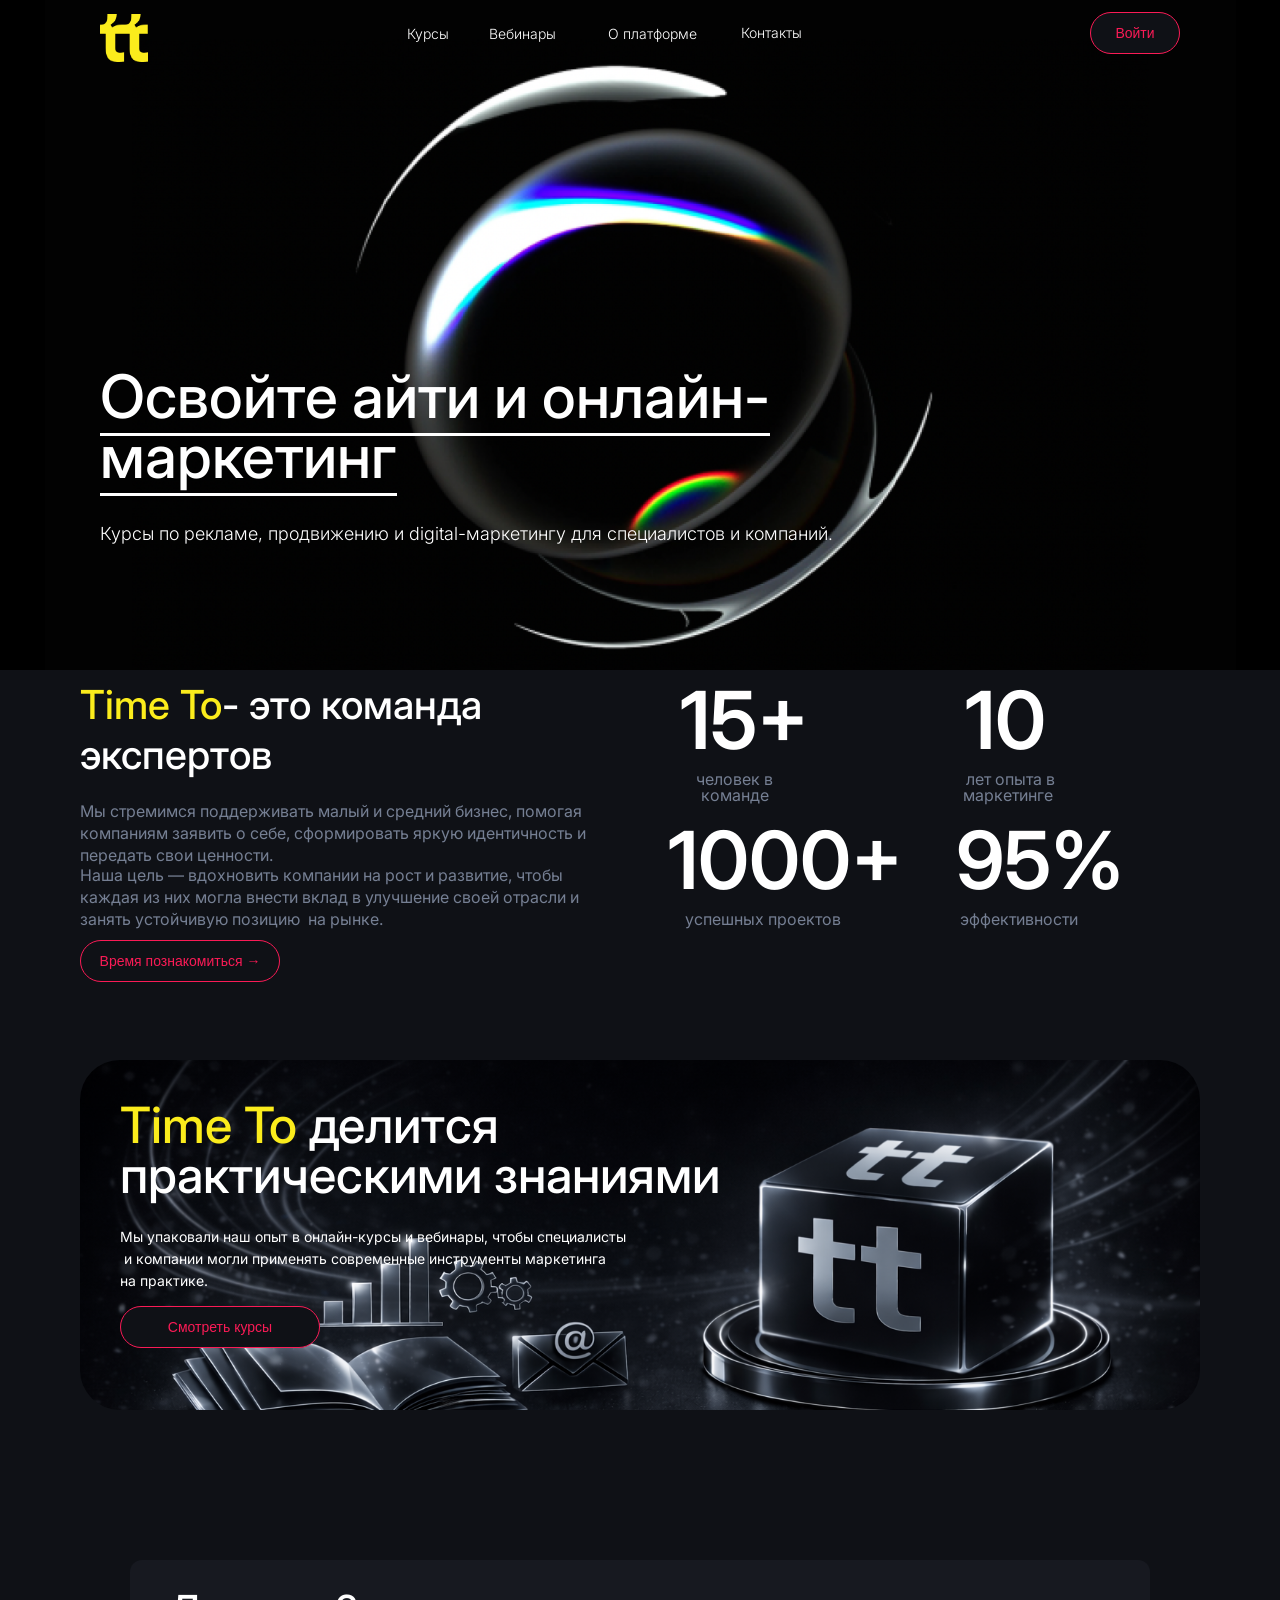
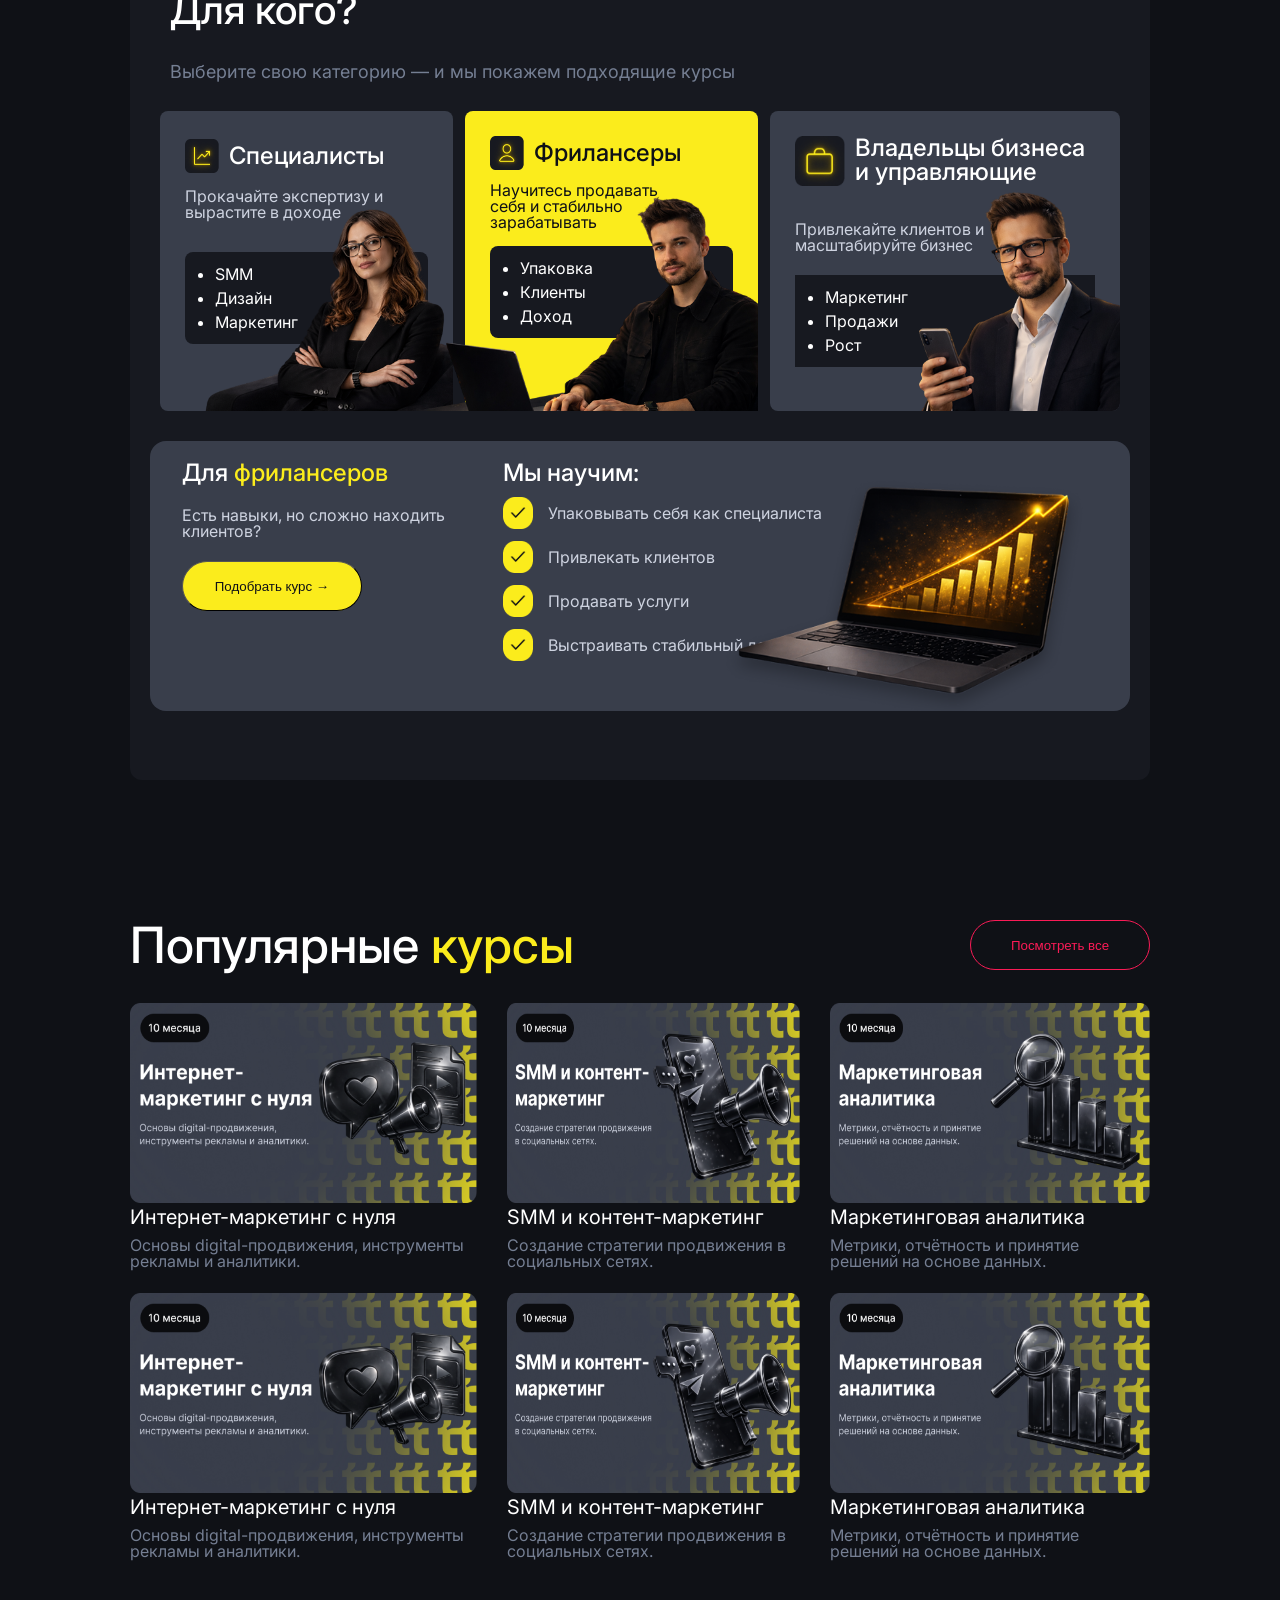
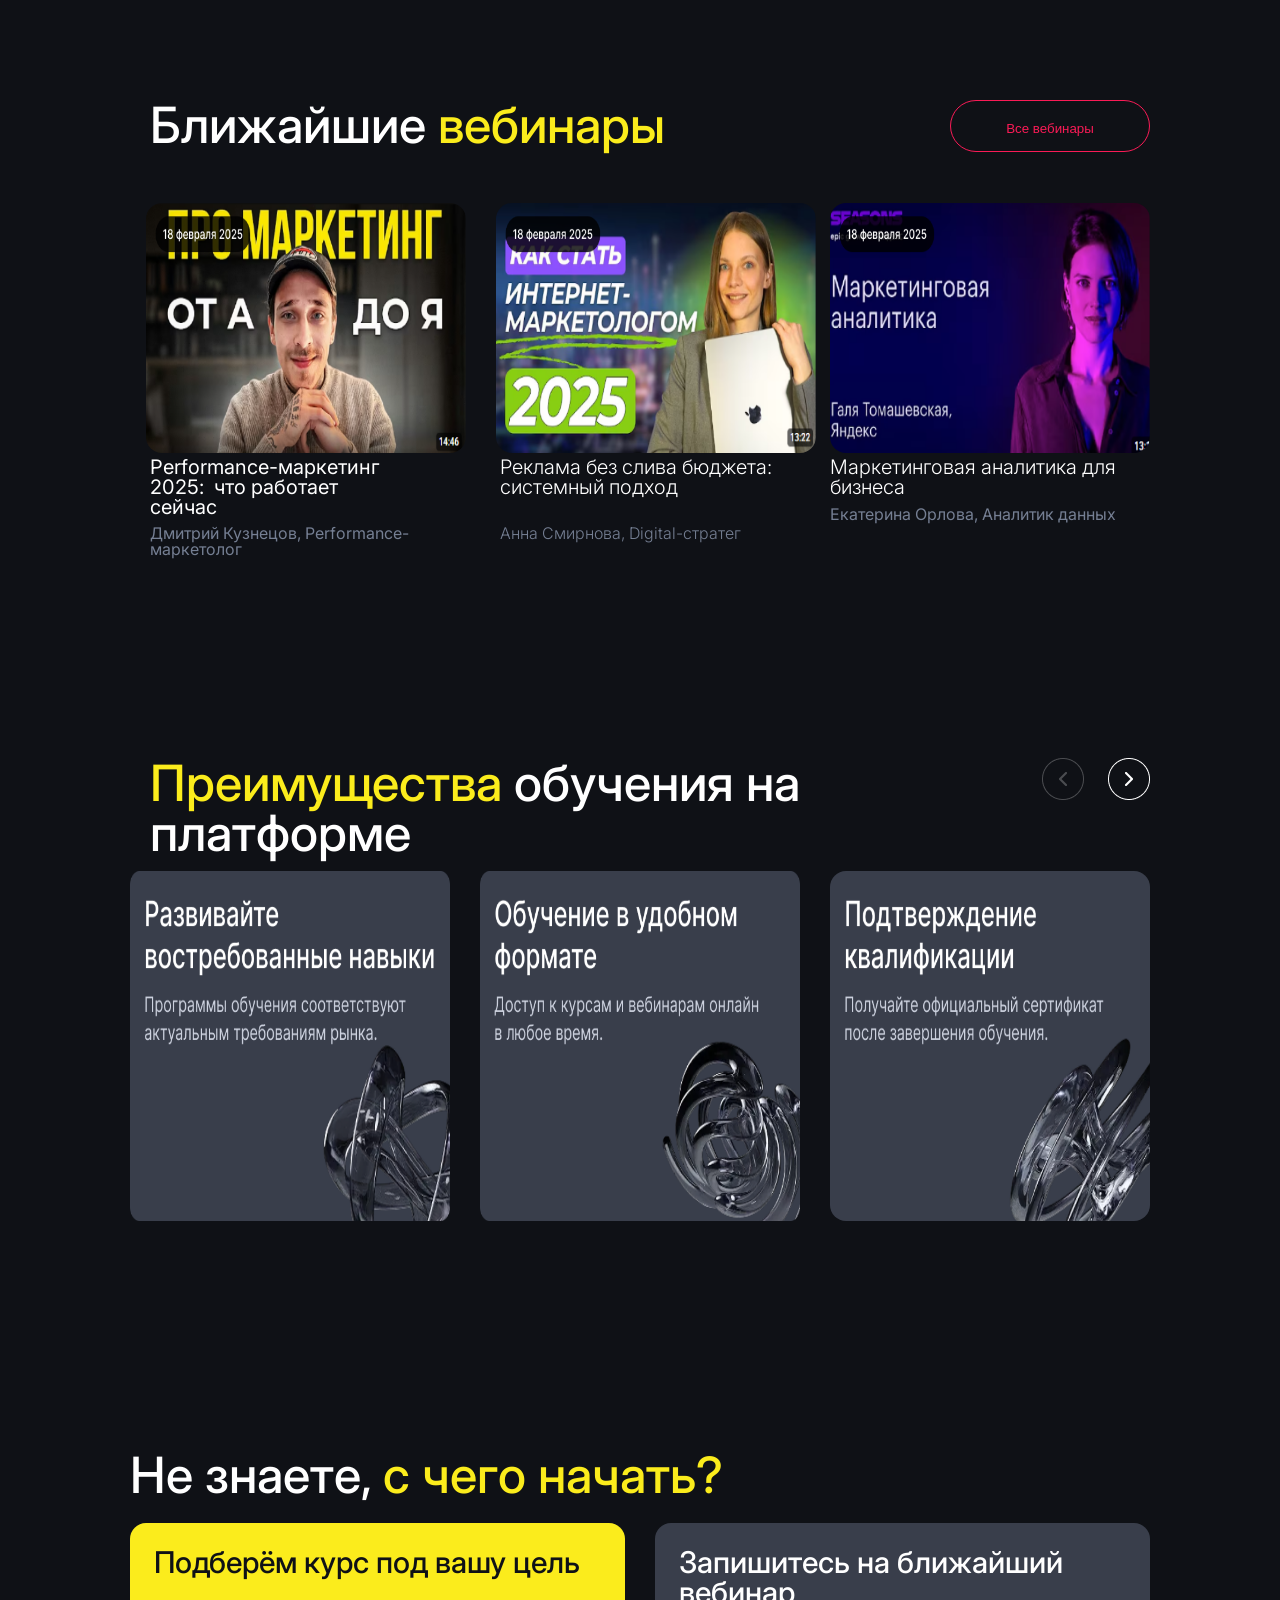
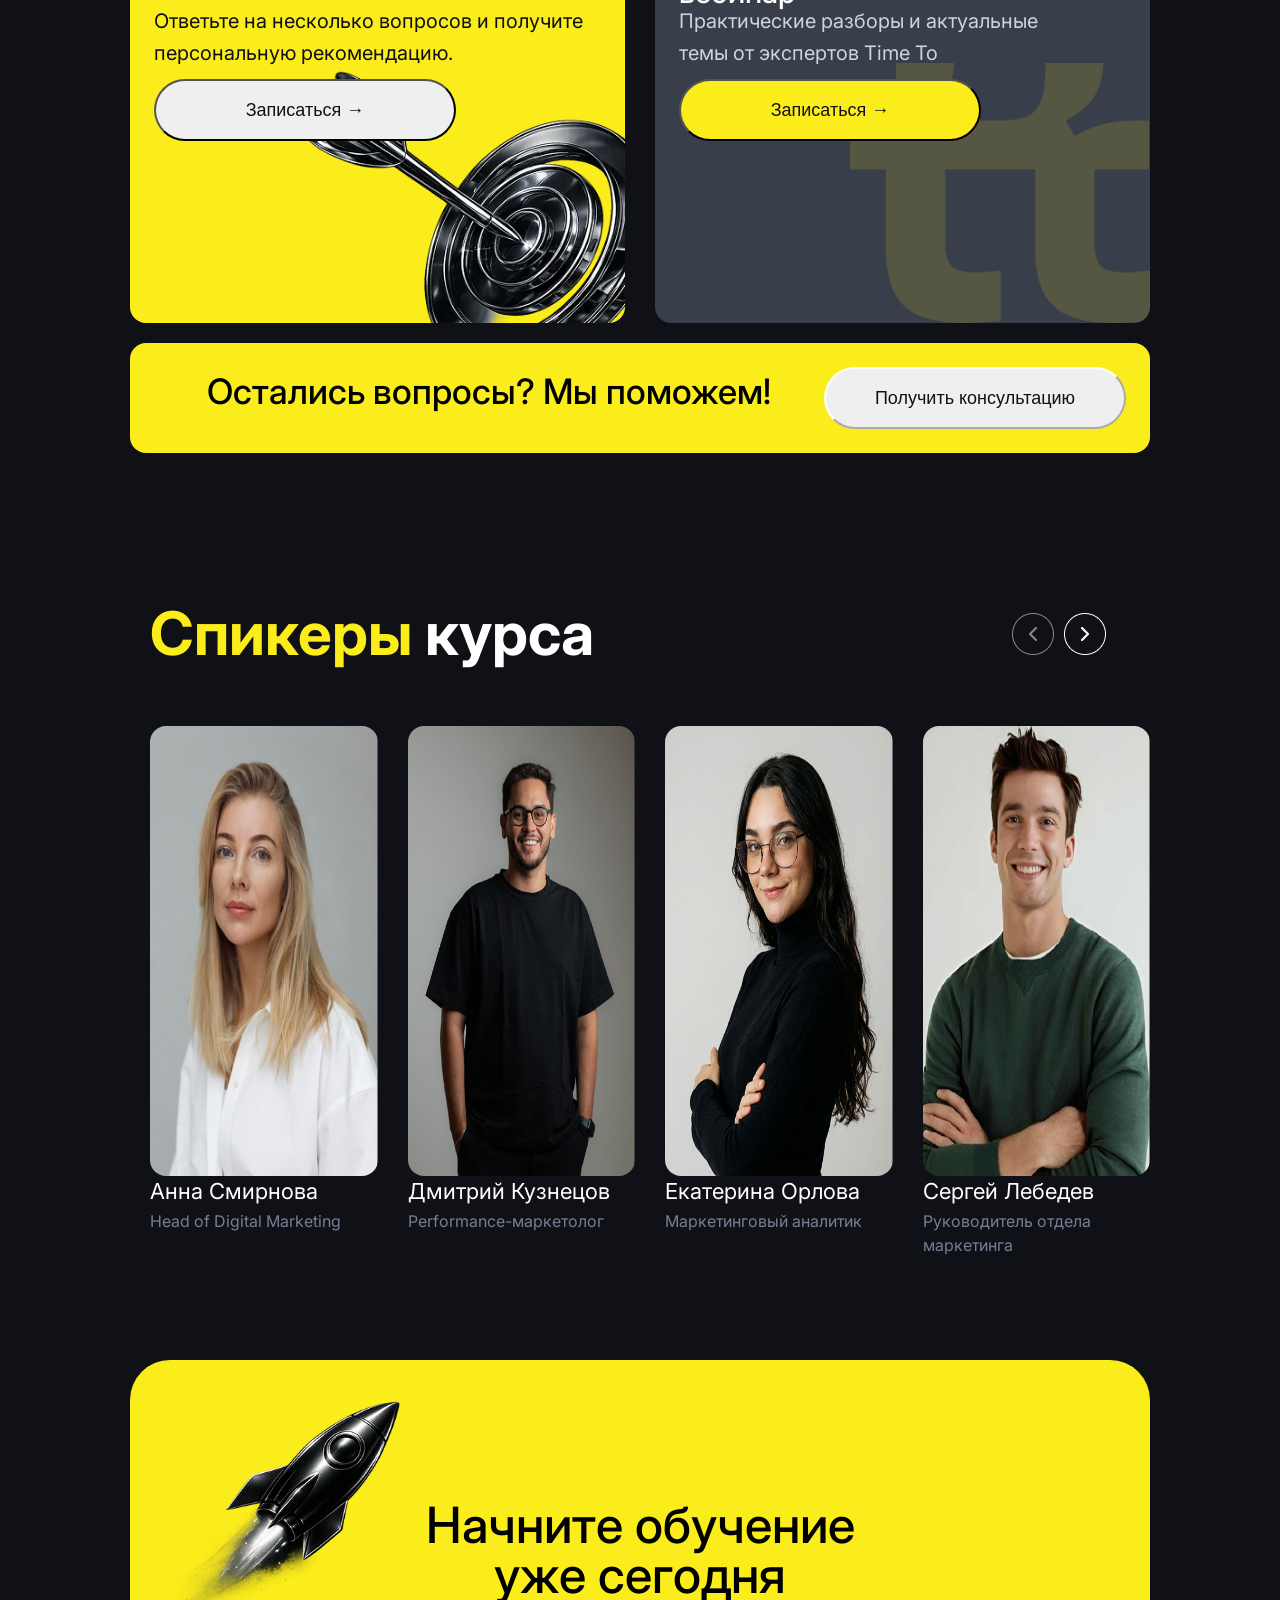
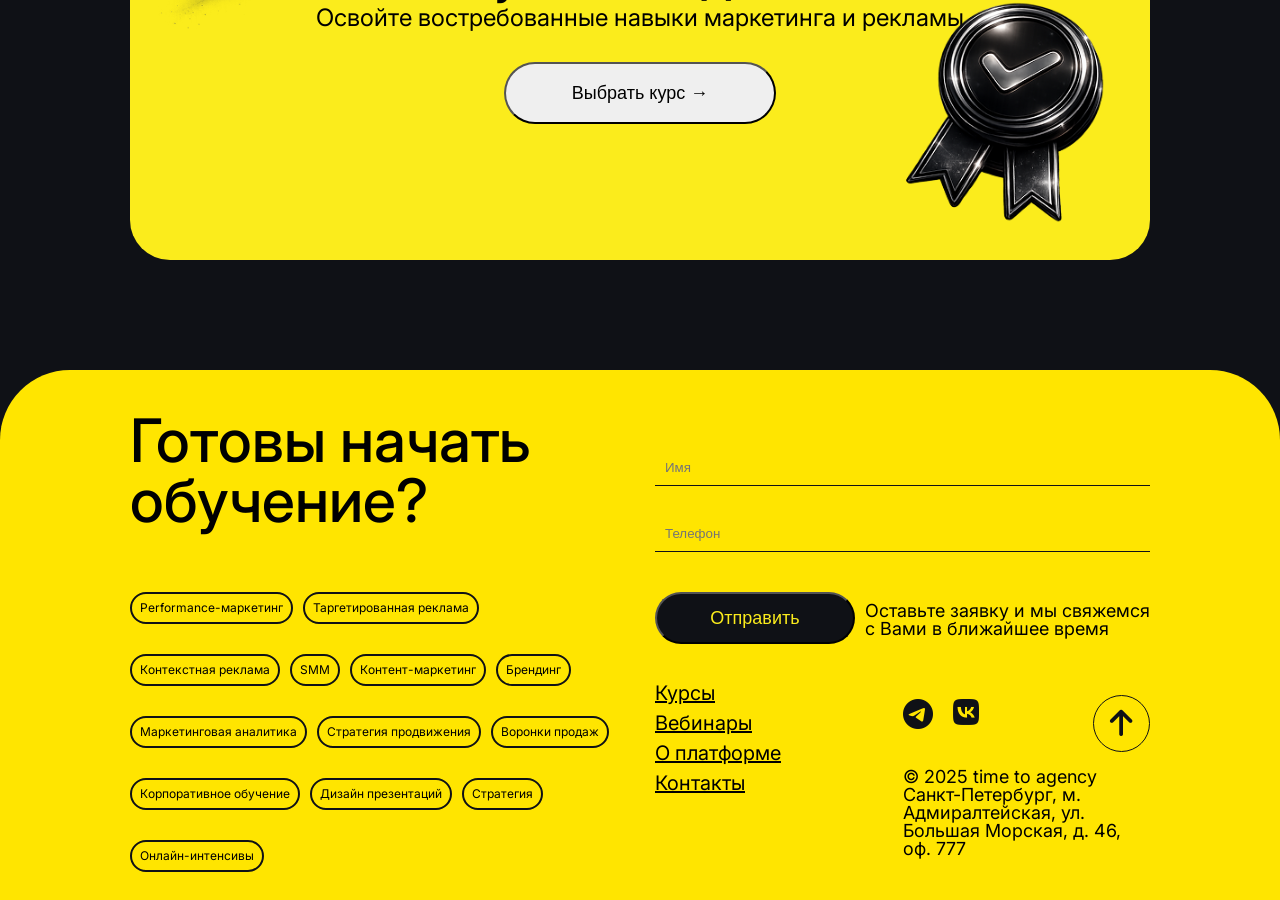
<file: index.html>
<!DOCTYPE html>
<html lang="en">
<head>
    <meta charset="UTF-8">
    <meta name="viewport" content="width=device-width, initial-scale=1.0">
    <link rel="stylesheet" href="./new-project.css">
    <link rel="stylesheet" href="./new-page-querry.css">
    <link rel="stylesheet" href="https://cdnjs.cloudflare.com/ajax/libs/font-awesome/6.5.1/css/all.min.css">
    <link rel="stylesheet" href="https://cdn.jsdelivr.net/npm/bootstrap-icons@1.13.1/font/bootstrap-icons.min.css">
    <link href="https://fonts.googleapis.com/css2?family=Inter:wght@100;300;400;500;600;700;900&display=swap" rel="stylesheet">
    <title>Document</title>
</head>
<body> 
    
    <section class="section_main">
    <header class="header">
        <nav class="nav">
            <ul class="ul_logo">  
                <li class="li_logo">
                    <img src="./assests/TT-logo.png" alt="logo" class="logo_png">
                </li>
            </ul >
            <ul class="ul_menu">
                <li class="menu_kursi"><a href="#">Курсы</a></li>
                <li class="menu_vebinari"><a href="#">Вебинары</a></li>
                <li class="menu_platforme"><a href="#">О платформе</a></li>
                <li class="menu_contact"><a href="#">Контакты</a></li>
            </ul>
            <ul class="ul_button">
                <li class="li_button">
                    <a href="#"><button class="button_menu">Войти</button></a>
                    <a href="#"><img src="./assests/menu-01.png" alt="menu-01" class="menu"></a>
                </li>
            </ul>
        </nav>
    </header>
        <div class="mainpage_title">

           <h1>Освойте айти и онлайн-маркетинг</h1>
           <p>Курсы по рекламе, продвижению и digital-маркетингу для специалистов и компаний.</p>
  
        </div>
           </section>
        <section class="section_second">
            <div class="expert_group">
                <div class="group_title">
                    <h2> <span class="highlight">Time To</span>- это команда экспертов </h2>
                    <p class="text_one">Мы стремимся поддерживать малый и средний бизнес, помогая компаниям заявить о себе, сформировать яркую идентичность и передать свои ценности.</p>
                    <p class="text_two">Наша цель — вдохновить компании на рост и развитие, чтобы каждая из них могла внести вклад в улучшение своей отрасли и занять устойчивую позицию  на рынке.</p>
                        

                    <button class="group_button">Время познакомиться →</button>
                </div>
                <div class="analysis">
                    <div class="analyse_part_first">
                        <div class="members">
                            <h2>15+</h2>
                            <p>человек в команде</p>
                        </div>
                        <div class="experience">
                            <h2>10</h2>
                            <p>лет опыта в маркетинге </p>
                        </div>
                    </div>
                    <div class="analyse_part_second">
                        <div class="projects">
                            <h2>1000+</h2>
                            <p>успешных проектов</p>
                        </div>
                        <div class="effectiveness">
                            <h2>95%</h2>
                            <p>эффективности</p>
                        </div>
                    </div>
                </div>
            </div>
            <div class="watch_curse">
                <div class="curse_title">
                    <h2><span class="highlight">Time To </span>делится практическими знаниями</h2>
                    <p>Мы упаковали наш опыт в онлайн-курсы и вебинары, чтобы специалисты  и компании могли применять современные инструменты маркетинга  на практике.</p>
                        <button class="curse_button">Смотреть курсы</button>
                    </div>
            </div>
        </section>
        <section class="section_third">
            <div class="short_information">
                <div class="info_short">
                    <h2>Для кого?</h2>
                    <p>Выберите свою категорию — и мы покажем подходящие курсы</p>
                    <div class="info_first">
                        <div class="specialists">
                            <div class="specialists_span"><img src="./assests/icon rise.png" alt="rise" class="icon_rise_png"> <h3>Специалисты</h3></div>
                            <p>Прокачайте экспертизу и вырастите в доходе</p>
                                <ul class="specialists_ul">
                                   <li>SMM</li>
                                   <li>Дизайн</li>
                                   <li>Маркетинг</li>
                                </ul>
                                <img src="./assests/specialist girl.png" alt="girl" class="specialist_girl">
                        </div>
                         <div class="freelancer">
                            <div class="freelancer_span"><img src="./assests/iconman.png" alt="rise" class="icon_rise_png"> <h3>Фрилансеры</h3></div>
                            <p>Научитесь продавать себя и стабильно зарабатывать</p>
                                <ul class="freelancer_ul">
                                   <li>Упаковка</li>
                                   <li>Клиенты</li>
                                   <li>Доход</li>
                                </ul>
                                <img src="./assests/freelancerboy.png" alt="boy" class="freelancer_boy">
                        </div>
                        <div class="infolast_second">
                            <img src="./assests/card (1).png" alt="card" class="card_png">
                        </div>
                        <div class="vladelsi">
                            <div class="vladelsi_title">
                                <img src="./assests/iconcase.png" alt="case" class="case_png">
                                <h2>Владельцы бизнеса и управляющие</h2>
                            </div>
                            <p>Привлекайте клиентов и масштабируйте бизнес</p>
                                <ul class="vladelsi_ul">
                                    <li>Маркетинг</li>
                                    <li>Продажи</li>
                                    <li>Рост</li>
                                </ul>
                                <img src="./assests/vladelsi uncle.png" alt="uncle" class="vladelsi_uncle">
                        </div>
                            
                    </div>
                    <div class="info_last">
                        <div class="freelancers_benefit">
                            <h4>Для <span class="highlight">фрилансеров</span></h4>
                            <p>Есть навыки, но сложно находить клиентов?</p>
                            <button>Подобрать курс →</button>
                        </div>
                        <div class="we_teach">
                            <h4>Мы научим:</h4>
                            <div class="instuctions"><img src="./assests/Frame 2087326141.png" alt="frameicon"><p>Упаковывать себя как специалиста</p></div>
                            <div class="instuctions"><img src="./assests/Frame 2087326141.png" alt="frameicon"><p>Привлекать клиентов</p></div>
                            <div class="instuctions"><img src="./assests/Frame 2087326141.png" alt="frameicon"><p>Продавать услуги</p></div>
                            <div class="instuctions"><img src="./assests/Frame 2087326141.png" alt="frameicon"><p>Выстраивать стабильный доход</p></div>
                        </div>
                        <img src="./assests/image-Photoroom (38) 1.png" alt="forfreelanseer" class="for_freelancer">
                    </div>
                </div>
            </div>
        </section>  
        <section class="section_four">
            <div class="famous_curses">
                <div class="famouscurse_title">
                    <h2>Популярные <span class="highlight">курсы</span></h2>
                    <button class="fmcurse_button">Посмотреть все</button>
                </div>
                <div class="famouscurse_parts">
                    <div class="item_first">
                        <span class="fmcurse_img">
                             <img src="./assests/internet-marketing.png" alt="internet-marketing" class="fmcurse_png">
                         </span>
                         <span class="fmitem_definition">
                             <h4>Интернет-маркетинг с нуля</h4>
                            <p>Основы digital-продвижения, инструменты рекламы и аналитики.</p>
                         </span>
                     </div>
                    <div class="item_second">
                        <span class="fmcurse_img">
                             <img src="./assests/camera.png" alt="internet-marketing" class="fmcurse_png">
                        </span>
                        <span class="fmt_shortdef">
                            <h4>SMM и контент-маркетинг</h4>
                            <p>Создание стратегии продвижения в социальных сетях.</p>

                        </span>
                    </div>
                    <div class="item_third">
                        <span class="fmcurse_img">
                             <img src="./assests/second_camera.png" alt="internet-marketing" class="fmcurse_png">
                         </span>
                         <span class="fmitem_definition">
                            <h4>Маркетинговая аналитика</h4>
                            <p>Метрики, отчётность и принятие решений на основе данных.</p>
                         </span>
                    </div>
                   
                  <button class="fmcurse_button_two">Посмотреть все</button>
                </div>
                <div class="famouscurse_parts">
                     <div class="item_four">
                        <span class="fmcurse_img">
                            <img src="./assests/internet-marketing.png" alt="internet-marketing" class="fmcurse_png">
                        </span>
                        <span class="fmitem_definition">
                            <h4>Интернет-маркетинг с нуля</h4>
                            <p>Основы digital-продвижения, инструменты рекламы и аналитики.</p>
                        </span>
                    </div>
                    <div class="item_five">
                        <span class="fmcurse_img">
                             <img src="./assests/camera.png" alt="internet-marketing" class="fmcurse_png">
                         </span>
                         <span class="fmt_shortdef">
                            <h4>SMM и контент-маркетинг</h4>
                            <p>Создание стратегии продвижения в социальных сетях.</p>
                         </span>
                    </div>
                    <div class="item_six">
                        <span class="fmcurse_img">
                            <img src="./assests/second_camera.png" alt="internet-marketing" class="fmcurse_png">
                        </span>
                        <span class="fmitem_definition">
                            <h4>Маркетинговая аналитика</h4>
                            <p>Метрики, отчётность и принятие решений на основе данных.</p>
                        </span>
                    </div>
                </div>
            </div>


        </section>
        <section class="section_five">
            <div class="sectionfive_title">
                <h2>Ближайшие <span class="highlight">вебинары</span> </h2>
                <button class="sectionfive_button">Все вебинары</button>
            </div>
            <div class="Upcoming_webinars">
                <div class="firstvd_curse">
                    <span class="promkt_curse">
                        <img src="./assests/pro_marketin.png" alt="promarketing" class="promarketing">
                    </span>
                    <span class="procurse_def">
                        <h4>Performance-маркетинг 2025:  что работает сейчас</h4>
                        <p>Дмитрий Кузнецов, Performance-маркетолог</p>
                    </span>
                </div>
                <div class="secondvd_curse">
                    <span class="marketolog_curse">
                        <img src="./assests/internet_marketolog.png" alt="marketolog" class="marketolog">
                    </span>
                    <span class="marketologcurse_def">
                        <h4>Реклама без слива бюджета: системный подход</h4>
                        <p>Анна Смирнова, Digital-стратег</p>
                    </span>
                </div>
                <div class="thirdvd_curse">
                    <span class="analitika">
                        <img src="./assests/marketing analitika.png" alt="analitika" class="analitika_png">
                    </span>
                    <span class="analitika_def">
                        <h4>Маркетинговая аналитика для бизнеса</h4>
                        <p>Екатерина Орлова, Аналитик данных</p>
                    </span>
                </div>
            </div>
             <button class="sectionfive_button_two">Все вебинары</button>
            <div class="advantages">
                <div class="adventage_title">
                     <h2><span class="highlight">Преимущества</span> обучения на платформе</h2>
                    <div class="frame_iconsdiv">

                         <div class="">
                             <img src="./assests/Frame 2087326108.png" alt="frame" class="icon_first">
                         </div>
                         <div class="">
                              <img src="./assests/2Frame 2087326109.png" alt="2Frame" class="icon_second">
                          </div>
                    
                        
                </div>
                   
                    
                   
                </div>
               
                <div class="explore_adventages">
                    <div class="develop_skills">
                        <img src="./assests/razvivayti.png" alt="razvivayte" class="razvivayte">
                    </div>
                    <div class="simple_format">
                        <img src="./assests/obichni.png" alt="obichni" class="obichni">
                    </div>
                    <div class="qualifications">
                        <img src="./assests/kvalifikatsiy.png" alt="vladelsi" class="qualification">
                    </div>
                </div>
            </div>
                
           

        </section>
        <section class="section_six">
            <div class="getting_started">
                <div class="gettingstarted_title">
                    <h2>Не знаете, <span class="highlight"> с чего начать?</span></h2>
                </div>
                <div class="goals_andsign_div">

                    <div class="coursefor_goals">
                    <h4>Подберём курс под вашу цель</h4>
                    <p>Ответьте на несколько вопросов и получите персональную рекомендацию.</p>
                    <button class="crfgoals_button">Записаться →</button>
                    </div>


                    <div class="sign_up">
                   <h4>Запишитесь на ближайший вебинар</h4>
                   <p>Практические разборы и актуальные темы от экспертов Time To</p>
                   <button class="signup_button">Записаться →</button>
                     </div>
                    
                </div>
                 <div class="sectionsix_buttom">
                        <h3>Остались вопросы? Мы поможем!</h3>
                        <button class="sctsx_button">Получить консультацию</button>
                     </div>
            </div>
                       <div class="sectionsix_part">




             <span class="sctsxpart_title">

            <h2><span class="highlight">Спикеры </span>курса</h2>
             <span class="sctxpart_image">
                <span><img src="./assests/Frame 2087326108.png" alt="frame" class="sctxpart_png"></span>
                <span><img src="./assests/2Frame 2087326109.png" alt="2Frame" class="sctxpart_png"></span>
            </span>
           </span> 
           <div class="stikers">
            <div class="girlone_div">
                 <img src="./assests/imggirl1.png" alt="girl1" class="girl_one">
              <h4>Анна Смирнова</h4>
              <p>Head of Digital Marketing</p>
            </div>
            <div class="other_options">
                <img src="./assests/imgboy1.png" alt="boy1" class="boy_one">
                <h4>Дмитрий Кузнецов</h4>
                <p>Performance-маркетолог</p>
            </div>
            <div class="other_options">
                <img src="./assests/imggirl2.png" alt="girl2" class="girl_two">
                <h4>Екатерина Орлова</h4>
                <p>Маркетинговый аналитик</p>
            </div>
            <div class="other_options">
                <img src="./assests/imgboy2.png" alt="girl2" class="boy_two">
                <h4>Сергей Лебедев</h4>
                <p>Руководитель отдела маркетинга</p>
            </div>
             
           </div>    
            </div>
        </section>
        <section class="section_seven">
            <div class="start_learning">
                <img src="./assests/label.png" alt="label" class="label_png">
                <img src="./assests/rocket.png" alt="rocket" class="rocket_png">
                <h2>Начните обучение уже сегодня</h2>
                <p>Освойте востребованные навыки маркетинга и рекламы</p>
                <a href="https://t.me/Lifesnap_us"><button class="startlearning_button">Выбрать курс →</button></a>
            </div>
          
           

        </section>
        <footer class="cta_footer">
<div class="cta_container">

    <!-- LEFT -->
    <div class="cta_left">
      <h2>Готовы начать обучение?</h2>

      <div class="tags">
        <span>Performance-маркетинг</span>
        <span>Таргетированная реклама</span>
        <span>Контекстная реклама</span>
        <span>SMM</span>
        <span>Контент-маркетинг</span>
        <span>Брендинг</span>
        <span>Маркетинговая аналитика</span>

         <span>Стратегия продвижения</span>
        <span>Воронки продаж</span>
        <span>Корпоративное обучение</span>
        <span>Дизайн презентаций</span>
        <span>Стратегия</span>
        <span>Онлайн-интенсивы</span>
       
      </div>
    </div>

    <!-- RIGHT -->
    <div class="cta_right">
      <input type="text" placeholder="Имя">
      <input type="text" placeholder="Телефон">
        <div class="button_span">
            <button>Отправить</button>
            <div class="inputbtm_span">Оставьте заявку и мы свяжемся с Вами в  ближайшее время</div>
        </div>
      


      <div class="ctaright_part">
        <div class="part_first">
            <h4>Курсы</h4>
            <h4>Вебинары</h4>
            <h4>О платформе</h4>
            <h4>Контакты</h4>
        </div>
        <div class="part_last">
            <div class="ctaright_icons">
                 <a href="#" class="prtl_item">

                     <i class="bi bi-telegram"></i>

                        <i class="fa-brands fa-vk"></i>
                    
                      
                    </a>

                    <a href="#" class="uprow_circle">
                       <i class="fa-solid fa-arrow-up"></i>
                    </a>
            </div>
            <p>©️ 2025 time to agency
                    Санкт-Петербург, м. Адмиралтейская,
                    ул. Большая Морская, д. 46, оф. 777</p>


        </div>
      </div>
    </div>

  </div>
</footer>
    
</body>
</html>
</file>
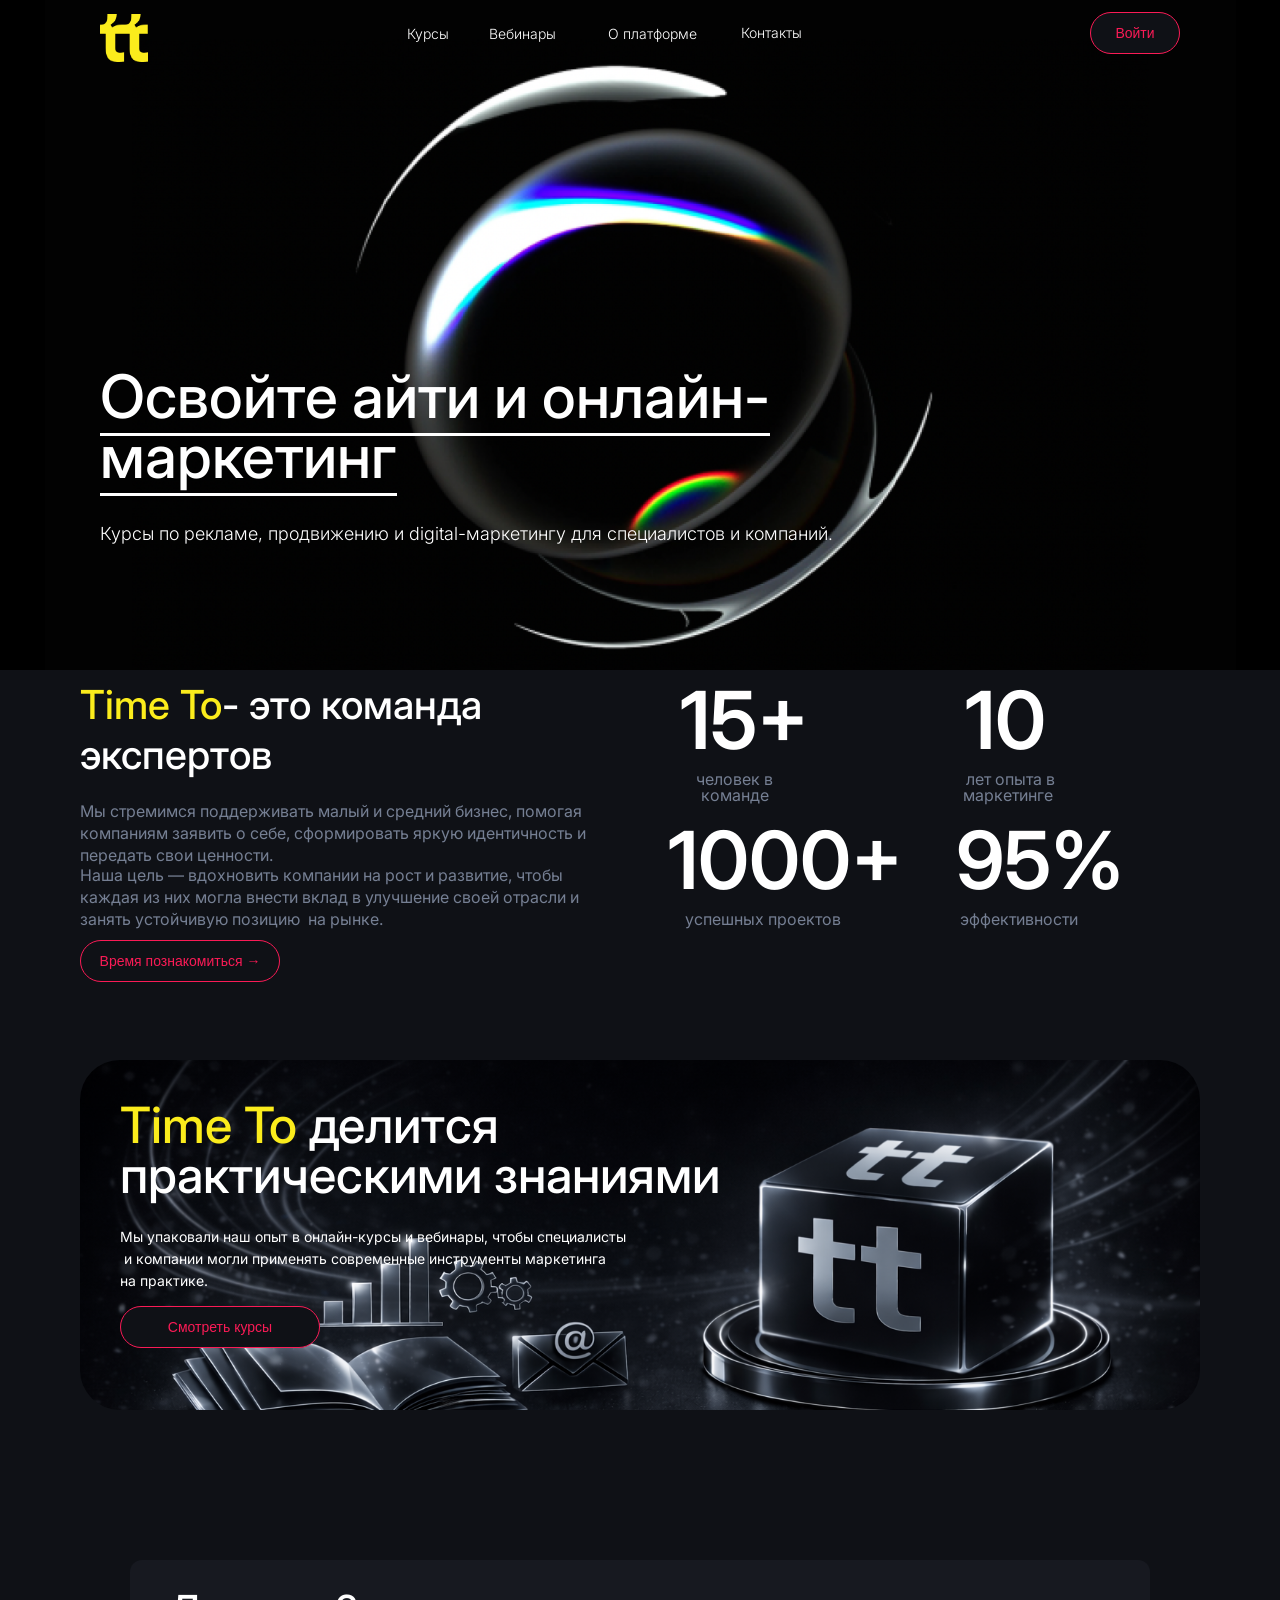
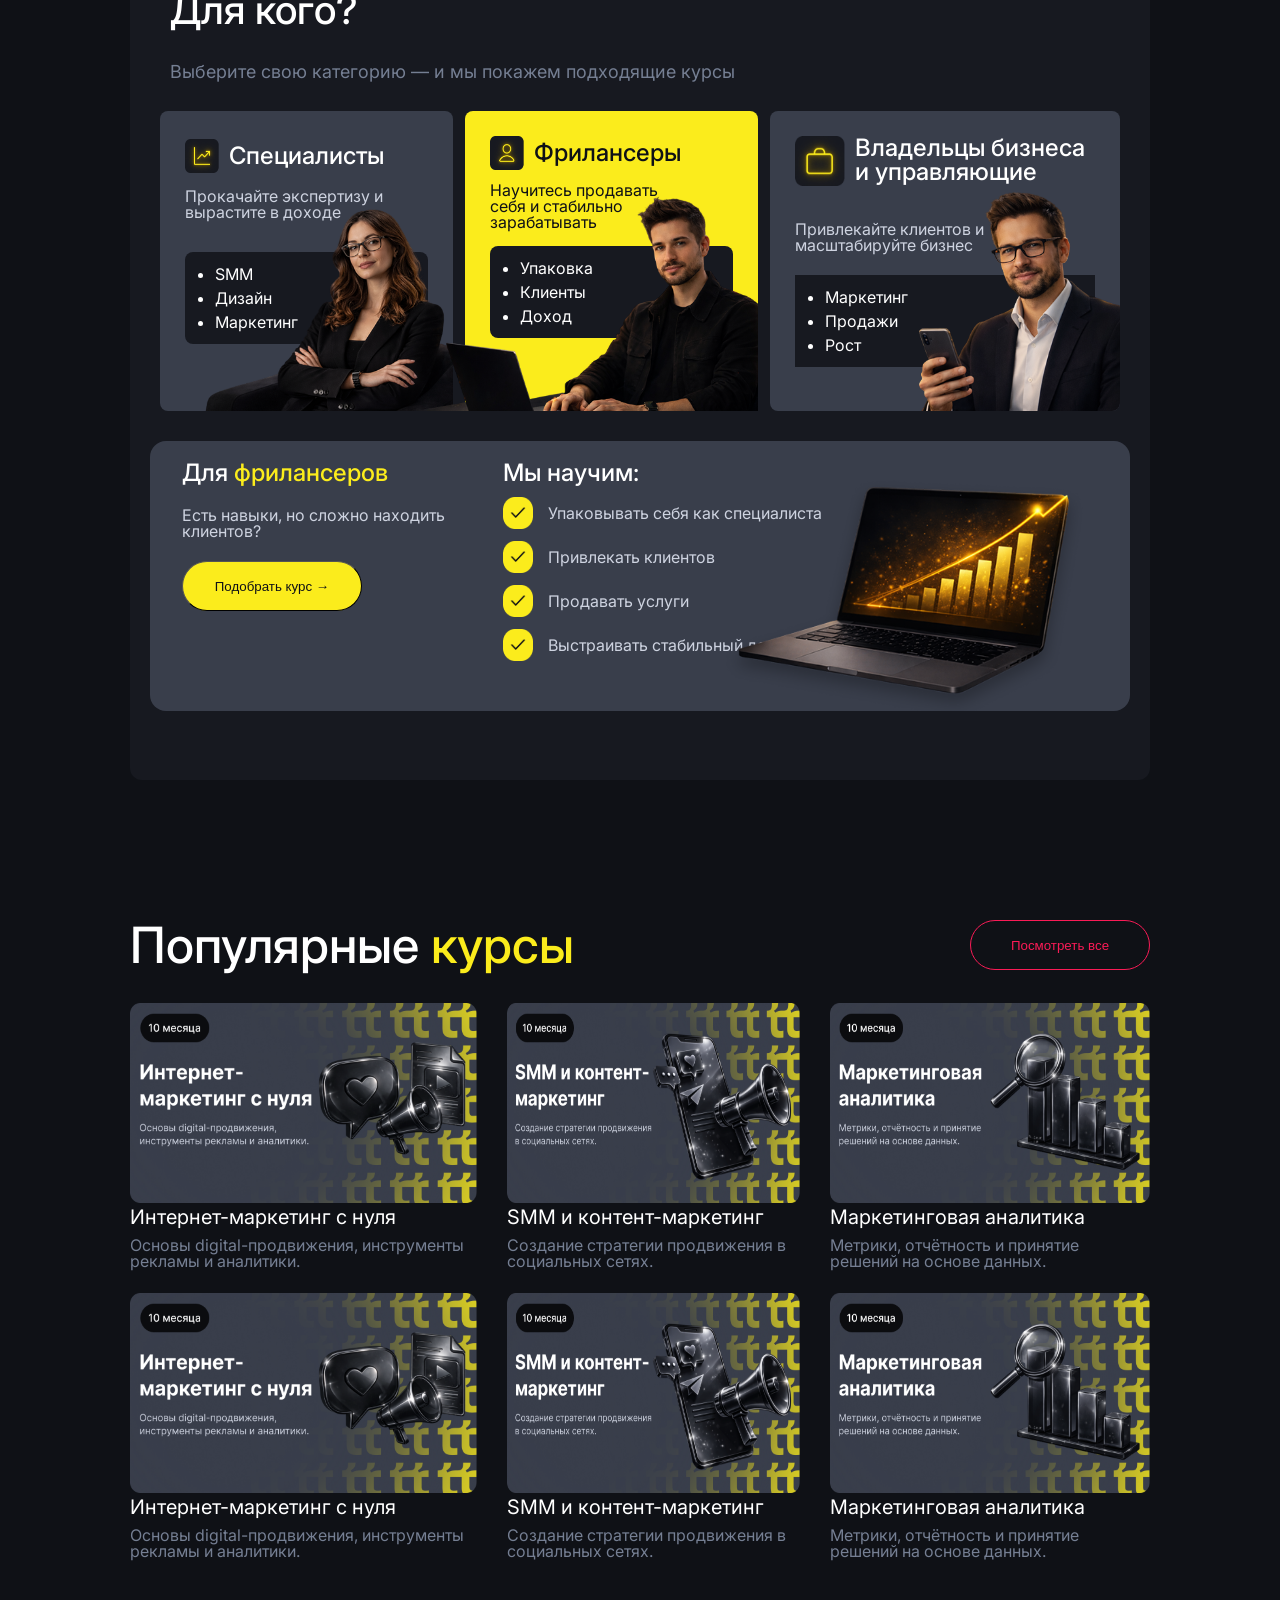
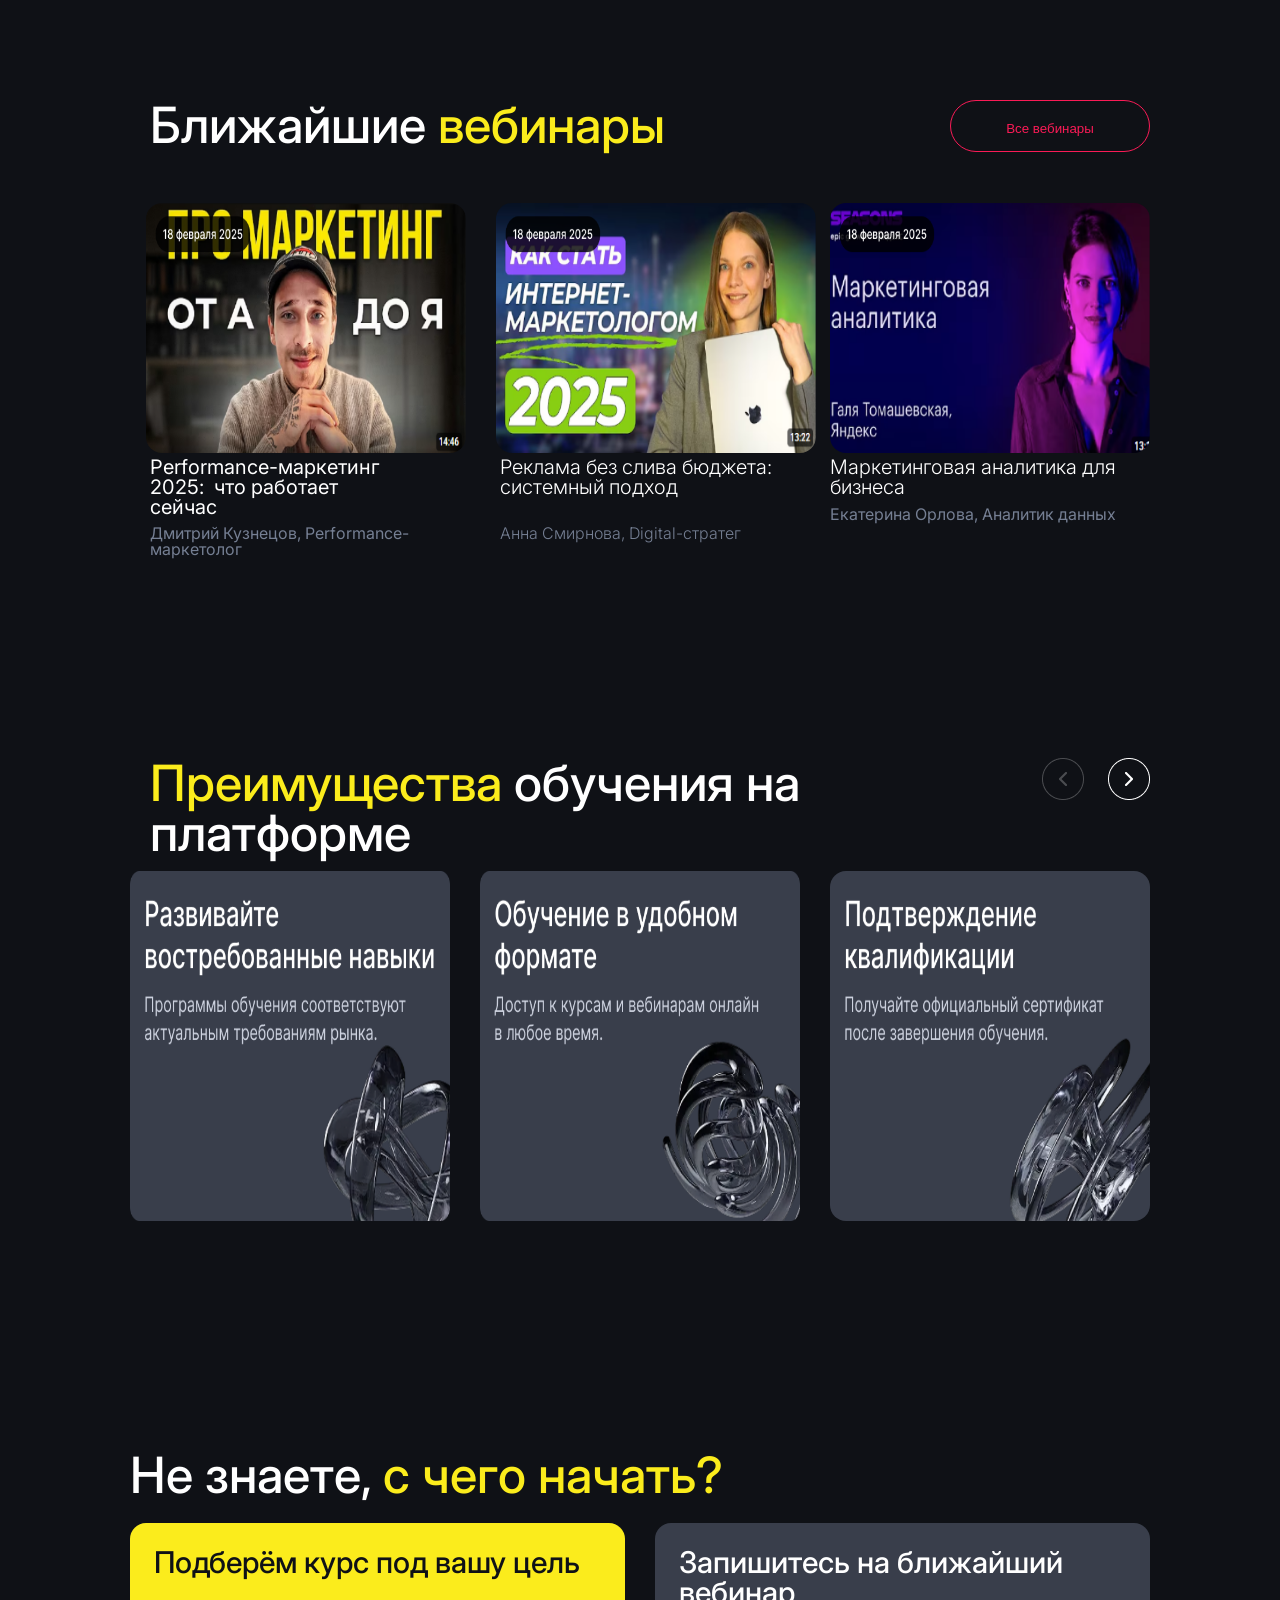
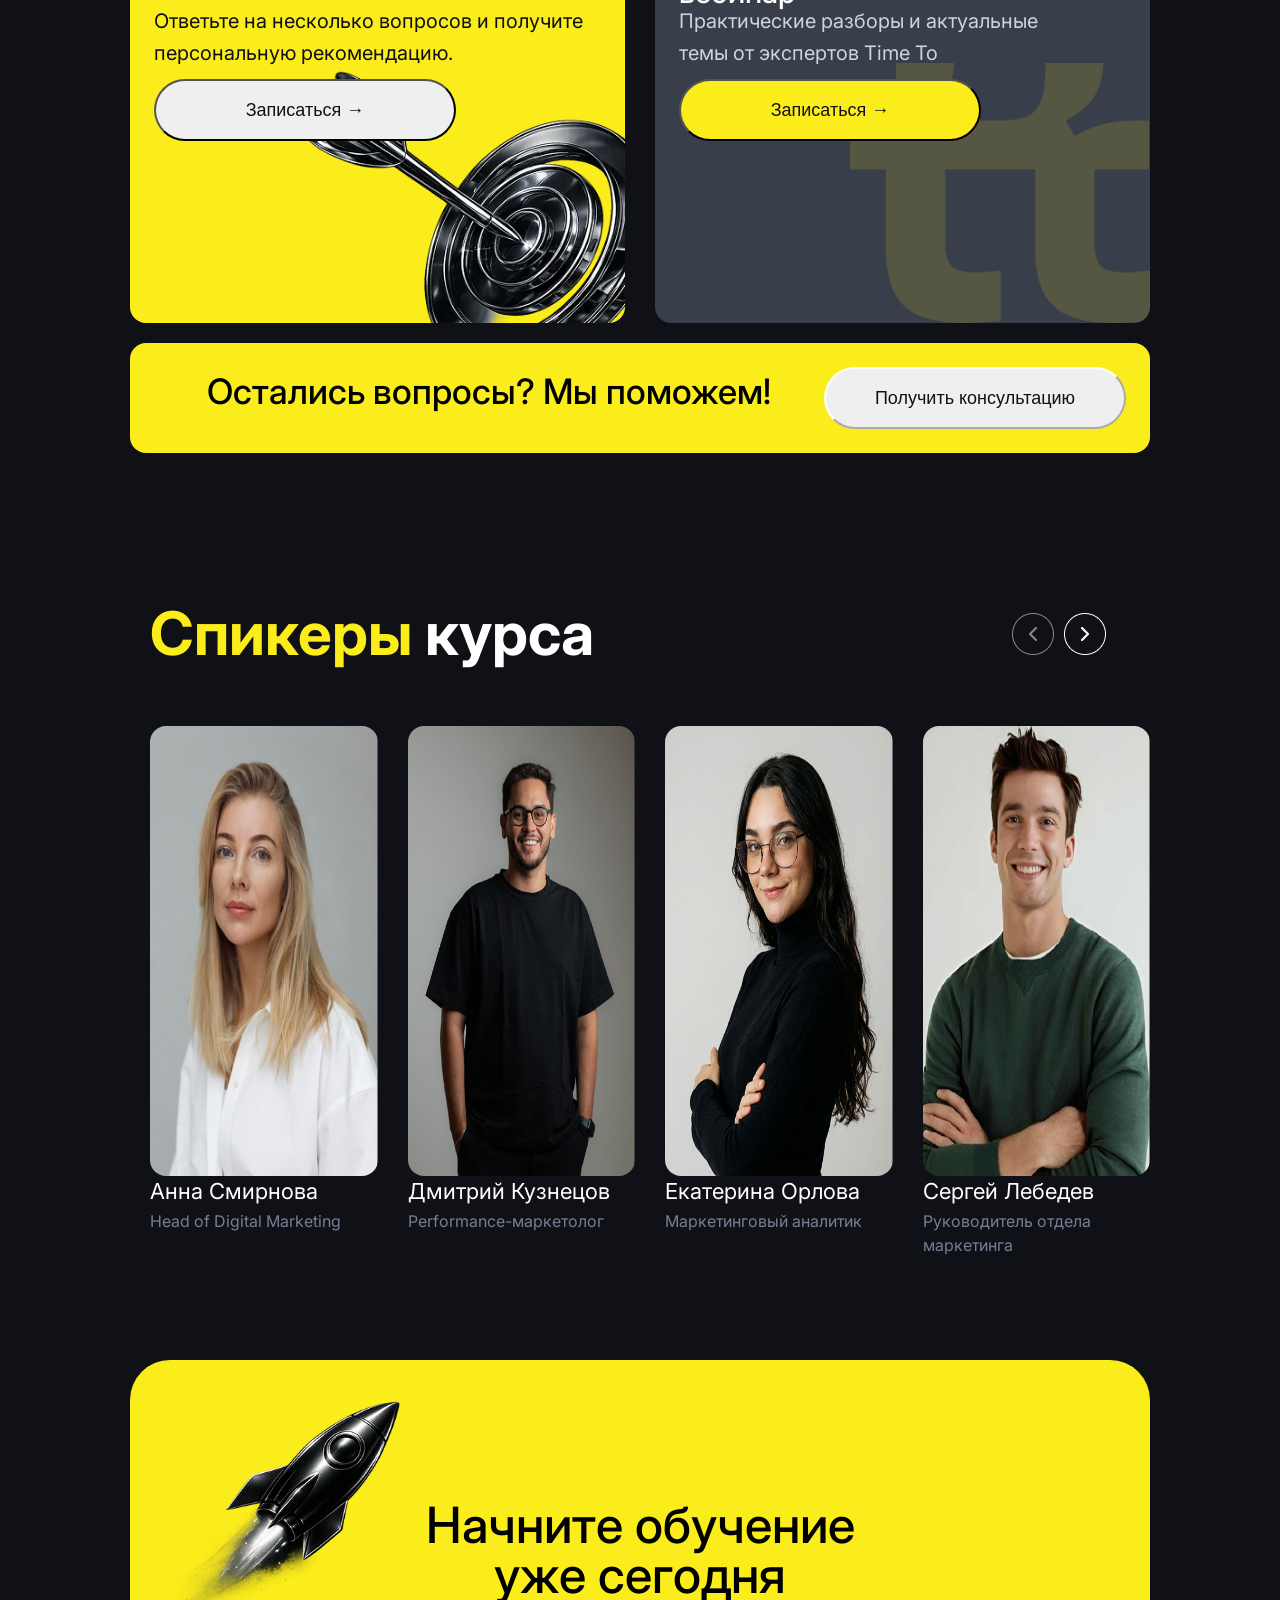
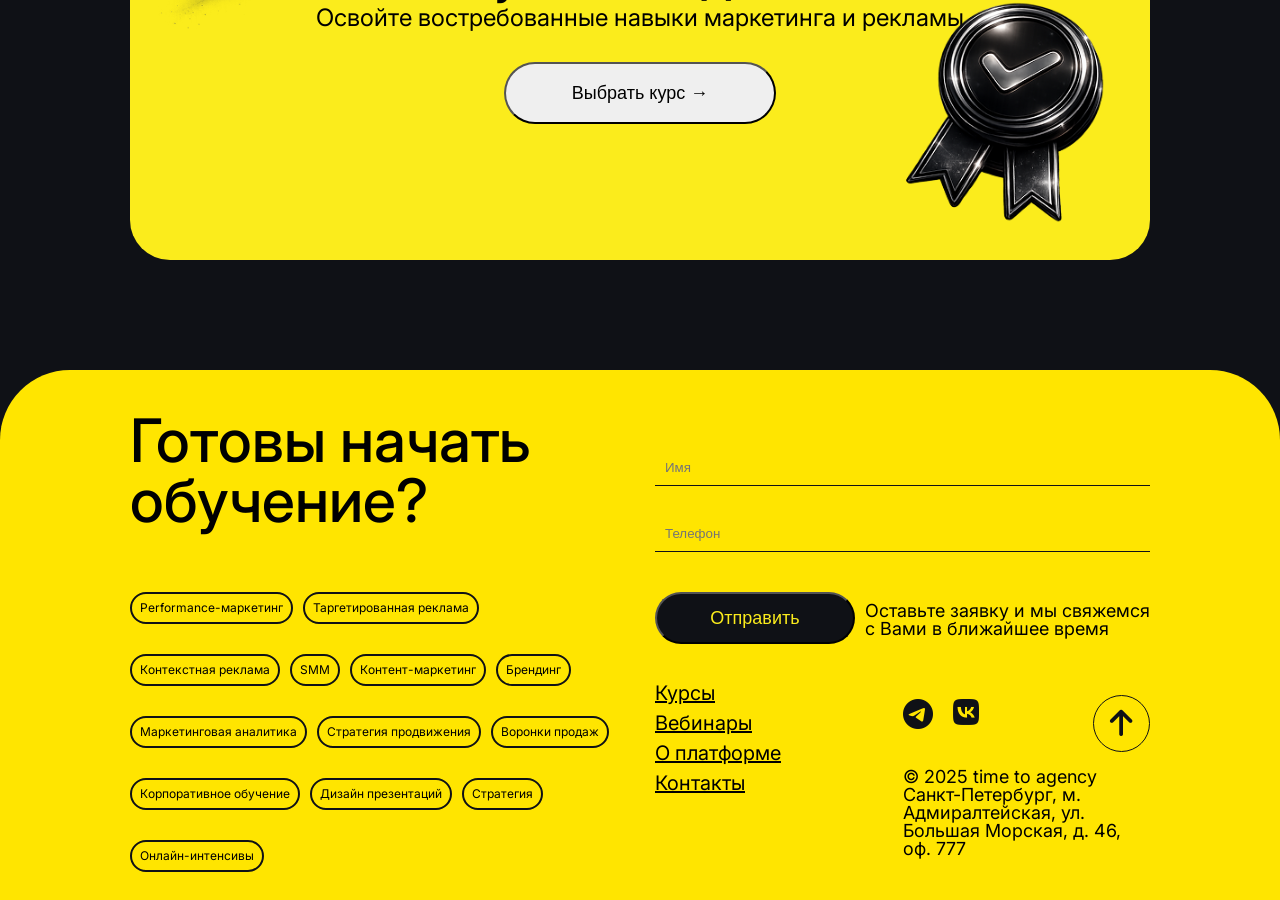
<file: index..html>
<!DOCTYPE html>
<html lang="en">
<head>
    <meta charset="UTF-8">
    <meta name="viewport" content="width=device-width, initial-scale=1.0">
    <link rel="stylesheet" href="./new-project.css">
    <link rel="stylesheet" href="./new-page-querry.css">
    <link rel="stylesheet" href="https://cdnjs.cloudflare.com/ajax/libs/font-awesome/6.5.1/css/all.min.css">
    <link rel="stylesheet" href="https://cdn.jsdelivr.net/npm/bootstrap-icons@1.13.1/font/bootstrap-icons.min.css">
    <link href="https://fonts.googleapis.com/css2?family=Inter:wght@100;300;400;500;600;700;900&display=swap" rel="stylesheet">
    <title>Document</title>
</head>
<body> 
    
    <section class="section_main">
    <header class="header">
        <nav class="nav">
            <ul class="ul_logo">  
                <li class="li_logo">
                    <img src="./assests/TT-logo.png" alt="logo" class="logo_png">
                </li>
            </ul >
            <ul class="ul_menu">
                <li class="menu_kursi"><a href="#">Курсы</a></li>
                <li class="menu_vebinari"><a href="#">Вебинары</a></li>
                <li class="menu_platforme"><a href="#">О платформе</a></li>
                <li class="menu_contact"><a href="#">Контакты</a></li>
            </ul>
            <ul class="ul_button">
                <li class="li_button">
                    <a href="#"><button class="button_menu">Войти</button></a>
                    <a href="#"><img src="./assests/menu-01.png" alt="menu-01" class="menu"></a>
                </li>
            </ul>
        </nav>
    </header>
        <div class="mainpage_title">

           <h1>Освойте айти и онлайн-маркетинг</h1>
           <p>Курсы по рекламе, продвижению и digital-маркетингу для специалистов и компаний.</p>
  
        </div>
           </section>
        <section class="section_second">
            <div class="expert_group">
                <div class="group_title">
                    <h2> <span class="highlight">Time To</span>- это команда экспертов </h2>
                    <p class="text_one">Мы стремимся поддерживать малый и средний бизнес, помогая компаниям заявить о себе, сформировать яркую идентичность и передать свои ценности.</p>
                    <p class="text_two">Наша цель — вдохновить компании на рост и развитие, чтобы каждая из них могла внести вклад в улучшение своей отрасли и занять устойчивую позицию  на рынке.</p>
                        

                    <button class="group_button">Время познакомиться →</button>
                </div>
                <div class="analysis">
                    <div class="analyse_part_first">
                        <div class="members">
                            <h2>15+</h2>
                            <p>человек в команде</p>
                        </div>
                        <div class="experience">
                            <h2>10</h2>
                            <p>лет опыта в маркетинге </p>
                        </div>
                    </div>
                    <div class="analyse_part_second">
                        <div class="projects">
                            <h2>1000+</h2>
                            <p>успешных проектов</p>
                        </div>
                        <div class="effectiveness">
                            <h2>95%</h2>
                            <p>эффективности</p>
                        </div>
                    </div>
                </div>
            </div>
            <div class="watch_curse">
                <div class="curse_title">
                    <h2><span class="highlight">Time To </span>делится практическими знаниями</h2>
                    <p>Мы упаковали наш опыт в онлайн-курсы и вебинары, чтобы специалисты  и компании могли применять современные инструменты маркетинга  на практике.</p>
                        <button class="curse_button">Смотреть курсы</button>
                    </div>
            </div>
        </section>
        <section class="section_third">
            <div class="short_information">
                <div class="info_short">
                    <h2>Для кого?</h2>
                    <p>Выберите свою категорию — и мы покажем подходящие курсы</p>
                    <div class="info_first">
                        <div class="specialists">
                            <div class="specialists_span"><img src="./assests/icon rise.png" alt="rise" class="icon_rise_png"> <h3>Специалисты</h3></div>
                            <p>Прокачайте экспертизу и вырастите в доходе</p>
                                <ul class="specialists_ul">
                                   <li>SMM</li>
                                   <li>Дизайн</li>
                                   <li>Маркетинг</li>
                                </ul>
                                <img src="./assests/specialist girl.png" alt="girl" class="specialist_girl">
                        </div>
                         <div class="freelancer">
                            <div class="freelancer_span"><img src="./assests/iconman.png" alt="rise" class="icon_rise_png"> <h3>Фрилансеры</h3></div>
                            <p>Научитесь продавать себя и стабильно зарабатывать</p>
                                <ul class="freelancer_ul">
                                   <li>Упаковка</li>
                                   <li>Клиенты</li>
                                   <li>Доход</li>
                                </ul>
                                <img src="./assests/freelancerboy.png" alt="boy" class="freelancer_boy">
                        </div>
                        <div class="infolast_second">
                            <img src="./assests/card (1).png" alt="card" class="card_png">
                        </div>
                        <div class="vladelsi">
                            <div class="vladelsi_title">
                                <img src="./assests/iconcase.png" alt="case" class="case_png">
                                <h2>Владельцы бизнеса и управляющие</h2>
                            </div>
                            <p>Привлекайте клиентов и масштабируйте бизнес</p>
                                <ul class="vladelsi_ul">
                                    <li>Маркетинг</li>
                                    <li>Продажи</li>
                                    <li>Рост</li>
                                </ul>
                                <img src="./assests/vladelsi uncle.png" alt="uncle" class="vladelsi_uncle">
                        </div>
                            
                    </div>
                    <div class="info_last">
                        <div class="freelancers_benefit">
                            <h4>Для <span class="highlight">фрилансеров</span></h4>
                            <p>Есть навыки, но сложно находить клиентов?</p>
                            <button>Подобрать курс →</button>
                        </div>
                        <div class="we_teach">
                            <h4>Мы научим:</h4>
                            <div class="instuctions"><img src="./assests/Frame 2087326141.png" alt="frameicon"><p>Упаковывать себя как специалиста</p></div>
                            <div class="instuctions"><img src="./assests/Frame 2087326141.png" alt="frameicon"><p>Привлекать клиентов</p></div>
                            <div class="instuctions"><img src="./assests/Frame 2087326141.png" alt="frameicon"><p>Продавать услуги</p></div>
                            <div class="instuctions"><img src="./assests/Frame 2087326141.png" alt="frameicon"><p>Выстраивать стабильный доход</p></div>
                        </div>
                        <img src="./assests/image-Photoroom (38) 1.png" alt="forfreelanseer" class="for_freelancer">
                    </div>
                </div>
            </div>
        </section>  
        <section class="section_four">
            <div class="famous_curses">
                <div class="famouscurse_title">
                    <h2>Популярные <span class="highlight">курсы</span></h2>
                    <button class="fmcurse_button">Посмотреть все</button>
                </div>
                <div class="famouscurse_parts">
                    <div class="item_first">
                        <span class="fmcurse_img">
                             <img src="./assests/internet-marketing.png" alt="internet-marketing" class="fmcurse_png">
                         </span>
                         <span class="fmitem_definition">
                             <h4>Интернет-маркетинг с нуля</h4>
                            <p>Основы digital-продвижения, инструменты рекламы и аналитики.</p>
                         </span>
                     </div>
                    <div class="item_second">
                        <span class="fmcurse_img">
                             <img src="./assests/camera.png" alt="internet-marketing" class="fmcurse_png">
                        </span>
                        <span class="fmt_shortdef">
                            <h4>SMM и контент-маркетинг</h4>
                            <p>Создание стратегии продвижения в социальных сетях.</p>

                        </span>
                    </div>
                    <div class="item_third">
                        <span class="fmcurse_img">
                             <img src="./assests/second_camera.png" alt="internet-marketing" class="fmcurse_png">
                         </span>
                         <span class="fmitem_definition">
                            <h4>Маркетинговая аналитика</h4>
                            <p>Метрики, отчётность и принятие решений на основе данных.</p>
                         </span>
                    </div>
                   
                  <button class="fmcurse_button_two">Посмотреть все</button>
                </div>
                <div class="famouscurse_parts">
                     <div class="item_four">
                        <span class="fmcurse_img">
                            <img src="./assests/internet-marketing.png" alt="internet-marketing" class="fmcurse_png">
                        </span>
                        <span class="fmitem_definition">
                            <h4>Интернет-маркетинг с нуля</h4>
                            <p>Основы digital-продвижения, инструменты рекламы и аналитики.</p>
                        </span>
                    </div>
                    <div class="item_five">
                        <span class="fmcurse_img">
                             <img src="./assests/camera.png" alt="internet-marketing" class="fmcurse_png">
                         </span>
                         <span class="fmt_shortdef">
                            <h4>SMM и контент-маркетинг</h4>
                            <p>Создание стратегии продвижения в социальных сетях.</p>
                         </span>
                    </div>
                    <div class="item_six">
                        <span class="fmcurse_img">
                            <img src="./assests/second_camera.png" alt="internet-marketing" class="fmcurse_png">
                        </span>
                        <span class="fmitem_definition">
                            <h4>Маркетинговая аналитика</h4>
                            <p>Метрики, отчётность и принятие решений на основе данных.</p>
                        </span>
                    </div>
                </div>
            </div>


        </section>
        <section class="section_five">
            <div class="sectionfive_title">
                <h2>Ближайшие <span class="highlight">вебинары</span> </h2>
                <button class="sectionfive_button">Все вебинары</button>
            </div>
            <div class="Upcoming_webinars">
                <div class="firstvd_curse">
                    <span class="promkt_curse">
                        <img src="./assests/pro_marketin.png" alt="promarketing" class="promarketing">
                    </span>
                    <span class="procurse_def">
                        <h4>Performance-маркетинг 2025:  что работает сейчас</h4>
                        <p>Дмитрий Кузнецов, Performance-маркетолог</p>
                    </span>
                </div>
                <div class="secondvd_curse">
                    <span class="marketolog_curse">
                        <img src="./assests/internet_marketolog.png" alt="marketolog" class="marketolog">
                    </span>
                    <span class="marketologcurse_def">
                        <h4>Реклама без слива бюджета: системный подход</h4>
                        <p>Анна Смирнова, Digital-стратег</p>
                    </span>
                </div>
                <div class="thirdvd_curse">
                    <span class="analitika">
                        <img src="./assests/marketing analitika.png" alt="analitika" class="analitika_png">
                    </span>
                    <span class="analitika_def">
                        <h4>Маркетинговая аналитика для бизнеса</h4>
                        <p>Екатерина Орлова, Аналитик данных</p>
                    </span>
                </div>
            </div>
             <button class="sectionfive_button_two">Все вебинары</button>
            <div class="advantages">
                <div class="adventage_title">
                     <h2><span class="highlight">Преимущества</span> обучения на платформе</h2>
                    <div class="frame_iconsdiv">

                         <div class="">
                             <img src="./assests/Frame 2087326108.png" alt="frame" class="icon_first">
                         </div>
                         <div class="">
                              <img src="./assests/2Frame 2087326109.png" alt="2Frame" class="icon_second">
                          </div>
                    
                        
                </div>
                   
                    
                   
                </div>
               
                <div class="explore_adventages">
                    <div class="develop_skills">
                        <img src="./assests/razvivayti.png" alt="razvivayte" class="razvivayte">
                    </div>
                    <div class="simple_format">
                        <img src="./assests/obichni.png" alt="obichni" class="obichni">
                    </div>
                    <div class="qualifications">
                        <img src="./assests/kvalifikatsiy.png" alt="vladelsi" class="qualification">
                    </div>
                </div>
            </div>
                
           

        </section>
        <section class="section_six">
            <div class="getting_started">
                <div class="gettingstarted_title">
                    <h2>Не знаете, <span class="highlight"> с чего начать?</span></h2>
                </div>
                <div class="goals_andsign_div">

                    <div class="coursefor_goals">
                    <h4>Подберём курс под вашу цель</h4>
                    <p>Ответьте на несколько вопросов и получите персональную рекомендацию.</p>
                    <button class="crfgoals_button">Записаться →</button>
                    </div>


                    <div class="sign_up">
                   <h4>Запишитесь на ближайший вебинар</h4>
                   <p>Практические разборы и актуальные темы от экспертов Time To</p>
                   <button class="signup_button">Записаться →</button>
                     </div>
                    
                </div>
                 <div class="sectionsix_buttom">
                        <h3>Остались вопросы? Мы поможем!</h3>
                        <button class="sctsx_button">Получить консультацию</button>
                     </div>
            </div>
                       <div class="sectionsix_part">




             <span class="sctsxpart_title">

            <h2><span class="highlight">Спикеры </span>курса</h2>
             <span class="sctxpart_image">
                <span><img src="./assests/Frame 2087326108.png" alt="frame" class="sctxpart_png"></span>
                <span><img src="./assests/2Frame 2087326109.png" alt="2Frame" class="sctxpart_png"></span>
            </span>
           </span> 
           <div class="stikers">
            <div class="girlone_div">
                 <img src="./assests/imggirl1.png" alt="girl1" class="girl_one">
              <h4>Анна Смирнова</h4>
              <p>Head of Digital Marketing</p>
            </div>
            <div class="other_options">
                <img src="./assests/imgboy1.png" alt="boy1" class="boy_one">
                <h4>Дмитрий Кузнецов</h4>
                <p>Performance-маркетолог</p>
            </div>
            <div class="other_options">
                <img src="./assests/imggirl2.png" alt="girl2" class="girl_two">
                <h4>Екатерина Орлова</h4>
                <p>Маркетинговый аналитик</p>
            </div>
            <div class="other_options">
                <img src="./assests/imgboy2.png" alt="girl2" class="boy_two">
                <h4>Сергей Лебедев</h4>
                <p>Руководитель отдела маркетинга</p>
            </div>
             
           </div>    
            </div>
        </section>
        <section class="section_seven">
            <div class="start_learning">
                <img src="./assests/label.png" alt="label" class="label_png">
                <img src="./assests/rocket.png" alt="rocket" class="rocket_png">
                <h2>Начните обучение уже сегодня</h2>
                <p>Освойте востребованные навыки маркетинга и рекламы</p>
                <a href="https://t.me/Lifesnap_us"><button class="startlearning_button">Выбрать курс →</button></a>
            </div>
          
           

        </section>
        <footer class="cta_footer">
<div class="cta_container">

    <!-- LEFT -->
    <div class="cta_left">
      <h2>Готовы начать обучение?</h2>

      <div class="tags">
        <span>Performance-маркетинг</span>
        <span>Таргетированная реклама</span>
        <span>Контекстная реклама</span>
        <span>SMM</span>
        <span>Контент-маркетинг</span>
        <span>Брендинг</span>
        <span>Маркетинговая аналитика</span>

         <span>Стратегия продвижения</span>
        <span>Воронки продаж</span>
        <span>Корпоративное обучение</span>
        <span>Дизайн презентаций</span>
        <span>Стратегия</span>
        <span>Онлайн-интенсивы</span>
       
      </div>
    </div>

    <!-- RIGHT -->
    <div class="cta_right">
      <input type="text" placeholder="Имя">
      <input type="text" placeholder="Телефон">
        <div class="button_span">
            <button>Отправить</button>
            <div class="inputbtm_span">Оставьте заявку и мы свяжемся с Вами в  ближайшее время</div>
        </div>
      


      <div class="ctaright_part">
        <div class="part_first">
            <h4>Курсы</h4>
            <h4>Вебинары</h4>
            <h4>О платформе</h4>
            <h4>Контакты</h4>
        </div>
        <div class="part_last">
            <div class="ctaright_icons">
                 <a href="#" class="prtl_item">

                     <i class="bi bi-telegram"></i>

                        <i class="fa-brands fa-vk"></i>
                    
                      
                    </a>

                    <a href="#" class="uprow_circle">
                       <i class="fa-solid fa-arrow-up"></i>
                    </a>
            </div>
            <p>©️ 2025 time to agency
                    Санкт-Петербург, м. Адмиралтейская,
                    ул. Большая Морская, д. 46, оф. 777</p>


        </div>
      </div>
    </div>

  </div>
</footer>
    
</body>
</html>
</file>
<file: new-project.css>
*{
    margin: 0;
    padding: 0;
    box-sizing: border-box;
}
body{
    background: #0F1116;
    font-family: 'Inter', system-ui, sans-serif;

}
.highlight{
    color: #FBEC1C;
}
.header .nav{
    margin: 0 auto;
    max-width: 1660px;
    width: 100%;
    height: 116px;
    display: flex;
    align-items: center;
    justify-content: space-between;
    opacity: 1;
    padding-top: 24px;
    padding-bottom: 24px;

}
.li_logo{
     max-width: 78px;
    width: 100%;
    height: 48px;
    opacity: 1;

}
.logo_png{
    max-width: 78px;
    width: 100%;
    height: 68px;
    opacity: 1;

}
.header .nav ul li a{
    list-style-type: none;
    text-decoration: none;
    color: inherit;
}
.header .nav ul li{
    list-style-type: none;
}
.ul_menu{
    display: flex;
    align-items: center;
    max-width: 624px;
    width: 100%;
    height: 26px;
    gap: 80px;
    opacity: 1;


}
.menu_kursi{
    max-width: 62px;
    width: 100%;
    height: 26px;
    opacity: 1;

    font-weight: 400;
    font-size: 20px;
    line-height: 26px;
    letter-spacing: 0%;
    color: #fff;

}
.menu_vebinari{
    max-width: 99px;
    width: 100%;
    height: 26px;
    opacity: 1;

    font-weight: 400;
    font-size: 20px;
    line-height: 26px;
    letter-spacing: 0%;
    color: #fff;


}
.menu_platforme{
    max-width: 130px;
    width: 100%;
    height: 26px;
    opacity: 1;

    font-weight: 400;
    font-size: 20px;
    line-height: 26px;
    letter-spacing: 0%;
    color: #fff;


}
.menu_contact{
    max-width: 93px;
    width: 100%;
    height: 26px;
    opacity: 1;

    font-weight: 400;
    font-size: 20px;
    line-height: 26px;
    letter-spacing: 0%;
    color: #fff;


}
.ul_button .li_button .button_menu{
    max-width: 120px;
    width: 100%;
    height: 64px;
    border-radius: 40px;
    gap: 10px;
    opacity: 1;
    padding-top: 20px;
    padding-right: 30px;
    padding-bottom: 20px;
    padding-left: 30px;


    font-weight: 500;
    font-size: 20px;
    line-height: 100%;
    letter-spacing: 0%;


    color: #FA1B56;
    background-color: #0F1116;
}
.section_main{
    margin: 0 auto;
    width: 100%;
    height: 1080px;
    opacity: 1;
    padding-right: 130px;
    padding-left: 130px;

     background-image: url("./assests/back_img.png");
    background-size: cover;
    background-position: center;
    background-repeat: no-repeat;

}
.section_main h1{
    max-width: 1660px;
    width: 100%;
    height: 290px;
    opacity: 1;

    font-weight: 500;
    font-size: 120px;
    line-height: 100%;
    letter-spacing: 2%;
    text-decoration: underline;
    text-decoration-style: solid;
    text-decoration-thickness: 0%;
    color: #fff;

}
.section_main p{
    max-width: 1660px;
    width: 100%;
    height: 38px;
    opacity: 1;

    font-weight: 300;   
    font-size: 30px;
    line-height: 38px;
    letter-spacing: 0%;
    color: #fff;

}
.menu{
    display: none;
}
.mainpage_title{
    margin: 0 auto;
    margin-top: 500px;
    max-width: 1660px;
    width: 100%;
    height: 358px;
    gap: 30px;
    opacity: 1;


}
    /*page second*/
.section_second{
     margin: 0 auto;
    width: 100%;
    height: 1180px;
    gap: 479px;
    opacity: 1;
    padding-left: 130px;
    padding-right: 130px;

}
.expert_group{
    margin: 0 auto;
    display: flex;
    max-width: 1660px;
    width: 100%;
    height: 468px;
    gap: 30px;
    opacity: 1;
   
}
.group_title{
    max-width: 1280px;
    width: 100%;
    height: 468px;
    gap: 40px;
    opacity: 1;


}
.group_title h2{
    max-width: 980px;
    width: 100%;
    height: 160px;
    opacity: 1;

    font-weight: 500;
    font-size: 60px;
    line-height: 80px;
    letter-spacing: 0%;
    color: #fff;


}
.group_title .text_one{
    max-width: 980px;
    width: 100%;
    height: 64px;
    opacity: 1;

    font-weight: 400;
    font-size: 24px;
    line-height: 32px;
    letter-spacing: 0%;
    color: #757F93;
   

}

.group_title .text_two{
    max-width: 980px;
    width: 100%;
    height: 96px;
    opacity: 1;

    font-weight: 400;
    font-size: 24px;
    line-height: 32px;
    letter-spacing: 0%;
    color: #757F93;


}
.group_button{
    max-width: 280px;
    width: 100%;
    height: 62px;
    border-radius: 40px;
    gap: 10px;
    opacity: 1;
    padding-top: 20px;
    padding-right: 30px;
    padding-bottom: 20px;
    padding-left: 30px;
      color:#FA1B56 ;
    background-color: #0F1116;

}
.analysis{
    max-width: 650px;
    width: 100%;
    height: 359px;
    gap: 30px;
    opacity: 1;



}
.analysis .analyse_part_first{
    display: flex;
    max-width: 650px;
    width: 100%;
    height: 179px;
    opacity: 1;

}
.analyse_part_first .members{
    max-width: 313px;
    width: 100%;
    height: 179px;
    opacity: 1;

}
.members h2{
    max-width: 179px;
    width: 100%;
    height: 121px;
    opacity: 1;

    font-weight: 600;
    font-size: 100px;
    line-height: 100%;
    letter-spacing: 0%;
    text-align: center;
    color: #fff;


}
.members p{
    max-width: 129px;
    width: 100%;
    height: 58px;
    opacity: 1;

    font-weight: 400;
    font-size: 24px;
    line-height: 100%;
    letter-spacing: 0%;
    text-align: center;
    color: #757F93;


}
.experience{
    max-width: 313px;
    width: 100%;
    height: 179px;
    opacity: 1;


}
.experience h2{
    max-width: 115px;
    width: 100%;
    height: 121px;
    opacity: 1;

    font-weight: 600;
    font-size: 100px;
    line-height: 100%;
    letter-spacing: 0%;
    text-align: center;
    color: #fff;


}
.experience p{
    max-width: 165px;
    width: 100%;
    height: 58px;
    opacity: 1;

    font-weight: 400;
    font-size: 24px;
    line-height: 100%;
    letter-spacing: 0%;
    text-align: center;
    color: #757F93;


}
.analysis .analyse_part_second{
    display: flex;
    max-width: 650px;
    width: 100%;
    height: 150px;
    gap: 24px;  
    opacity: 1;


}
.analyse_part_second .projects{
    max-width: 313px;
    width: 100%;
    height: 150px;
    opacity: 1;



}
.projects h2{
    max-width: 316px;
    width: 100%;
    height: 121px;
    opacity: 1;

    font-weight: 600;   
    font-size: 100px;
    line-height: 100%;
    letter-spacing: 0%;
    text-align: center;
    color: #fff;

}
.projects p{
    max-width: 236px;
    width: 100%;
    height: 29px;
    opacity: 1;

    font-weight: 400;
    font-size: 24px;
    line-height: 100%;
    letter-spacing: 0%;
    color: #757F93;


}
.analyse_part_second .effectiveness{
    max-width: 313px;
    width: 100%;
    height: 150px;
    opacity: 1;

}
.effectiveness h2{
    max-width: 213px;
    width: 100%;
    height: 121px;
    opacity: 1;

    font-weight: 600;
    font-size: 100px;
    line-height: 100%;  
    letter-spacing: 0%;
    text-align: center;
    color: #fff;


}
.effectiveness p{
    max-width: 182px;
    width: 100%;
    height: 29px;
    opacity: 1;

    font-weight: 400;
    font-size: 24px;
    line-height: 100%;
    letter-spacing: 0%;
    color: #757F93;


}
.watch_curse{
    max-width: 1660px;
    margin: 0 auto;
    margin-top: 80px;
    width: 100%;
    height: 500px;
    border-radius: 40px;
    padding: 40px;
    gap: 40px;
    opacity: 1;
 
     background-image: url("./assests/tt_cube.png");
    background-size: cover;
    background-position: center;
    background-repeat: no-repeat;

}

.watch_curse .curse_title{
    max-width: 947px;
    width: 100%;
    height: 364px;
    gap: 30px;  
    opacity: 1;


}
.curse_title h2{
    max-width: 947px;
    width: 100%;
    height: 146px;
    opacity: 1;

    font-weight: 500;
    font-size: 60px;
    line-height: 100%;
    letter-spacing: 0%;
    color: #fff;


}
.curse_title p{
    max-width: 947px;
    width: 100%;
    height: 96px;
    opacity: 1;


    font-weight: 400;
    font-size: 24px;
    line-height: 32px;
    letter-spacing: 0%;
    color: #fff;


}
.curse_button{
    max-width: 256px;
    width: 100%;
    height: 62px;
    border-radius: 40px;
    gap: 10px;
    opacity: 1;
    padding-top: 20px;
    padding-right: 36px;
    padding-bottom: 20px;
    padding-left: 36px;
    font-weight: 500;
    font-size: 18px;
    line-height: 100%;
    letter-spacing: 0%;
    color: #FA1B56;
    background-color: #0F1116;


}   
 /*page third*/
.section_third{
    margin: 0 auto;
    padding: 20px;
    width: 100%;
    height: 1180px;
    opacity: 1;
     background: #0F1116;
 
}
.section_third .short_information {
    max-width: 1792px;
    margin: 0 auto;
    width: 100%;
    height: 1143px;
    border-radius: 40px;
    padding: 66px;
    gap: 150px;
    opacity: 1;
    background: #171920;


}
.short_information .info_short{
    max-width: 1660px;
    width: 100%;
    height: 1011px;
    gap: 40px;
    opacity: 1;

}
.specialists_png{
    max-width: 533.3333129882812px;
    width: 100%;
    height: 450px;

}
.freelancer_png{
    max-width: 533.3333129882812px;
    width: 100%;
    height: 450px;

}
.card_png{
    display: none;
}
.vladelsi_png{
    max-width: 533.3333129882812px;
    width: 100%;
    height: 450px;

}
.forfreelancer_png{
    max-width: 1660px;
    width: 100%;
    height: 336px;

}
.info_short h2{
    max-width: 294px;
    width: 100%;
    height: 73px;
    opacity: 1;
    color: #fff;

    font-weight: 500;
    font-size: 60px;
    line-height: 100%;
    letter-spacing: 0%;


}
.info_short p{
    max-width: 1660px;
    width: 100%;
    height: 32px;
    opacity: 1;
    color: #757F93;

    font-weight: 400;
    font-size: 24px;
    line-height: 32px;
    letter-spacing: 0%;


}
.info_short .info_first{
    margin-top: 20px;
    display: flex;
    max-width: 1660px;
    width: 100%;
    height: 450px;
    gap: 30px;
    opacity: 1;
    color: yellow;

}
.info_short .info_last{
    margin-top: 20px;
    max-width: 1660px;
    width: 100%;
    height: 336px;
    border-radius: 16px;
    opacity: 1;

}
 /*page four*/
 .section_four{
     margin: 0 auto;
    padding: 20px;
    width: 100%;
    height: 1180px;
    opacity: 1;
     background: #0F1116;
   
 }
 .section_four .famous_curses{
    margin: 0 auto;
    margin-top: 90px;
    max-width: 1660px;
    width: 100%;
    height: 963px;
    gap: 40px;
    opacity: 1;
 

 }
 .famous_curses .famouscurse_title{
   max-width: 1660px;
   width: 100%;
    height: 73px;
    display: flex;
    justify-content: space-between;
    opacity: 1;

 }
 .famouscurse_title h2{
    max-width: 570px;
    width: 100%;
    height: 73px;
    opacity: 1;
    color: #fff;

    font-weight: 500;
    font-size: 60px;
    line-height: 100%;
    letter-spacing: 0%;


 }
 .famous_curses .famouscurse_parts{
    max-width: 1660px;
    display: flex;
    width: 100%;
    margin-top: 20px;
    height: 405px;
    gap: 30px;
    opacity: 1;

 }
 .famous_curses h4{
    font-weight: 400;
    font-size: 24px;
    line-height: 100%;
    letter-spacing: 0%;
    color: #fff;

 }
 .famous_curses p{
    margin-top: 10px;
    font-weight: 400;
    font-size: 18px;
    line-height: 100%;
    letter-spacing: 0%;
    color: #757F93;

 }
 .fmcurse_png{
    max-width: 533.3333740234375px;
    width: 100%;
    height: 300px;


 }
.famouscurse_title .fmcurse_button{
    max-width: 256px;
    width: 100%;
    height: 62px;
    border-radius: 40px;
    gap: 10px;  
    opacity: 1;
    padding: 20px 36px;
    border-width: 1px;

    color: #FA1B56;
    background: inherit;

}
.fmitem_definition{
    max-width: 533.3333129882812px;
    width: 100%;
    height: 89px;
    gap: 16px;
    opacity: 1;
    margin-top: 10px;
    padding-right: 40px;
    border: 1px solid ;

}
.fmt_shortdef{
    max-width: 533.3333740234375px;
    width: 100%;
    height: 67px;
    gap: 16px;
    opacity: 1;
    border: 1px solid;

}
/*page five*/
.section_five{
    margin: 0 auto;
    padding: 20px;
    width: 100%;
    height: 1180px;
    opacity: 1;

}
.section_five .sectionfive_title{
    margin: 0 auto;
    max-width: 1660px;
    width: 100%;
    height: 73px;
    display: flex;
    justify-content: space-between;
    opacity: 1;

}
.sectionfive_title h2{
    max-width: 663px;
    width: 100%;
    height: 73px;
    opacity: 1;

    font-weight: 500;
    font-size: 60px;
    line-height: 100%;
    letter-spacing: 0%;
    color: #fff;


}
.sectionfive_title .sectionfive_button{
    max-width: 256px;
    width: 100%;
    height: 62px;
    border-radius: 40px;    
    gap: 10px;
    opacity: 1;
    padding: 20px 36px;
    color: #FA1B56;
    background: inherit;

}
.section_five .Upcoming_webinars{
    max-width: 1660px;
    width: 100%;
    height: 405px;
    gap: 30px;
    opacity: 1;
    display: flex;
    margin: 0 auto;

}
.Upcoming_webinars .firstvd_curse{
    max-width: 533.3333129882812px;
    width: 100%;
    height: 412px;
    gap: 16px;
    opacity: 1;

}
.firstvd_curse .promkt_curse{
    max-width: 533.3333129882812px;
    width: 100%;
    height: 300px;
    border-radius: 16px;
    padding: 16px;
    gap: 22px;
    opacity: 1;



}
.firstvd_curse .procurse_def{
    max-width: 533.3333129882812px;
    width: 100%;
    height: 96px;
    gap: 16px;
    opacity: 1;

}
.promarketing{
    max-width: 533.3333129882812px;
    width: 100%;
    height: 300px;
    opacity: 1;

}
.marketolog{
    max-width: 533.3333129882812px;
    width: 100%;
    height: 300px;
    opacity: 1;
}
.analitika_png{
     max-width: 533.3333129882812px;
    width: 100%;
    height: 300px;
    opacity: 1;
}
.procurse_def h4{
    max-width: 533.3333129882812px;
    padding-right: 130px;
    width: 100%;
    height: 58px;
    opacity: 1;


    font-weight: 400;
    font-size: 24px;
    line-height: 100%;
    letter-spacing: 0%;
    color: #fff;


}
.procurse_def p{
    max-width: 533.3333129882812px;
    width: 100%;
    height: 22px;
    opacity: 1;

    font-weight: 400;
    font-size: 18px;
    line-height: 100%;
    letter-spacing: 0%;
    color: #757F93;


}
.Upcoming_webinars .secondvd_curse{
    max-width: 533.3333740234375px;
    width: 100%;
    height: 412px;
    gap: 16px;
    opacity: 1;

}
.secondvd_curse .marketolog_curse{
    max-width: 533.3333740234375px;
    width: 100%;
    height: 300px;
    border-radius: 16px;
    padding: 16px;
    gap: 24px;
    opacity: 1;

}
.marketologcurse_def{
    max-width: 533.3333740234375px;
    width: 100%;
    height: 96px;
    gap: 16px;
    opacity: 1;


}
.marketologcurse_def h4{
    max-width: 533.3333740234375px;
    width: 100%;
    height: 58px;
    opacity: 1;
    padding-right: 130px;

    font-weight: 400;
    font-size: 24px;
    line-height: 100%;
    letter-spacing: 0%;
    color: #fff;


}
 .marketologcurse_def p{
    max-width: 533.3333740234375px;
    width: 100%;
    height: 22px;
    opacity: 1;

    font-weight: 400;
    font-size: 18px;
    line-height: 100%;
    letter-spacing: 0%;
    color: #757F93;


}
.Upcoming_webinars .thirdvd_curse{
    max-width: 533.3333740234375px;
    width: 100%;
    height: 383px;
    gap: 16px;
    opacity: 1;

}
.thirdvd_curse .analitika{
    max-width: 533.3333740234375px;
    width: 100%;
    height: 300px;
    border-radius: 16px;    
    gap: 24px;
    opacity: 1;

}
.analitika .analitika_def{
    max-width: 533.3333740234375px;
    width: 100%;
    height: 67px;
    gap: 16px;
    opacity: 1;

}
.analitika_def h4{
    max-width: 533.3333740234375px;
    width: 100%;
    height: 29px;
    opacity: 1;

    font-weight: 400;
    font-size: 24px;
    line-height: 100%;
    letter-spacing: 0%;
    color: #fff;


}
.analitika_def p{
    max-width: 533.3333740234375px;
    width: 100%;
    height: 22px;
    opacity: 1;

    font-weight: 400;
    font-size: 18px;
    line-height: 100%;
    letter-spacing: 0%;
    color: #757F93;


}
.section_five .advantages{
   max-width: 1660px;
   width: 100%;
    height: 513px;
    gap: 40px;
    opacity: 1;
    margin: 0 auto;
    margin-top: 90px;
    display: flex;
    flex-direction: column;
    justify-content: space-between;


}
.advantages .adventage_title{
    max-width: 1660px;
    width: 100%;
    height: 73px;
    display: flex;
    justify-content: space-between;
    opacity: 1;
}
.adventage_title h2{
    max-width: 1182px;
    width: 100%;
    height: 73px;
    opacity: 1;


    font-weight: 500;
    font-size: 60px;
    line-height: 100%;
    letter-spacing: 0%;
    color: #fff;
  


}
.advantages .frame_iconsdiv{
    max-width: 108px;
    width: 100%;
    height: 42px;
    gap: 24px;
    opacity: 1;
    display: flex;
}
.frame_iconsdiv .icon_first{
    max-width: 42px;
    width: 100%;
    height: 42px;
    opacity: 0.5;


}
.frame_iconsdiv .icon_second{
    max-width: 42px;
    width: 100%;
    height: 42px;
    opacity: 1;

}
.advantages .explore_adventages{
    max-width: 1660px;
    width: 100%;
    height: 400px;
    gap: 30px;
    display: flex;
    margin: 0 auto;
    opacity: 1;

}
.razvivayte{
    max-width: 539px;
    width: 100%;
    height: 400px;
    opacity: 1;

}
.obichni{
     max-width: 539px;
    width: 100%;
    height: 400px;
    opacity: 1;
}
.vladelsi{
     max-width: 539px;
    width: 100%;
    height: 400px;
    opacity: 1;
}
.qualification{
    max-width: 539px;
    width: 100%;
    height: 400px;
    border-radius: 16px;
    opacity: 1;

}


/*page six*/
.section_six{
      margin: 0 auto;
    padding: 20px;
    width: 100%;
    height: 1580px;
    opacity: 1;
}
.section_six .getting_started{
    max-width: 1660px;
    width: 100%;
    height: 663px;
    gap: 40px;
    opacity: 1;
    margin: 0 auto;
    margin-top: 20px;

}
.gettingstarted_title h2{
    max-width: 761px;
    width: 100%;
    height: 73px;
    opacity: 1;

    font-weight: 500;
    font-size: 60px;
    line-height: 100%;
    letter-spacing: 0%;
    color: #fff;


}
.getting_started .goals_andsign_div{
    max-width: 1660px;
    width: 100%;
    height: 400px;
    gap: 30px;
    opacity: 1;
    margin: 0 auto;
    display: flex;
 

}
.goals_andsign_div .coursefor_goals{
    max-width: 815px;
    width: 100%;
    height: 400px;
    border-radius: 16px;
    padding: 24px;
    gap: 24px;
    opacity: 1;
    background: #FBEC1C;
     background-image: url("./assests/crfgoals.png");
    background-size: contain;
    background-position: bottom right;
    background-repeat: no-repeat;


}
.coursefor_goals h4{
    max-width: 767px;
    width: 100%;
    height: 48px;
    opacity: 1;

    font-weight: 500;
    font-size: 40px;
    line-height: 100%;
    letter-spacing: 0%;
    color: #0F1116;


}
.coursefor_goals p{
    max-width: 659px;
    width: 100%;
    height: 64px;
    opacity: 1;

    font-weight: 400;
    font-size: 24px;
    line-height: 32px;
    letter-spacing: 0%;
    color: #0F1116;


}
.coursefor_goals .crfgoals_button{
    max-width: 302px;
    width: 100%;
    height: 62px;
    border-radius: 40px;
    gap: 107px;
    opacity: 1;
    padding: 20px 30px;

    font-weight: 500;
    font-size: 18px;
    line-height: 100%;
    letter-spacing: 0%;
    color: #0F1116;
   


}
.goals_andsign_div .sign_up{
    max-width: 815px;
    width: 100%;
    height: 400px;
    border-radius: 16px;
    padding: 24px;
    gap: 24px;
    opacity: 1;
    background: #393E4B;
     background-image: url("./assests/signup_logo.png");
    background-size: contain;
    background-position: bottom right;
    background-repeat: no-repeat;


}
.sign_up h4{
    max-width: 767px;
    width: 100%;
    height: 48px;
    opacity: 1;

    font-weight: 500;
    font-size: 40px;
    line-height: 100%;
    letter-spacing: 0%;
    color: #fff;

}
.sign_up p{
    max-width: 767px;
    width: 100%;
    height: 64px;
    opacity: 1;

    font-weight: 400;
    font-size: 24px;
    line-height: 32px;
    letter-spacing: 0%;
    color: #CED3E0;


}
.sign_up .signup_button{
    max-width: 302px;
    width: 100%;
    height: 62px;
    border-radius: 40px;
    gap: 107px;
    opacity: 1;
    padding: 20px 30px;

    font-weight: 500;
    font-size: 18px;
    line-height: 100%;
    letter-spacing: 0%;
    color: #0F1116;


}
.sectionsix_buttom{
    max-width: 1660px;
    width: 100%;
    height: 110px;
    border-radius: 16px;
    display: flex;
    justify-content: space-between;
    margin-top: 20px;
    padding: 24px;
    opacity: 1;
    background: #FBEC1C;



}
.sectionsix_buttom h3{
    max-width: 682px;
    width: 100%;
    height: 48px;
    opacity: 1;

    font-weight: 500;
    font-size: 40px;
    line-height: 100%;
    letter-spacing: 0%;
    text-align: center;


}
.sectionsix_buttom .sctsx_button{
    max-width: 302px;
    width: 100%;
    height: 62px;
    border-radius: 40px;    
    gap: 107px;
    opacity: 1;
    padding: 20px 30px;

    font-weight: 500;
    font-size: 18px;
    line-height: 100%;
    letter-spacing: 0%;
    color: #0F1116;


}
.sectionsix_part .sctsxpart_title{
    max-width: 1660px;
    width: 100%;
    height: 73px;
    display: flex;
    margin: 0 auto;
    margin-top: 100px;
    justify-content: space-between;
    opacity: 1;

}
.sctsxpart_title{
    max-width: 455px;
    width: 100%;
    height: 73px;
    opacity: 1;

    font-weight: 500;
    font-size: 60px;
    line-height: 100%;
    letter-spacing: 0%;
    color: #fff;


}
.sctsxpart_title .sctxpart_image{
    max-width: 108px;
    width: 100%;
    height: 42px;
    gap: 24px;
    opacity: 1;

}
.sectionsix_part .stikers{
    max-width: 1660px;
    width: 100%;
    height: 635px;
    gap: 30px;
    opacity: 1;
    display: flex;
    margin: 0 auto;
    margin-top: 40px;

}
.stikers h4{
    max-width: 392.5px;
    width: 100%;
    height: 29px;
    opacity: 1;

    font-weight: 400;
    font-size: 24px;
    line-height: 100%;
    letter-spacing: 0%; 
    color:#fff;


}
.stikers .girl_one{
    max-width: 392.5px;
    width: 100%;
    height: 550px;
    border-radius: 16px;
    opacity: 1;

}
.stikers .boy_one{
     max-width: 392.5px;
    width: 100%;
    height: 550px;
    border-radius: 16px;
    opacity: 1;
}
.stikers .girl_two{
    max-width: 392.5px;
    width: 100%;
    height: 550px;
    border-radius: 16px;
    opacity: 1;
}
.stikers .boy_two{
     max-width: 392.5px;
    width: 100%;
    height: 550px;
    border-radius: 16px;
    opacity: 1;
}
.stikers p{
    max-width: 392.5px;
    width: 100%;
    height: 24px;
    opacity: 1;

    font-weight: 400;
    font-size: 18px;
    line-height: 24px;
    letter-spacing: 0%;
    color: #757F93;


}
/*page seven*/
.section_seven{
    margin: 0 auto;
    padding: 20px;
    width: 100%;
    height: 680px;
    opacity: 1;
}
.start_learning{
    max-width: 1660px;
    width: 100%;
    height: 500px;
    border-radius: 40px;
    gap: 24px;
    opacity: 1;
    padding: 60px 40px;
    margin: 0 auto;
    margin-top: 50px;
    background: #FBEC1C;
   position: relative;


}
a{
    text-decoration: none;
}
.label_png{
    position: absolute;
    bottom: 0;
    right: 0;
}

.rocket_png{
    position: absolute;
    top: 0;
    left: 0;
}
.start_learning h2{
    max-width: 1580px;
    width: 100%;
    height: 73px;
    opacity: 1;

    font-weight: 500;
    font-size: 60px;
    line-height: 100%;
    letter-spacing: 0%;
    text-align: center;

    margin-top: 80px;


}
.start_learning p{
    max-width: 1580px;
    width: 100%;
    height: 36px;
    opacity: 1;


    font-weight: 400;
    font-size: 30px;
    line-height: 100%;
    margin-top: 20px;
    letter-spacing: 0%;
    text-align: center;


}
.start_learning .startlearning_button{
    max-width: 302px;
    width: 100%;    
    height: 62px;
    border-radius: 40px;
    gap: 107px;
    opacity: 1;
    padding: 20px 30px;
    display: flex;
    justify-content: center;
    align-items: center;
    margin: 0 auto;
    margin-top: 20px;

    font-weight: 500;
    font-size: 18px;
    line-height: 100%;
    letter-spacing: 0%;



}

/*footer*/
.cta_footer{
    background:#FFE500;
    width: 100%;
    height: 568px;
    gap: 10px;
    opacity: 1;
    padding-top: 40px;
        padding-right: 130px;
        margin: 0 auto;
    padding-bottom: 40px;
        padding-left: 130px;
    border-top-left-radius: 100px;
    border-top-right-radius: 100px;

}

.cta_container{
   max-width: 1660px;
   width: 100%;
   margin: 0 auto;
    height: 488px;
    gap: 30px;
    opacity: 1;
    display: flex;

}

/* LEFT */
.cta_left{
    max-width: 888px;
    width: 100%;
    height: 488px;
    gap: 16px;
    opacity: 1;

}
.cta_left h2{
    max-width: 894px;
    width: 100%;
    height: 242px;
    opacity: 1;

    font-weight: 500;
    font-size: 90px;
    line-height: 100%;
    letter-spacing: 2%;


}

.tags{
   max-width: 888px;
   width: 100%;
    height: 230px;
    gap: 10px;
    opacity: 1;
    display: flex;
    flex-wrap: wrap;

}

.tags span{
   max-width: 243px;
   width: 100%;
    height: 40px;
    border-radius: 40px;
    gap: 10px;
    opacity: 1;
    padding-top: 14px;
    padding-right: 27px;
    padding-bottom: 14px;
    padding-left: 27px;
    display: flex;
    justify-content: center;
    align-items: center;
    border: 1.79px solid #0F1116;

    font-weight: 400;
    font-size: 18px;
    line-height: 100%;
    letter-spacing: 2%;


}

/* RIGHT */
.cta_right{
   max-width: 742px;
   width: 100%;
    height: 478px;
    gap: 30px;
    opacity: 1;
    margin-top: 40px;
    display: flex;
    flex-direction: column;

}

.cta_right input{
    padding:10px;
    border:none;
    border-bottom:1px solid #000;
    background:transparent;
}

.cta_right button{
    margin-top:10px;
   max-width: 376px;
   width: 100%;
    height: 62px;
    border-radius: 40px;    
    gap: 10px;
    opacity: 1;
    padding-top: 20px;
    padding-right: 30px;
    padding-bottom: 20px;
    padding-left: 30px;
    background: #0F1116;

    font-weight: 400;
    font-size: 18px;
    line-height: 100%;
    letter-spacing: 0%;
    color:  #FBEC1C;




    cursor:pointer;
}
.button_span {
    display: flex;
}
.button_span .inputbtm_span{
    max-width: 350px;
    display: flex;
    justify-content: center;
    align-items: center;
    margin-top: 10px;
     width: 100%;
    height: 56px;
    opacity: 1;
    padding: 30px;

    font-weight: 400;
    font-size: 20px;
    line-height: 28px;
    letter-spacing: 2%;



}

.footer_bottom{
    margin-top:20px;
    font-size:12px;
    display:flex;
    flex-direction:column;
    gap:5px;
}
.ctaright_part{
    max-width: 742px;
    width: 100%;
    height: 186px;
    display: flex;
    justify-content: space-between;
    margin-top: 20px;
    opacity: 1;


}
.ctaright_part .part_first{
    max-width: 273px;
    width: 100%;
    height: 186px;
    gap: 30px;
    opacity: 1;

}
.part_first h4{
    font-weight: 400;
    font-size: 20px;
    line-height: 100%;
    letter-spacing: 0%;
    text-decoration: underline;
    text-decoration-style: solid;

}
.ctaright_part .part_last{
    max-width: 392px;
    width: 100%;
    height: 183.02734375px;
    opacity: 1;

}
.part_last p{
    max-width: 392px;
    width: 100%;
    height: 90px;
    opacity: 1;

    font-weight: 400;
    font-size: 20px;
    line-height: 30px;
    letter-spacing: 2%;


}
.ctaright_icons{
    max-width: 392px;
    display: flex;
    justify-content: space-between;
    align-items: center;
    width: 100%;
    height: 90px;
    opacity: 1;
}
.ctaright_icons .prtl_item{
    max-width: 130px;
    width: 100%;
    height: 53px;
    display: flex ;
    gap: 10px;
    gap: 20px;
    opacity: 1;

}
.ctaright_icons .uprow_circle{
    max-width: 87px;
    width: 100%;
    height: 87px;
    opacity: 1;
    display: flex;
    justify-content: center;
    align-items: center;
    border: 1px solid #0F1116;
    border-radius: 50%;
   

   

}
.ctaright_icons i{
    font-size: 50px;
    color: #0F1116;
}
.ctaright_icons a{
    text-decoration: none;
    list-style-type: none;
}
</file>
<file: new-page-querry.css>
.header .nav{
    margin: 0 auto;
    max-width: 1440px;
    width: 100%;
    height: 66px;
    display: flex;
    align-items: center;
    justify-content: space-between;
    opacity: 1;
    padding-top: 20px;
    padding-bottom: 20px;


}
.li_logo{
     max-width: 48px;
    width: 100%;
    height: 38px;
    opacity: 1;

}
.logo_png{
    max-width: 48px;
    width: 100%;
    height: 48px;
    opacity: 1;

}
.header .nav ul li a{
    list-style-type: none;
    text-decoration: none;
    color: inherit;
}
.header .nav ul li{
    list-style-type: none;
}
.ul_menu{
    display: flex;
    align-items: center;
    max-width: 424px;
    width: 100%;
    height: 24px;
    gap: 40px;
    opacity: 1;


}
.menu_kursi{
    max-width: 42px;
    width: 100%;
    height: 24px;
    opacity: 1;

    font-weight: 300;
    font-size: 14px;
    line-height: 26px;
    letter-spacing: 0%;
    color: #fff;

}
.menu_vebinari{
    max-width: 79px;
    width: 100%;
    height: 24px;
    opacity: 1;

    font-weight: 300;
    font-size: 14px;
    line-height: 26px;
    letter-spacing: 0%;
    color: #fff;


}


.menu_platforme{
    max-width: 93px;
    width: 100%;
    height: 24px;
    opacity: 1;

    font-weight: 300;
    font-size: 14px;
    line-height: 26px;
    letter-spacing: 0%;
    color: #fff;


}
.menu_contact{
    max-width: 79px;
    width: 100%;
    height: 26px;
    opacity: 1;

    font-weight: 300;
    font-size: 14px;
    line-height: 26px;
    letter-spacing: 0%;
    color: #fff;


}
.ul_button .li_button .button_menu{
    max-width: 90px;
    width: 100%;
    height: 40px;
    border-radius: 40px;
    gap: 10px;
    opacity: 1;
    display: flex;
    justify-content: center;
    align-items: center;


    font-weight: 500;
    font-size: 14px;
    line-height: 100%;
    letter-spacing: 0%;
    border: 1px solid #FA1B56;


    color: #FA1B56;
    background-color: #0F1116;
    cursor: pointer;
}
.section_main{
    margin: 0 auto;
    width: 100%;
    height: 648px;
    gap: 47px;
    opacity: 1;
    padding-right: 130px;
    padding-left: 130px;

    background-color: black;
     background-image: url("./assests/back_img.png");
    background-size: contain;
    background-position: center;
    background-repeat: no-repeat;

}
.section_main h1{
    max-width: 1440px;
    width: 100%;
    height: 190px;
    opacity: 1;
    padding-right: 300px;

    font-weight: 500;
    font-size: 80px;
    line-height: 100%;
    letter-spacing: 2%;
    text-decoration: underline;
    text-underline-offset: 15px;
    text-decoration-style:solid;
    text-decoration-thickness: 5%;
    color: #fff;

}
.section_main p{
    max-width: 1440px;
    width: 100%;
    height: 28px;
    opacity: 1;

    font-weight: 300;   
    font-size: 18px;
    line-height: 35px;
    letter-spacing: 0%;
    color: #fff;

}
.mainpage_title{
    margin: 0 auto;
    margin-top: 300px;
    max-width: 1440px;
    width: 100%;
    height: 250px;
    gap: 30px;
    opacity: 1;

}

   /*page second*/
.section_second{
     margin: 0 auto;
    width: 100%;
    height: 870px;
    gap: 479px;
    opacity: 1;
    padding-left: 130px;
    padding-right: 130px;

}
.expert_group{
    margin: 0 auto;
    display: flex;
    max-width: 1440px;
    width: 100%;
    padding-top: 10px;
    height: 300px;
    gap: 30px;
    opacity: 1;
  
  

}
.group_title{
    max-width: 980px;
    width: 100%;
    height: 300px;
    gap: 40px;
    opacity: 1;


}
.group_title h2{
    max-width: 680px;
    width: 100%;
    height: 100px;
    opacity: 1;

    font-weight: 500;
    padding-right: 0px;
    font-size: 50px;
    line-height: 50px;
    letter-spacing: 0%;
    color: #fff;


}
.group_title .text_one{
    max-width: 680px;
    width: 100%;
    height: 44px;
    opacity: 1;

    font-weight: 400;
    font-size: 16px;
    line-height: 22px;
    margin-top: 20px;
    color: #757F93;
  


}
.group_title .text_two{
    max-width: 680px;
    width: 100%;
    height: 76px;
    opacity: 1;
    margin-top: 20px;

    font-weight: 400;
    font-size: 16px;
    line-height: 22px;
    letter-spacing: 0%;
    color: #757F93;


}
.group_button{
    max-width: 200px;
    width: 100%;
    height: 42px;
    border-radius: 40px;
    opacity: 1;
    padding: 0;

    font-weight: 300;
    font-size: 14px;
    line-height: 20px;
    letter-spacing: 0%;

  border: 1px solid #FA1B56;
    color:#FA1B56 ;
    background-color: #0F1116;
    cursor: pointer;

}
.analysis{
    max-width: 550px;
    width: 100%;
    height: 280px;
    gap: 30px;
    opacity: 1;
  



}
.analysis .analyse_part_first{
    display: flex;
    max-width: 550px;
    width: 100%;
    height: 140px;
    opacity: 1;

}
.analyse_part_first .members{
    max-width: 550px;
    width: 100%;
    height: 179px;
    opacity: 1;

}
.members h2{
    max-width: 179px;
    width: 100%;
    height: 91px;
    opacity: 1;

    font-weight: 600;
    font-size: 80px;
    line-height: 100%;
    letter-spacing: 0%;
    text-align: center;
    color: #fff;


}
.members p{
    max-width: 129px;
    width: 100%;
    height: 58px;
    opacity: 1;

    font-weight: 400;
    font-size: 16px;
    line-height: 100%;
    padding-left: 30px;
    letter-spacing: 0%;
    text-align: center;
    color: #757F93;


}
.experience{
    max-width: 313px;
    width: 100%;
    height: 79px;
    opacity: 1;
   


}
.experience h2{
    max-width: 115px;
    width: 100%;
    height: 91px;
    opacity: 1;
    padding: 0;
    margin: 0;

    font-weight: 600;
    font-size: 80px;
    line-height: 100%;
    letter-spacing: 0%;
    margin-left: 20px;
    text-align: center;
    color: #fff;



}
.experience p{
    max-width: 165px;
    width: 100%;
    height: 58px;
    opacity: 1;

    font-weight: 400;
    font-size: 16px;
    line-height: 100%;
    letter-spacing: 0%;
    text-align: center;
    color: #757F93;


}
.analysis .analyse_part_second{
    display: flex;
    max-width: 650px;
    width: 100%;
    height: 150px;
    gap: 24px;  
    opacity: 1;


}
.analyse_part_second .projects{
    max-width: 313px;
    width: 100%;
    height: 150px;
    opacity: 1;



}
.projects h2{
    max-width: 316px;
    width: 100%;
    height: 91px;
    opacity: 1;

    font-weight: 600;   
    font-size: 80px;
    line-height: 100%;
    letter-spacing: 0%;
    text-align: center;
    color: #fff;

}
.projects p{
    max-width: 200px;
    width: 100%;
    height: 29px;
    opacity: 1;

    font-weight: 400;
    font-size: 16px;
    line-height: 100%;
    letter-spacing: 0%;
    margin-left: 30px;
    color: #757F93;
  


}
.analyse_part_second .effectiveness{
    max-width: 313px;
    width: 100%;
    height: 150px;
    opacity: 1;

}
.effectiveness h2{
    max-width: 200px;
    width: 100%;
    height: 91px;
    opacity: 1;

    font-weight: 600;
    font-size: 80px;
    line-height: 100%;  
    letter-spacing: 0%;
    text-align: center;
    color: #fff;


}
.effectiveness p{
    max-width: 200px;
    width: 100%;
    height: 29px;
    opacity: 1;

    font-weight: 400;
    font-size: 16px;
    line-height: 100%;
    letter-spacing: 0%;
    margin-left: 20px;
    color: #757F93;


}
.watch_curse{
    max-width: 1440px;
    margin: 0 auto;
    margin-top: 90px; 
    width: 100%;
    height: 350px;
    border-radius: 40px;
    padding: 40px;
    gap: 40px;
    opacity: 1;
  
 

     background-image: url("./assests/tt_cube.png");
    background-size: cover;
    background-position: center;
    background-repeat: no-repeat;
   
}

.watch_curse .curse_title{
    max-width: 747px;
    width: 100%;
    height: 300px;
    gap: 30px;  
    opacity: 1;


}
.curse_title h2{
    max-width: 747px;
    width: 100%;
    height: 126px;
    opacity: 1;

    font-weight: 500;
    font-size: 50px;
    line-height: 100%;
    letter-spacing: 0%;
    color: #fff;


}
.curse_title p{
    max-width: 509px;
    width: 100%;
    height: 80px;
    opacity: 1;


    font-weight: 400;
    font-size: 14px;
    line-height: 22px;
    letter-spacing: 0%;
    color: #fff;


}
.curse_button{
    max-width: 200px;
    width: 100%;
    height: 42px;
    border-radius: 40px;
    gap: 10px;
    opacity: 1;
   display: flex;
   align-items: center;
   justify-content: center;
   padding: 0;
    border: 1px solid #FA1B56;
    font-weight: 500;
    font-size: 14px;
    line-height: 100%;
    letter-spacing: 0%;
    color: #FA1B56;
    background-color: #0F1116;
    cursor: pointer;


}


    /*page third*/
.section_third{
    margin: 0 auto;

    padding: 20px;
    width: 100%;
    height: 970px;
    opacity: 1;
     background: #0F1116;
     padding-left: 130px;
     padding-right: 130px;

}
.section_third .short_information {
    max-width: 1440px;
    margin: 0 auto;
    width: 100%;
    height: 820px;
    border-radius: 12px;
    padding:  20px;
    opacity: 1;
    background: #171920;
  
}
.short_information .info_short{
    max-width: 1440px;
    width: 100%;
    height: 780px;
    gap: 20px;


 

}
.specialists{
    display: flex;
    flex-direction: column;
    gap: 12px;
   max-width: 450px;
   width: 100%;
    height: 300px;
    opacity: 1;
    padding: 25px;
    border-radius: 8px;
     background-color: #393E4B;
     position: relative;
     

  

}
.specialist_girl{
    position: absolute;
    width: 250px;
    bottom: 0;
    right: 0;
  
  
}
.specialists .specialists_span{
    max-width: 400px;
    width: 100%;
    height: 40px;
    display: flex;
    align-items: center;
    gap: 10px;
   
    

}
.specialists_span h3{
    margin: 0;
    max-width: 300px;
    width: 100%;
   

    font-weight: 500;
    font-size: 24px;
    line-height: 100%;
    letter-spacing: 0%;
    color: #fff;
   
}
.icon_rise_png{
    display: flex;
    width: 34px;
    height: 34px;
}
.specialists_ul{
    max-width: 300px;
    width: 100%;
    margin-top: 20px;
   padding: 10px 30px ;
    border-radius: 8px;
    background-color: #171920;
    
}
.specialists_ul li{
    font-weight: 400;
    font-size: 16px;
    line-height: 100%;
    letter-spacing: 0%;
    line-height: 1.5;
    color: #fff;

}
.specialists p{
    color: #CED3E0;
    font-weight: 400;
    font-size: 16px;
    padding-right: 40px;
    line-height: 100%;
    letter-spacing: 0%;

}


.freelancer{
    display: flex;
    flex-direction: column;
    gap: 12px;
    max-width: 450px;
    width: 100%;
    height: 300px;
    opacity: 1;
     padding: 25px;

     border-radius: 8px;
   background-color: #FBEC1C;
   position: relative;

}
.freelancer_boy{
    position: absolute;
    width: 350px;
    bottom: 0;
    right: 0;
}
.freelancer_span{
    display: flex;
    align-items: center;
    gap: 10px;
}
.freelancer_span h3{
     font-weight: 500;
    font-size: 24px;
    line-height: 100%;
    letter-spacing: 0%;
    color: #0F1116;
}
.freelancer p{
     color: #0F1116;
    font-weight: 400;
    font-size: 16px;
    padding-right: 40px;
    line-height: 100%;
    letter-spacing: 0%;
}
.freelancer_ul{
     max-width: 300px;
    width: 100%;
   padding: 10px 30px ;
   margin-top: 20px;
    background-color: #171920;
    border-radius: 8px;
}
.freelancer_ul li{
    font-weight: 400;
    font-size: 16px;
    line-height: 100%;
    letter-spacing: 0%;
    line-height: 1.5;
    color: #fff;
}
.infolast_second{
    display: none;
}
.vladelsi{
    display: flex;
    flex-direction: column;
    gap: 12px;
    max-width: 500px;
    width: 100%;
    flex: 0 0 450px;
    height: 300px;
    overflow: hidden;
    background-color: #393E4B;
    border-radius: 8px;
    position: relative;
   
    padding: 25px;

}
.vladelsi_uncle{
    position: absolute;
    width: 220px;
    bottom: 0;
    right: 0;
}
.vladelsi_title{
    display: flex;
   gap: 10px;
}

.vladelsi_title h2{
   

    font-weight: 500;
    font-size: 24px;
    line-height: 100%;
    letter-spacing: 0%;
    color: #fff;
   
}
.case_png{
    width: 50px;
    height: 50px;
}
.vladelsi p{
     color: #CED3E0;
    font-weight: 400;
    font-size: 16px;
    padding-right: 40px;
    line-height: 100%;
    letter-spacing: 0%;
}
.vladelsi_ul{
     max-width: 300px;
    width: 100%;
   padding: 10px 30px ;
   margin-top: 10px;

    background-color: #171920;
}
.vladelsi_ul li{
    font-weight: 400;
    font-size: 16px;
    line-height: 100%;
    letter-spacing: 0%;
    line-height: 1.5;
    color: #fff;
}
.info_short > h2{ 
    max-width: 1440px;
    width: 100%;
    height: 73px;
    opacity: 1;
    color: #fff;

    font-weight: 500;
    font-size: 40px;
    line-height: 100%;
    letter-spacing: 0%;
    padding: 10px 20px;


}
.info_short > p{
    max-width: 1240px;
    width: 100%;
    height: 28px;
    opacity: 1;
    color: #757F93;
    padding: 10px 20px ;

    font-weight: 400;
    font-size: 18px;
    line-height: 100%;
    letter-spacing: 0%;


}
.info_short .info_first{
    margin-top: 20px;
    display: flex;
    flex-direction: row;
    gap: 12px;
    max-width: 1440px;
    height: 320px;
    width: 100%;
    opacity: 1;
    color: yellow;
    padding: 10px 10px;



}
.info_short .info_last{
    margin-top: 20px;
    max-width: 1440px;
    display: flex;
    width: 100%;
    height: 270px;
    border-radius: 16px;
    padding: 20px 32px;
    opacity: 1;
    background-color: #393E4B;
    position: relative;
 
}
.info_last .for_freelancer{
    position: absolute;
    width: 500px;
    right: 0;
    bottom: 0;
}
.instuctions{
    display: flex;
    gap: 15px;
}
.freelancers_benefit{
    width: 35%;
     display: flex;
    flex-direction: column;
    gap: 22px;
}
.freelancers_benefit h4{
     font-weight: 500;
    font-size: 24px;
    line-height: 100%;
    letter-spacing: 0%;
    color: #fff;
}
.freelancers_benefit p{
     color: #CED3E0;
    font-weight: 400;
    font-size: 16px;
    padding-right: 40px;
    line-height: 100%;
    letter-spacing: 0%;
}
.freelancers_benefit button{
     max-width: 180px;
    width: 100%;
    height: 50px;
    border-radius: 40px;
    gap: 10px;  
    opacity: 1;
    display: flex;
    justify-content: center;
    align-items: center;
    border-width: 1px;
    color: #0F1116;
    background: #FBEC1C;
}
.we_teach{
    width: 45%;
    display: flex;
    flex-direction: column;
    gap: 12px;
}
.we_teach h4{
      font-weight: 500;
    font-size: 24px;
    line-height: 100%;
    letter-spacing: 0%;
    color: #fff;
}
.we_teach p{
       color: #CED3E0;
    font-weight: 400;
    font-size: 16px;
}
.we_teach img{
    width: 30px;
}


 /*page four*/
 .section_four{
     margin: 0 auto;
    padding: 10px;
    width: 100%;
    height: 670px;
    opacity: 1;
     background: #0F1116;
     padding-left: 130px;
     padding-right: 130px;
 
 }
 .section_four .famous_curses{
    margin: 0 auto;
    max-width: 1440px;
    width: 100%;
    height: 660px;
    padding: 0;
    opacity: 1;
 

 }
 .famous_curses .famouscurse_title{
   max-width: 1440px;
   width: 100%;
    height: 73px;
    display: flex;
    justify-content: space-between;
    opacity: 1;
 

 }
 .famouscurse_title h2{
    max-width: 500px;
    width: 100%;
    height: 63px;
    opacity: 1;
    color: #fff;

    font-weight: 500;
    font-size: 50px;
    line-height: 100%;
    letter-spacing: 0%;


 }
 .famous_curses .famouscurse_parts{
    max-width: 1440px;
    display: flex;
    width: 100%;
    margin-top: 10px;
    height: 280px;
    gap: 30px;
    opacity: 1;

 }
 .famous_curses h4{
    font-weight: 400;
    font-size: 20px;
    line-height: 100%;
    letter-spacing: 0%;
    color: #fff;

 }
 .famous_curses p{
    margin-top: 10px;
    font-weight: 400;
    font-size: 16px;
    line-height: 100%;
    letter-spacing: 0%;
    color: #757F93;

 }
 .fmcurse_png{
    max-width: 500px;
    width: 100%;
    height: 200px;


 }
.famouscurse_title .fmcurse_button{
    max-width: 180px;
    width: 100%;
    height: 50px;
    border-radius: 40px;
    gap: 10px;  
    opacity: 1;
    display: flex;
    justify-content: center;
    align-items: center;
    border-width: 1px;
    border: 1px solid #FA1B56;
    color: #FA1B56;
    background: inherit;
    cursor: pointer;

}
.fmitem_definition{
    max-width: 400px;
    width: 100%;
    height: 50px;
    gap: 16px;
    opacity: 1;
    padding-right: 40px;
    border: none;

}
.fmt_shortdef{
    max-width: 400px;
    width: 100%;
    height: 67px;
    gap: 16px;
    opacity: 1;
    border: none;

}
/*page five*/
.section_five{
    margin: 0 auto;
    margin-top: 50px;
    padding: 20px;
    width: 100%;
    height: 1380px;
    opacity: 1;
    padding-left: 130px;
    padding-right: 130px;

}

.section_five .sectionfive_title{
    margin: 0 auto;
    margin-top: 50px;
    max-width: 1440px;
    width: 100%;
    height: 73px;
    display: flex;
    justify-content: space-between;
    opacity: 1;

}
.sectionfive_title h2{
    max-width: 1440px;
    width: 100%;
    height: 93px;
    opacity: 1;
    margin: 0;
    padding: 0;
    margin-left: 20px;

    font-weight: 500;
    font-size: 50px;
    line-height: 100%;
    letter-spacing: 0%;
    color: #fff;



}
.sectionfive_title .sectionfive_button{
    max-width: 200px;
    width: 100%;
    height: 52px;
    border-radius: 40px;    
    gap: 10px;
    opacity: 1;
    padding: 20px 36px;
    border: 1px solid #FA1B56;
    color: #FA1B56;
    background: inherit;
    cursor: pointer;

}
.section_five .Upcoming_webinars{
    max-width: 1440px;
    width: 100%;
    height: 405px;
    gap: 30px;
    opacity: 1;
    display: flex;
    flex-direction: row;
    justify-content: space-between;
    margin: 0 auto;
    margin-top: 30px;

}
.Upcoming_webinars .firstvd_curse{
    max-width: 500px;
    width: 100%;
    height: 412px;
    gap: 16px;
    opacity: 1;

}
.fmcurse_button_two{
    display: none;
}
.sectionfive_button_two{
    display: none;
}
.firstvd_curse .promkt_curse{
   max-width: 500px;
    width: 30%;
    height: 250px;
    border-radius: 16px;
    padding: 16px;
    gap: 22px;
    opacity: 1;
  



}
.firstvd_curse .procurse_def{
    max-width: 400px;
    width: 100%;
    height: 96px;
    gap: 16px;
    opacity: 1;


}
.promarketing{
    max-width: 500px;
    width: 100%;
    height: 250px;
    opacity: 1;
    border-radius: 16px;

}
.marketolog{
    max-width: 500px;
    width: 100%;
    height: 250px;
    opacity: 1;
    margin-right: 20px;
    border-radius: 16px;
}
.analitika_png{
     max-width: 400px;
    width: 100%;
    height: 250px;
    opacity: 1;

}
.procurse_def h4{
    max-width: 400px;
    padding-right: 80px;
    width: 100%;
    height: 48px;
    opacity: 1;
    margin-left:  20px; 


    font-weight: 400;
    font-size: 20px;
    line-height: 100%;
    letter-spacing: 0%;
    color: #fff;


}
.procurse_def p{
    max-width: 400px;
    width: 100%;
    height: 22px;
    opacity: 1;
    margin-top: 20px;
    margin-left: 20px;

    font-weight: 400;
    font-size: 16px;
    line-height: 100%;
    letter-spacing: 0%;
    color: #757F93;


}
.Upcoming_webinars .secondvd_curse{
    max-width: 500px;
    width: 100%;
    height: 412px;
    gap: 16px;
    opacity: 1;

}
.secondvd_curse .marketolog_curse{
    max-width: 500px;
    width: 100%;
    height: 250px;
    border-radius: 16px;
    padding: 16px;
    gap: 24px;
    opacity: 1;

}
.marketologcurse_def{
    max-width: 400px;
    width: 100%;
    height: 96px;
    gap: 16px;
    opacity: 1;


}
.marketologcurse_def h4{
    max-width: 400px;
    width: 100%;
    height: 48px;
    opacity: 1;
    padding-right: 10px;
    margin-left: 20px;

    font-weight: 300;
    font-size: 20px;
    line-height: 100%;
    letter-spacing: 0%;
    color: #fff;


}
 .marketologcurse_def p{
    max-width: 400px;
    width: 100%;
    height: 22px;
    opacity: 1;
    margin-top: 20px;
    margin-left: 20px;

    font-weight: 300;
    font-size: 16px;
    line-height: 100%;
    letter-spacing: 0%;
    color: #757F93;


}
.Upcoming_webinars .thirdvd_curse{
    max-width: 500px;
    width: 100%;
    height: 250px;
    gap: 16px;
    opacity: 1;

}
.thirdvd_curse .analitika_png{
    max-width: 500px;
    width: 100%;
    height: 250px;
    border-radius: 16px;    
    gap: 24px;
    opacity: 1;

}
.analitika .analitika_def{
    max-width: 400px;
    width: 100%;
    height: 67px;
    gap: 16px;
    opacity: 1;

}
.analitika_def h4{
    max-width: 400px;
    width: 100%;
    height: 29px;
    opacity: 1;

    font-weight: 300;
    font-size: 20px;
    line-height: 100%;
    letter-spacing: 0%;
    color: #fff;


}
.analitika_def p{
    max-width: 400px;
    width: 100%;
    height: 22px;
    opacity: 1;
    margin-top: 20px;

    font-weight: 400;
    font-size: 16px;
    line-height: 100%;
    letter-spacing: 0%;
    color: #757F93;


}
.section_five .advantages{
   max-width: 1440px;
   width: 100%;
    height: 513px;
    gap: 40px;
    opacity: 1;
    margin: 0 auto;
    margin-top: 150px;
    display: flex;
    flex-direction: column;
    justify-content: space-between;


}
.advantages .adventage_title{
    max-width: 1440px;
    margin: 0 auto;
    width: 100%;
    height: 73px;
    display: flex;
    flex-direction: row;
    justify-content: space-between;
    opacity: 1;
}
.adventage_title h2{
    height: 73px;
    opacity: 1;
    margin-left: 20px;


    font-weight: 500;
    font-size: 50px;
    line-height: 100%;
    letter-spacing: 0%;
    color: #fff;
  


}
.advantages .frame_iconsdiv{
    max-width: 108px;
    width: 100%;
    height: 42px;
    gap: 24px;
    opacity: 1;
    display: flex;
}
.frame_iconsdiv .icon_first{
    max-width: 42px;
    width: 100%;
    height: 42px;
    opacity: 0.5;


}
.frame_iconsdiv .icon_second{
    max-width: 42px;
    width: 100%;
    height: 42px;
    opacity: 1;

}
.advantages .explore_adventages{
    max-width: 1440px;
    width: 100%;
    height: 400px;
    gap: 30px;
    display: flex;
    margin: 0 auto;
    opacity: 1;

}
.develop_skills{
    max-width: 500px;
    width: 100%;
    height: 350px;
    opacity: 1;
}
.razvivayte{
   width: 100%;
   height: 100%; 

}
.simple_format{
     max-width: 500px;
    width: 100%;
    height: 350px;
    opacity: 1;
}
.obichni{
    width: 100%;
    height: 100%;
}
.qualifications{
     max-width: 500px;
    width: 100%;
    height: 350px;
    opacity: 1;
}
.qualification{
    width: 100%;
    height: 100%;
}


/*page six*/
.section_six{
      margin: 0 auto;
    padding: 20px;
    width: 100%;
    height: 1480px;
    opacity: 1;
    padding-right: 130px;
    padding-left: 130px;
 
}
.section_six .getting_started{
    max-width: 1440px;
    width: 100%;
    height: 663px;
    gap: 40px;
    opacity: 1;
    margin: 0 auto;
    margin-top: 20px;

}
.gettingstarted_title h2{
    max-width: 761px;
    width: 100%;
    height: 73px;
    opacity: 1;

    font-weight: 500;
    font-size: 50px;
    line-height: 100%;
    letter-spacing: 0%;
    color: #fff;


}
.getting_started .goals_andsign_div{
    max-width: 1440px;
    width: 100%;
    height: 400px;
    gap: 30px;
    opacity: 1;
    margin: 0 auto;
    display: flex;


}
.goals_andsign_div .coursefor_goals{
    max-width: 815px;
    width: 100%;
    height: 400px;
    border-radius: 16px;
    padding: 24px;
    gap: 24px;
    opacity: 1;
    background: #FBEC1C;
     background-image: url("./assests/crfgoals.png");
    background-size: 400px;
    background-position: bottom right;
    background-repeat: no-repeat;


}
.coursefor_goals h4{
    max-width: 767px;
    width: 100%;
    height: 58px;
    opacity: 1;

    font-weight: 500;
    font-size: 30px;
    line-height: 100%;
    letter-spacing: 0%;
    color: #0F1116;


}
.coursefor_goals p{
    max-width: 559px;
    width: 100%;
    height: 64px;
    opacity: 1;

    font-weight: 400;
    font-size: 20px;
    line-height: 32px;
    letter-spacing: 0%;
    color: #0F1116;


}
.coursefor_goals .crfgoals_button{
    max-width: 302px;
    width: 100%;
    height: 62px;
    border-radius: 40px;
    gap: 107px;
    opacity: 1;
    padding: 20px 30px;
    margin-top: 10px;

    font-weight: 500;
    font-size: 18px;
    line-height: 100%;
    letter-spacing: 0%;
    color: #0F1116;
    cursor: pointer;
   


}
.goals_andsign_div .sign_up{
    max-width: 815px;
    width: 100%;
    height: 400px;
    border-radius: 16px;
    padding: 24px;
    gap: 24px;
    opacity: 1;
    background: #393E4B;
     background-image: url("./assests/signup_logo.png");
    background-size: 300px;
    background-position: bottom right;
    background-repeat: no-repeat;


}
.sign_up h4{
    max-width: 767px;
    width: 100%;
    height: 58px;
    opacity: 1;

    font-weight: 500;
    font-size: 30px;
    line-height: 100%;
    letter-spacing: 0%;
    color: #fff;

}
.sign_up p{
    max-width: 767px;
    width: 100%;
    height: 64px;
    opacity: 1;

    font-weight: 400;
    font-size: 20px;
    padding-right: 40px;
    line-height: 32px;
    letter-spacing: 0%;
    color: #CED3E0;


}
.sign_up .signup_button{
    max-width: 302px;
    width: 100%;
    height: 62px;
    border-radius: 40px;
    gap: 107px;
    opacity: 1;
    padding: 20px 30px;
    margin-top: 10px;

    font-weight: 500;
    font-size: 18px;
    line-height: 100%;
    letter-spacing: 0%;
    color: #0F1116;
    background-color: #FBEC1C;
    cursor: pointer;

}
.sectionsix_buttom{
    max-width: 1440px;
    width: 100%;
    height: 110px;
    border-radius: 16px;
    display: flex;
    justify-content: space-between;
    margin-top: 20px;
    padding: 24px;
    opacity: 1;
    background: #FBEC1C;



}
.sectionsix_buttom h3{
    max-width: 682px;
    width: 100%;
    height: 48px;
    display: flex;
    justify-content: center;
    align-items: center;
    opacity: 1;

    font-weight: 500;
    font-size: 35px;
    line-height: 100%;
    letter-spacing: 0%;
    text-align: center;


}
.sectionsix_buttom .sctsx_button{
    max-width: 302px;
    width: 100%;
    height: 62px;
    border-radius: 40px;    
    gap: 107px;
    opacity: 1;
    padding: 20px 30px;

    font-weight: 500;
    font-size: 18px;
    line-height: 100%;
    letter-spacing: 0%;
    border-color: #fff;
    color: #0F1116;
    cursor: pointer;


}
.sectionsix_part .sctsxpart_title{
    max-width: 1440px;
    width: 100%;
    height: 73px;
    display: flex;
    margin: 0 auto;
    margin-top: 100px;
    justify-content: space-between;
    opacity: 1;
    padding-left: 20px;
    padding-right: 30px;

}
.sctsxpart_title{
    max-width: 455px;
    width: 100%;
    height: 73px;
    opacity: 1;

    font-weight: 500;
    font-size: 40px;
    line-height: 100%;
    letter-spacing: 0%;
    color: #fff;


}
.sctsxpart_title .sctxpart_image{
    max-width: 108px;
    width: 100%;
    height: 42px;
    gap: 24px;
    opacity: 1;

}
.sectionsix_part .stikers{
    max-width: 1440px;
    width: 100%;
    height: 635px;
    gap: 30px;
    opacity: 1;
    display: flex;
    margin: 0 auto;
    margin-top: 40px;
    padding-left: 20px;

}
.stikers h4{
    max-width: 392.5px;
    width: 100%;
    height: 29px;
    opacity: 1;

    font-weight: 400;
    font-size: 22px;
    line-height: 100%;
    letter-spacing: 0%; 
    color:#fff;


}
.stikers .girl_one{
    max-width: 392.5px;
    width: 100%;
    height: 450px;
    border-radius: 16px;
    opacity: 1;

}
.stikers .boy_one{
     max-width: 392.5px;
    width: 100%;
    height: 450px;
    border-radius: 16px;
    opacity: 1;
}
.stikers .girl_two{
    max-width: 392.5px;
    width: 100%;
    height: 450px;
    border-radius: 16px;
    opacity: 1;
}
.stikers .boy_two{
     max-width: 392.5px;
    width: 100%;
    height: 450px;
    border-radius: 16px;
    opacity: 1;
}
.stikers p{
    max-width: 392.5px;
    width: 100%;
    height: 24px;
    opacity: 1;

    font-weight: 400;
    font-size: 16px;
    line-height: 24px;
    letter-spacing: 0%;
    color: #757F93;


}

/*page seven*/
.section_seven{
    margin: 0 auto;
    padding: 20px;
    width: 100%;
    height: 680px;
    opacity: 1;
    padding-left: 130px;
    padding-right: 130px;

}
.start_learning{
    max-width: 1440px;
    width: 100%;
    overflow: hidden;
    height: 500px;
    border-radius: 40px;
    gap: 24px;
    opacity: 1;
    padding: 60px 40px;
    margin: 0 auto;
    margin-top: 50px;
    background: #FBEC1C;
   position: relative;


}
.label_png{
    position: absolute;
    bottom: 0;
    right: 0;
    width: 270px;
}

.rocket_png{
    position: absolute;
    width: 300px;
    top: 0;
    left: 0;
}
.start_learning h2{
    max-width: 1580px;
    width: 100%;
    height: 73px;
    opacity: 1;

    font-weight: 500;
    font-size: 50px;
    line-height: 100%;
    letter-spacing: 0%;
    text-align: center;

    margin-top: 80px;


}
.start_learning p{
    max-width: 1580px;
    width: 100%;
    height: 36px;
    opacity: 1;


    font-weight: 400;
    font-size: 24px;
    line-height: 100%;
    margin-top: 10px;
    letter-spacing: 0%;
    text-align: center;


}
.start_learning .startlearning_button{
    max-width: 272px;
    width: 100%;    
    height: 62px;
    border-radius: 40px;
    gap: 107px;
    opacity: 1;
    padding: 20px 30px;
    display: flex;
    justify-content: center;
    align-items: center;
    margin: 0 auto;
    margin-top: 20px;
    cursor: pointer;
    font-weight: 500;
    font-size: 18px;
    line-height: 100%;
    letter-spacing: 0%;



}

/*footer*/
.cta_footer{
    background:#FFE500;
    width: 100%;
    height: 530px;
    margin-bottom: 0;
    gap: 10px;
    opacity: 1;
    padding-top: 40px;
        padding-right: 130px;
        margin: 0 auto;
    padding-bottom: 40px;
        padding-left: 130px;
    border-top-left-radius: 70px;
    border-top-right-radius: 70px;

}

.cta_container{
   max-width: 1440px;
   width: 100%;
    height: 450px;
    gap: 30px;
    opacity: 1;
    display: flex;

}

/* LEFT */
.cta_left{
    max-width: 700px;
    width: 100%;
    height: 450px;
    gap: 16px;
    opacity: 1;

}
.cta_left h2{
    max-width: 894px;
    width: 100%;
    height: 162px;
    opacity: 1;

    font-weight: 500;
    font-size: 70px;
    line-height: 100%;
    letter-spacing: 2%;


}

.tags{
   max-width: 700px;
   width: 100%;
    height: 230px;
    gap: 10px;
    opacity: 1;
    display: flex;


}

.tags span{
    width: auto;
    height: auto;
   margin-top: 10px;
    border-radius: 40px;
    opacity: 1;
    padding: 8px;
    border: 2px solid #0F1116;

    font-weight: 400;
    font-size: 12px;
    line-height: 100%;


}

/* RIGHT */
.cta_right{
   max-width: 742px;
   width: 100%;
    height: 450px;
    gap: 30px;
    opacity: 1;
    margin-top: 40px;
    display: flex;
    flex-direction: column;

}

.cta_right input{
    padding:10px;
    border:none;
    border-bottom:1px solid #0F1116;
    background:transparent;
}

.cta_right button{
    margin-top:10px;
   max-width: 200px;
   width: 100%;
    height: 52px;
    display: flex;
    justify-content: center;
    align-items: center;
    border-radius: 40px;    
    gap: 10px;
    opacity: 1;
    padding-top: 20px;
    padding-right: 30px;
    padding-bottom: 20px;
    padding-left: 30px;
    background: #0F1116;

    font-weight: 400;
    font-size: 18px;
    line-height: 100%;
    letter-spacing: 0%;
    color:  #FBEC1C;




    cursor:pointer;
}
.button_span {
    display: flex;
}
.button_span .inputbtm_span{
    max-width: 400px;
    margin-top: 10px;
     width: 100%;
    height: 56px;
    opacity: 1;
    padding: 10px;
    padding-right: 0;

    font-weight: 400;
    font-size: 18px;
    line-height: 100%;
    

}

.footer_bottom{
    margin-top:20px;
    font-size:12px;
    display:flex;
    flex-direction:column;
    gap:5px;
}
.ctaright_part{
    max-width: 742px;
    width: 100%;
    height: 86px;
    display: flex;
    justify-content: space-between;
    opacity: 1;
    margin-top: 0;

}
.ctaright_part .part_first{
    max-width: 273px;
    width: 100%;
    height: 86px;
    gap: 30px;
    opacity: 1;

}
.part_first h4{
    font-weight: 400;
    font-size: 20px;
    line-height: 100%;
    letter-spacing: 0%;
    text-decoration: underline;
    text-decoration-style: solid;
    line-height: 1.5;


}
.ctaright_part .part_last{
    max-width: 392px;
    width: 100%;
    height: 83.02734375px;
    opacity: 1;

}
.part_last p{
    margin-top: 0;
    max-width: 392px;
    padding: 0;
    width: 100%;
    height: 50px;
    opacity: 1;

    font-weight: 400;
    font-size: 18px;
    line-height: 100%;
  

}
.ctaright_icons{
    max-width: 392px;
    display: flex;
    justify-content: space-between;
    align-items: center;
    width: 100%;
    height: 90px;
    opacity: 1;
}
.ctaright_icons .prtl_item{
    max-width: 130px;
    width: 100%;
    height: 53px;
    display: flex ;
    gap: 10px;
    gap: 20px;
    opacity: 1;

}
.ctaright_icons .uprow_circle{
    max-width: 57px;
    width: 100%;
    height: 57px;
    opacity: 1;
    display: flex;
    justify-content: center;
    align-items: center;
    border: 1px solid #0F1116;
    border-radius: 50%;
   

   

}
.ctaright_icons i{
    font-size: 30px;
    color: #0F1116;
}
.ctaright_icons a{
    text-decoration: none;
    list-style-type: none;
}

@media(max-width:1330px){
    .header .nav{
    margin: 0 auto;
    max-width: 1440px;
    width: 100%;
    height: 66px;
    display: flex;
    align-items: center;
    justify-content: space-between;
    opacity: 1;
    padding-top: 20px;
    padding-bottom: 20px;


}
.li_logo{
     max-width: 48px;
    width: 100%;
    height: 38px;
    opacity: 1;

}
.logo_png{
    max-width: 48px;
    width: 100%;
    height: 48px;
    opacity: 1;

}
.header .nav ul li a{
    list-style-type: none;
    text-decoration: none;
    color: inherit;
}
.header .nav ul li{
    list-style-type: none;
}
.ul_menu{
    display: flex;
    align-items: center;
    max-width: 424px;
    width: 100%;
    height: 24px;
    gap: 40px;
    opacity: 1;


}
.menu_kursi{
    max-width: 42px;
    width: 100%;
    height: 24px;
    opacity: 1;

    font-weight: 300;
    font-size: 14px;
    line-height: 26px;
    letter-spacing: 0%;
    color: #fff;

}
.menu_vebinari{
    max-width: 79px;
    width: 100%;
    height: 24px;
    opacity: 1;

    font-weight: 300;
    font-size: 14px;
    line-height: 26px;
    letter-spacing: 0%;
    color: #fff;


}


.menu_platforme{
    max-width: 93px;
    width: 100%;
    height: 24px;
    opacity: 1;

    font-weight: 300;
    font-size: 14px;
    line-height: 26px;
    letter-spacing: 0%;
    color: #fff;


}
.menu_contact{
    max-width: 79px;
    width: 100%;
    height: 26px;
    opacity: 1;

    font-weight: 300;
    font-size: 14px;
    line-height: 26px;
    letter-spacing: 0%;
    color: #fff;


}
.ul_button .li_button .button_menu{
    max-width: 90px;
    width: 100%;
    height: 40px;
    border-radius: 40px;
    gap: 10px;
    opacity: 1;
    display: flex;
    justify-content: center;
    align-items: center;


    font-weight: 500;
    font-size: 14px;
    line-height: 100%;
    letter-spacing: 0%;
    border: 1px solid #FA1B56;


    color: #FA1B56;
    background-color: #0F1116;
}
.section_main{
    margin: 0 auto;
    max-width: 1380px;
    width: 100%;
    height: 670px;
    gap: 47px;
    opacity: 1;
    padding-right: 100px;
    padding-left: 100px;

    background-color: black;
     background-image: url("./assests/back_img.png");
    background-size: contain;
    background-position: center;
    background-repeat: no-repeat;

}
.section_main h1{
    max-width: 1440px;
    width: 100%;
    height: 150px;
    opacity: 1;
    padding-right: 300px;

    font-weight: 500;
    font-size: 60px;
    line-height: 100%;
    letter-spacing: 2%;
    text-decoration: underline;
    text-underline-offset: 15px;
    text-decoration-style:solid;
    text-decoration-thickness: 5%;
    color: #fff;

}
.section_main p{
    max-width: 1440px;
    width: 100%;
    height: 28px;
    opacity: 1;

    font-weight: 300;   
    font-size: 18px;
    line-height: 35px;
    letter-spacing: 0%;
    color: #fff;

}
.mainpage_title{
    margin: 0 auto;
    margin-top: 300px;
    max-width: 1440px;
    width: 100%;
    height: 250px;
    gap: 30px;
    opacity: 1;

}

  /*page second*/
.section_second{
     margin: 0 auto;
    max-width: 1440px;
    width: 100%;
    height: 870px;
    gap: 479px;
    opacity: 1;
   padding-left: 80px;
   padding-right: 80px;

}
.expert_group{
    margin: 0 auto;
    display: flex;
    max-width: 1240px;
    width: 100%;
    height: 300px;
    gap: 30px;
    opacity: 1;
  

}
.group_title{
    max-width: 980px;
    width: 100%;
    height: 300px;
    gap: 40px;
    opacity: 1;


}
.group_title h2{
    max-width: 680px;
    width: 100%;
    height: 100px;
    opacity: 1;

    font-weight: 500;
    padding-right: 50px;
    font-size: 40px;
    line-height: 50px;
    letter-spacing: 0%;
    color: #fff;


}
.group_title .text_one{
    max-width: 680px;
    width: 100%;
    height: 44px;
    opacity: 1;

    font-weight: 400;
    font-size: 16px;
    line-height: 22px;
    margin-top: 20px;
    color: #757F93;
  


}
.group_title .text_two{
    max-width: 680px;
    width: 100%;
    height: 76px;
    opacity: 1;
    margin-top: 20px;

    font-weight: 400;
    font-size: 16px;
    line-height: 22px;
    letter-spacing: 0%;
    color: #757F93;


}
.group_button{
    max-width: 200px;
    width: 100%;
    height: 42px;
    border-radius: 40px;
    opacity: 1;
    padding: 0;

    font-weight: 300;
    font-size: 14px;
    line-height: 20px;
    letter-spacing: 0%;

  border: 1px solid #FA1B56;
    color:#FA1B56 ;
    background-color: #0F1116;

}
.analysis{
    max-width: 550px;
    width: 100%;
    height: 280px;
    gap: 30px;
    opacity: 1;
  



}
.analysis .analyse_part_first{
    display: flex;
    max-width: 550px;
    width: 100%;
    height: 140px;
    opacity: 1;

}
.analyse_part_first .members{
    max-width: 550px;
    width: 100%;
    height: 179px;
    opacity: 1;

}
.members h2{
    max-width: 179px;
    width: 100%;
    height: 91px;
    opacity: 1;

    font-weight: 600;
    font-size: 80px;
    line-height: 100%;
    letter-spacing: 0%;
    text-align: center;
    color: #fff;


}
.members p{
    max-width: 129px;
    width: 100%;
    height: 58px;
    opacity: 1;

    font-weight: 400;
    font-size: 16px;
    line-height: 100%;
    padding-left: 30px;
    letter-spacing: 0%;
    text-align: center;
    color: #757F93;


}
.experience{
    max-width: 313px;
    width: 100%;
    height: 79px;
    opacity: 1;
   


}
.experience h2{
    max-width: 115px;
    width: 100%;
    height: 91px;
    opacity: 1;
    padding: 0;
    margin: 0;

    font-weight: 600;
    font-size: 80px;
    line-height: 100%;
    letter-spacing: 0%;
    margin-left: 20px;
    text-align: center;
    color: #fff;



}
.experience p{
    max-width: 165px;
    width: 100%;
    height: 58px;
    opacity: 1;

    font-weight: 400;
    font-size: 16px;
    line-height: 100%;
    letter-spacing: 0%;
    text-align: center;
    color: #757F93;


}
.analysis .analyse_part_second{
    display: flex;
    max-width: 650px;
    width: 100%;
    height: 150px;
    gap: 24px;  
    opacity: 1;


}
.analyse_part_second .projects{
    max-width: 313px;
    width: 100%;
    height: 150px;
    opacity: 1;



}
.projects h2{
    max-width: 316px;
    width: 100%;
    height: 91px;
    opacity: 1;

    font-weight: 600;   
    font-size: 80px;
    line-height: 100%;
    letter-spacing: 0%;
    text-align: center;
    color: #fff;

}
.projects p{
    max-width: 200px;
    width: 100%;
    height: 29px;
    opacity: 1;

    font-weight: 400;
    font-size: 16px;
    line-height: 100%;
    letter-spacing: 0%;
    margin-left: 30px;
    color: #757F93;
  


}
.analyse_part_second .effectiveness{
    max-width: 313px;
    width: 100%;
    height: 150px;
    opacity: 1;

}
.effectiveness h2{
    max-width: 200px;
    width: 100%;
    height: 91px;
    opacity: 1;

    font-weight: 600;
    font-size: 80px;
    line-height: 100%;  
    letter-spacing: 0%;
    text-align: center;
    color: #fff;


}
.effectiveness p{
    max-width: 200px;
    width: 100%;
    height: 29px;
    opacity: 1;

    font-weight: 400;
    font-size: 16px;
    line-height: 100%;
    letter-spacing: 0%;
    margin-left: 20px;
    color: #757F93;


}
.watch_curse{
    max-width: 1240px;
    margin: 0 auto;
    margin-top: 90px;
    width: 100%;
    height: 350px;
    border-radius: 40px;
    padding: 40px;
    gap: 40px;
    opacity: 1;
 

     background-image: url("./assests/tt_cube.png");
    background-size: cover;
    background-position: center;
    background-repeat: no-repeat;

}

.watch_curse .curse_title{
    max-width: 747px;
    width: 100%;
    height: 300px;
    gap: 30px;  
    opacity: 1;


}
.curse_title h2{
    max-width: 747px;
    width: 100%;
    height: 126px;
    opacity: 1;

    font-weight: 500;
    font-size: 50px;
    line-height: 100%;
    letter-spacing: 0%;
    color: #fff;


}
.curse_title p{
    max-width: 509px;
    width: 100%;
    height: 80px;
    opacity: 1;


    font-weight: 400;
    font-size: 14px;
    line-height: 22px;
    letter-spacing: 0%;
    color: #fff;


}
.curse_button{
    max-width: 200px;
    width: 100%;
    height: 42px;
    border-radius: 40px;
    gap: 10px;
    opacity: 1;
   display: flex;
   align-items: center;
   justify-content: center;
   padding: 0;
    border: 1px solid #FA1B56;
    font-weight: 500;
    font-size: 14px;
    line-height: 100%;
    letter-spacing: 0%;
    color: #FA1B56;
    background-color: #0F1116;


}


.vladelsi{
    display: flex;
    flex-direction: column;
    gap: 12px;
    max-width: 400px;
    width: 100%;
    flex: 0 0 350px;
    height: 300px;
    overflow: hidden;
    background-color: #393E4B;
    border-radius: 8px;
    position: relative;
   
    padding: 25px;

}
.vladelsi_uncle{
    position: absolute;
    width: 220px;
    bottom: 0;
    right: 0;
}
.vladelsi_title{
    display: flex;
   gap: 10px;
}

.vladelsi_title h2{
   

    font-weight: 500;
    font-size: 24px;
    line-height: 100%;
    letter-spacing: 0%;
    color: #fff;
   
}
.case_png{
    width: 50px;
    height: 50px;
}
.vladelsi p{
     color: #CED3E0;
    font-weight: 400;
    font-size: 16px;
    padding-right: 40px;
    line-height: 100%;
    letter-spacing: 0%;
}
.vladelsi_ul{
     max-width: 300px;
    width: 100%;
   padding: 10px 30px ;
   margin-top: 10px;

    background-color: #171920;
}
.vladelsi_ul li{
    font-weight: 400;
    font-size: 16px;
    line-height: 100%;
    letter-spacing: 0%;
    line-height: 1.5;
    color: #fff;
}






/*page seven*/
.section_seven{
    margin: 0 auto;
    padding: 20px;
    width: 100%;
    height: 680px;
    opacity: 1;
    padding-left: 130px;
    padding-right: 130px;

}
.start_learning{
    max-width: 1440px;
    width: 100%;
    overflow: hidden;
    height: 500px;
    border-radius: 40px;
    gap: 24px;
    opacity: 1;
    padding: 60px 40px;
    margin: 0 auto;
    margin-top: 50px;
    background: #FBEC1C;
   position: relative;


}
.label_png{
    position: absolute;
    bottom: 0;
    right: 0;
    width: 270px;
}

.rocket_png{
    position: absolute;
    width: 300px;
    top: 0;
    left: 0;
}
.start_learning h2{
    margin: 0 auto;
    max-width: 480px;
    width: 100%;
    height: 86px;
    opacity: 1;

    font-weight: 500;
    font-size: 50px;
    line-height: 100%;
    letter-spacing: 0%;
    text-align: center;

    margin-top: 80px;
    margin-bottom: 20px;


}
.start_learning p{
    max-width: 1580px;
    width: 100%;
    height: 36px;
    opacity: 1;


    font-weight: 400;
    font-size: 24px;
    line-height: 100%;
    margin-top: 10px;
    letter-spacing: 0%;
    text-align: center;


}
.start_learning .startlearning_button{
    max-width: 272px;
    width: 100%;    
    height: 62px;
    border-radius: 40px;
    gap: 107px;
    opacity: 1;
    padding: 20px 30px;
    display: flex;
    justify-content: center;
    align-items: center;
    margin: 0 auto;
    margin-top: 20px;
    cursor: pointer;
    font-weight: 500;
    font-size: 18px;
    line-height: 100%;
    letter-spacing: 0%;



}











/*footer*/
.cta_footer{
    background:#FFE500;
    max-width: 1440px;
    width: 100%;
    height: 530px;
    margin-bottom: 0;
    gap: 10px;
    opacity: 1;
    padding-top: 40px;
        padding-right: 130px;
        margin: 0 auto;
    padding-bottom: 40px;
        padding-left: 130px;
    border-top-left-radius: 70px;
    border-top-right-radius: 70px;

}

.cta_container{
   max-width: 1440px;
   width: 100%;
    height: 450px;
    gap: 30px;
    opacity: 1;
    display: flex;

}

/* LEFT */
.cta_left{
    max-width: 700px;
    width: 100%;
    height: 450px;
    gap: 16px;
    opacity: 1;

}
.cta_left h2{
    max-width: 894px;
    width: 100%;
    height: 162px;
    opacity: 1;

    font-weight: 500;
    font-size: 60px;
    line-height: 100%;
    letter-spacing: 2%;


}

.tags{
   max-width: 700px;
   width: 100%;
    height: 230px;
    gap: 10px;
    opacity: 1;
    display: flex;


}

.tags span{
    width: auto;
    height: auto;
   margin-top: 20px;
    border-radius: 40px;
    opacity: 1;
    padding: 8px;
    border: 2px solid #0F1116;

    font-weight: 400;
    font-size: 12px;
    line-height: 100%;


}

/* RIGHT */
.cta_right{
   max-width: 742px;
   width: 100%;
    height: 450px;
    gap: 30px;
    opacity: 1;
    margin-top: 40px;
    display: flex;
    flex-direction: column;

}

.cta_right input{
    padding:10px;
    border:none;
    border-bottom:1px solid #0F1116;
    background:transparent;
}

.cta_right button{
    margin-top:10px;
   max-width: 200px;
   width: 100%;
    height: 52px;
    display: flex;
    justify-content: center;
    align-items: center;
    border-radius: 40px;    
    gap: 10px;
    opacity: 1;
    padding-top: 20px;
    padding-right: 30px;
    padding-bottom: 20px;
    padding-left: 30px;
    background: #0F1116;

    font-weight: 400;
    font-size: 18px;
    line-height: 100%;
    letter-spacing: 0%;
    color:  #FBEC1C;




    cursor:pointer;
}
.button_span {
    display: flex;
}
.button_span .inputbtm_span{
    max-width: 400px;
    margin-top: 10px;
     width: 100%;
    height: 56px;
    opacity: 1;
    padding: 10px;
    padding-right: 0;

    font-weight: 400;
    font-size: 18px;
    line-height: 100%;
    

}

.footer_bottom{
    margin-top:20px;
    font-size:12px;
    display:flex;
    flex-direction:column;
    gap:5px;
}
.ctaright_part{
    max-width: 742px;
    width: 100%;
    height: 86px;
    display: flex;
    justify-content: space-between;
    opacity: 1;
    margin-top: 0;

}
.ctaright_part .part_first{
    max-width: 273px;
    width: 100%;
    height: 86px;
    gap: 30px;
    opacity: 1;

}
.part_first h4{
    font-weight: 400;
    font-size: 20px;
    line-height: 100%;
    letter-spacing: 0%;
    text-decoration: underline;
    text-decoration-style: solid;
    line-height: 1.5;


}
.ctaright_part .part_last{
    max-width: 392px;
    width: 100%;
    height: 83.02734375px;
    opacity: 1;

}
.part_last p{
    margin-top: 0;
    max-width: 392px;
    padding: 0;
    width: 100%;
    height: 50px;
    opacity: 1;

    font-weight: 400;
    font-size: 18px;
    line-height: 100%;
  

}
.ctaright_icons{
    max-width: 392px;
    display: flex;
    justify-content: space-between;
    align-items: center;
    width: 100%;
    height: 90px;
    opacity: 1;
}
.ctaright_icons .prtl_item{
    max-width: 130px;
    width: 100%;
    height: 53px;
    display: flex ;
    gap: 10px;
    gap: 20px;
    opacity: 1;

}
.ctaright_icons .uprow_circle{
    max-width: 57px;
    width: 100%;
    height: 57px;
    opacity: 1;
    display: flex;
    justify-content: center;
    align-items: center;
    border: 1px solid #0F1116;
    border-radius: 50%;
   

   

}
.ctaright_icons i{
    font-size: 30px;
    color: #0F1116;
}
.ctaright_icons a{
    text-decoration: none;
    list-style-type: none;
}

}

@media(max-width:1180px){
    
    .header .nav{
    margin: 0 auto;
    max-width: 1440px;
    width: 100%;
    height: 66px;
    display: flex;
    align-items: center;
    justify-content: space-between;
    opacity: 1;
    padding-top: 20px;
    padding-bottom: 20px;
  

}
.li_logo{
     max-width: 48px;
    width: 100%;
    height: 38px;
    opacity: 1;

}
.logo_png{
    max-width: 48px;
    width: 100%;
    height: 48px;
    opacity: 1;

}
.header .nav ul li a{
    list-style-type: none;
    text-decoration: none;
    color: inherit;
}
.header .nav ul li{
    list-style-type: none;
}
.ul_menu{
    display: flex;
    align-items: center;
    max-width: 424px;
    width: 100%;
    height: 24px;
    gap: 40px;
    opacity: 1;


}
.menu_kursi{
    max-width: 42px;
    width: 100%;
    height: 24px;
    opacity: 1;

    font-weight: 300;
    font-size: 14px;
    line-height: 26px;
    letter-spacing: 0%;
    color: #fff;

}
.menu_vebinari{
    max-width: 79px;
    width: 100%;
    height: 24px;
    opacity: 1;

    font-weight: 300;
    font-size: 14px;
    line-height: 26px;
    letter-spacing: 0%;
    color: #fff;


}
.menu_platforme{
    max-width: 93px;
    width: 100%;
    height: 24px;
    opacity: 1;

    font-weight: 300;
    font-size: 14px;
    line-height: 26px;
    letter-spacing: 0%;
    color: #fff;


}
.menu_contact{
    max-width: 73px;
    width: 100%;
    height: 26px;
    opacity: 1;

    font-weight: 300;
    font-size: 14px;
    line-height: 26px;
    letter-spacing: 0%;
    color: #fff;


}
.ul_button .li_button .button_menu{
    max-width: 90px;
    width: 100%;
    height: 40px;
    border-radius: 40px;
    gap: 10px;
    opacity: 1;
    display: flex;
    justify-content: center;
    align-items: center;
    border: 1px solid #FA1B56 ;

    font-weight: 500;
    font-size: 15px;
    line-height: 100%;
    letter-spacing: 0%;


    color: #FA1B56;
    background-color: #0F1116;
}
.section_main{
    margin: 0 auto;
    max-width: 1380px;
    width: 100%;
    height: 670px;
    gap: 47px;
    opacity: 1;
    padding-right: 50px;
    padding-left: 50px;

    background-color: black;
     background-image: url("./assests/back_img.png");
    background-size: contain;
    background-position: center;
    background-repeat: no-repeat;

}
.section_main h1{
    max-width: 1440px;
    width: 100%;
    height: 130px;
    opacity: 1;
    padding-right: 50px;

    font-weight: 500;
    font-size: 60px;
    line-height: 100%;
    letter-spacing: 2%;
    text-decoration: underline;
    text-decoration-style: solid;
    text-decoration-thickness: 5%;
    color: #fff;

}
.section_main p{
    max-width: 1440px;
    width: 100%;
    height: 38px;
    opacity: 1;
    margin-top: 10px;
    padding-right: 330px;

    font-weight: 300;   
    font-size: 24px;
    line-height: 100%;
    letter-spacing: 0%;
    color: #fff;

}
.mainpage_title{
    margin: 0 auto;
    margin-top: 350px;
    max-width: 1440px;
    width: 100%;
    height: 280px;
    gap: 30px;
    opacity: 1;


}

  /*page second*/
.section_second{
     margin: 0 auto;
    max-width: 1440px;
    width: 100%;
    height: 870px;
    gap: 479px;
    opacity: 1;
    padding: 50px 50px;

}
.expert_group{
    margin: 0 auto;
    display: flex;
    max-width: 1240px;
    width: 100%;
    height: 300px;
    gap: 30px;
    opacity: 1;
  

}
.group_title{
    max-width: 980px;
    width: 100%;
    height: 300px;
    gap: 40px;
    opacity: 1;


}
.group_title h2{
    max-width: 680px;
    width: 100%;
    height: 100px;
    opacity: 1;

    font-weight: 500;
    padding-right: 40px;
    font-size: 35px;
    line-height: 50px;
    letter-spacing: 0%;
    color: #fff;


}
.group_title .text_one{
    max-width: 680px;
    width: 100%;
    height: 44px;
    opacity: 1;

    font-weight: 400;
    font-size: 15px;
    line-height: 22px;
    margin-top: 20px;
    color: #757F93;
  


}
.group_title .text_two{
    max-width: 680px;
    width: 100%;
    height: 76px;
    opacity: 1;
    margin-top: 20px;

    font-weight: 400;
    font-size: 15px;
    line-height: 22px;
    letter-spacing: 0%;
    color: #757F93;


}
.group_button{
    max-width: 200px;
    width: 100%;
    height: 42px;
    border-radius: 40px;
    opacity: 1;
    padding: 0;

    font-weight: 300;
    font-size: 14px;
    line-height: 20px;
    letter-spacing: 0%;

  border: 1px solid #FA1B56;
    color:#FA1B56 ;
    background-color: #0F1116;

}
.analysis{
    max-width: 550px;
    width: 100%;
    height: 280px;
    gap: 30px;
    opacity: 1;
  



}
.analysis .analyse_part_first{
    display: flex;
    max-width: 550px;
    width: 100%;
    height: 140px;
    opacity: 1;

}
.analyse_part_first .members{
    max-width: 550px;
    width: 100%;
    height: 179px;
    opacity: 1;

}
.members h2{
    max-width: 179px;
    width: 100%;
    height: 81px;
    opacity: 1;

    font-weight: 600;
    font-size: 70px;
    line-height: 100%;
    letter-spacing: 0%;
    text-align: center;
    color: #fff;


}
.members p{
    max-width: 129px;
    width: 100%;
    height: 58px;
    opacity: 1;

    font-weight: 400;
    font-size: 16px;
    line-height: 100%;
    padding-left: 30px;
    letter-spacing: 0%;
    text-align: center;
    color: #757F93;


}
.experience{
    max-width: 313px;
    width: 100%;
    height: 79px;
    opacity: 1;
   


}
.experience h2{
    max-width: 115px;
    width: 100%;
    height: 81px;
    opacity: 1;
    padding: 0;
    margin: 0;

    font-weight: 600;
    font-size: 70px;
    line-height: 100%;
    letter-spacing: 0%;
    margin-left: 20px;
    text-align: center;
    color: #fff;



}
.experience p{
    max-width: 165px;
    width: 100%;
    height: 58px;
    opacity: 1;

    font-weight: 400;
    font-size: 16px;
    line-height: 100%;
    letter-spacing: 0%;
    text-align: center;
    color: #757F93;


}
.analysis .analyse_part_second{
    display: flex;
    max-width: 650px;
    width: 100%;
    height: 150px;
    gap: 24px;  
    opacity: 1;


}
.analyse_part_second .projects{
    max-width: 313px;
    width: 100%;
    height: 150px;
    opacity: 1;



}
.projects h2{
    max-width: 316px;
    width: 100%;
    height: 81px;
    opacity: 1;

    font-weight: 600;   
    font-size: 70px;
    line-height: 100%;
    letter-spacing: 0%;
    text-align: center;
    color: #fff;

}
.projects p{
    max-width: 200px;
    width: 100%;
    height: 29px;
    opacity: 1;

    font-weight: 400;
    font-size: 16px;
    line-height: 100%;
    letter-spacing: 0%;
    margin-left: 30px;
    color: #757F93;
  


}
.analyse_part_second .effectiveness{
    max-width: 313px;
    width: 100%;
    height: 150px;
    opacity: 1;

}
.effectiveness h2{
    max-width: 200px;
    width: 100%;
    height: 81px;
    opacity: 1;

    font-weight: 600;
    font-size: 70px;
    line-height: 100%;  
    letter-spacing: 0%;
    text-align: center;
    color: #fff;


}
.effectiveness p{
    max-width: 200px;
    width: 100%;
    height: 29px;
    opacity: 1;

    font-weight: 400;
    font-size: 16px;
    line-height: 100%;
    letter-spacing: 0%;
    margin-left: 20px;
    color: #757F93;


}
.watch_curse{
    max-width: 1240px;
    margin: 0 auto;
    margin-top: 90px;
    width: 100%;
    height: 350px;
    border-radius: 40px;
    padding: 40px;
    gap: 40px;
    opacity: 1;
 

     background-image: url("./assests/tt_cube.png");
    background-size: cover;
    background-position: center;
    background-repeat: no-repeat;

}

.watch_curse .curse_title{
    max-width: 747px;
    width: 100%;
    height: 300px;
    gap: 30px;  
    opacity: 1;


}
.curse_title h2{
    max-width: 747px;
    width: 100%;
    height: 126px;
    opacity: 1;

    font-weight: 500;
    font-size: 40px;
    padding-right: 120px;
    line-height: 100%;
    letter-spacing: 0%;
    color: #fff;


}
.curse_title p{
    max-width: 509px;
    width: 100%;
    height: 80px;
    opacity: 1;


    font-weight: 300;
    font-size: 14px;
    line-height: 22px;
    letter-spacing: 0%;
    color: #fff;


}
.curse_button{
    max-width: 200px;
    width: 100%;
    height: 42px;
    border-radius: 40px;
    gap: 10px;
    opacity: 1;
   display: flex;
   align-items: center;
   justify-content: center;
   padding: 0;
    border: 1px solid #FA1B56;
    font-weight: 500;
    font-size: 14px;
    line-height: 100%;
    letter-spacing: 0%;
    color: #FA1B56;
    background-color: #0F1116;


}

 /*page third*/
.section_third{
    margin: 0 auto;
    max-width: 1440px;
    padding: 20px;
    width: 100%;
    height: 970px;
    opacity: 1;
     background: #0F1116;

}
.section_third .short_information {
    max-width: 1300px;
    margin: 0 auto;
    width: 100%;
    height: 820px;
    border-radius: 12px;
    padding: 20px;
    opacity: 1;
    background: #171920;
  
}
.short_information .info_short{
    max-width: 1440px;
    width: 100%;
    height: 550px;
    gap: 20px;
    opacity: 1;

 

}
.specialists{
    display: flex;
    flex-direction: column;
    gap: 12px;
   max-width: 400px;
   width: 100%;
    height: 300px;
    opacity: 1;
    padding: 25px;
    border-radius: 8px;
     background-color: #393E4B;
     position: relative;
     

  

}
.specialist_girl{
    position: absolute;
    width: 200px;
    bottom: 0;
    right: 0;
  
  
}
.specialists .specialists_span{
    max-width: 400px;
    width: 100%;
    height: 40px;
    display: flex;
    align-items: center;
    gap: 10px;
   
    

}
.specialists_span h3{
    margin: 0;
    max-width: 300px;
    width: 100%;
   

    font-weight: 500;
    font-size: 24px;
    line-height: 100%;
    letter-spacing: 0%;
    color: #fff;
   
}
.icon_rise_png{
    display: flex;
    width: 34px;
    height: 34px;
}
.specialists_ul{
    max-width: 300px;
    width: 100%;
   padding: 10px 30px ;
    border-radius: 8px;
    background-color: #171920;
    
}
.specialists_ul li{
    font-weight: 400;
    font-size: 16px;
    line-height: 100%;
    letter-spacing: 0%;
    line-height: 1.5;
    color: #fff;

}
.specialists p{
    color: #CED3E0;
    font-weight: 400;
    font-size: 16px;
    padding-right: 40px;
    line-height: 100%;
    letter-spacing: 0%;

}


.freelancer{
    display: flex;
    flex-direction: column;
    gap: 12px;
    max-width: 400px;
    width: 100%;
    height: 300px;
    opacity: 1;
     padding: 25px;

     border-radius: 8px;
   background-color: #FBEC1C;
   position: relative;

}
.freelancer_boy{
    position: absolute;
    width: 300px;
    bottom: 0;
    right: 0;
}
.freelancer_span{
    display: flex;
    align-items: center;
    gap: 10px;
}
.freelancer_span h3{
     font-weight: 500;
    font-size: 24px;
    line-height: 100%;
    letter-spacing: 0%;
    color: #0F1116;
}
.freelancer p{
     color: #0F1116;
    font-weight: 400;
    font-size: 16px;
    padding-right: 40px;
    line-height: 100%;
    letter-spacing: 0%;
}
.freelancer_ul{
     max-width: 300px;
    width: 100%;
   padding: 10px 30px ;
    background-color: #171920;
    border-radius: 8px;
}
.freelancer_ul li{
    font-weight: 400;
    font-size: 16px;
    line-height: 100%;
    letter-spacing: 0%;
    line-height: 1.5;
    color: #fff;
}
.infolast_second{
    display: none;
}
.vladelsi{
    display: flex;
    flex-direction: column;
    gap: 12px;
    flex: 0 0 350px;
    width: 100%;
    height: 300px;
    overflow: hidden;
    background-color: #393E4B;
    border-radius: 8px;
    position: relative;
   
    padding: 25px;

}
.vladelsi_uncle{
    position: absolute;
    width: 170px;
    bottom: 0;
    right: 0;
}
.vladelsi_title{
    display: flex;
   gap: 10px;
}

.vladelsi_title h2{
   

    font-weight: 500;
    font-size: 24px;
    line-height: 100%;
    letter-spacing: 0%;
    color: #fff;
   
}
.case_png{
    width: 50px;
    height: 50px;
}
.vladelsi p{
     color: #CED3E0;
    font-weight: 400;
    font-size: 16px;
    padding-right: 40px;
    line-height: 100%;
    letter-spacing: 0%;
}
.vladelsi_ul{
     max-width: 300px;
    width: 100%;
   padding: 10px 30px ;

    background-color: #171920;
}
.vladelsi_ul li{
    font-weight: 400;
    font-size: 16px;
    line-height: 100%;
    letter-spacing: 0%;
    line-height: 1.5;
    color: #fff;
}
.info_short > h2{
    max-width: 1440px;
    width: 100%;
    height: 73px;
    opacity: 1;
    color: #fff;

    font-weight: 500;
    font-size: 40px;
    line-height: 100%;
    letter-spacing: 0%;
    padding: 10px 20px;


}
.info_short > p{
    max-width: 1240px;
    width: 100%;
    height: 28px;
    opacity: 1;
    color: #757F93;

    font-weight: 400;
    font-size: 18px;
    line-height: 100%;
    letter-spacing: 0%;
    padding: 10px 20px;


}
.info_short .info_first{
    margin-top: 20px;
    display: flex;
    flex-direction: row;
    gap: 12px;
    max-width: 1240px;
    height: 320px;
    width: 100%;
    opacity: 1;
    color: yellow;
    padding: 10px 10px;


}
.info_short .info_last{
    margin-top: 20px;
    max-width: 1240px;
    width: 100%;
    height: 270px;
    border-radius: 16px;
    opacity: 1;
 
}
.info_last .for_freelancer{
    position: absolute;
    width: 400px;
    right: 0;
    bottom: 0;
}




/*page four*/
 .section_four{
     margin: 0 auto;
    padding: 10px;
    width: 100%;
    height: 670px;
    opacity: 1;
     background: #0F1116;
     padding-left: 50px;
     padding-right: 50px;
 
 }
 .section_four .famous_curses{
    margin: 0 auto;
    max-width: 1440px;
    width: 100%;
    height: 660px;
    padding: 0;
    opacity: 1;
 

 }
 .famous_curses .famouscurse_title{
   max-width: 1440px;
   width: 100%;
    height: 73px;
    display: flex;
    justify-content: space-between;
    opacity: 1;
 

 }
 .famouscurse_title h2{
    max-width: 500px;
    width: 100%;
    height: 63px;
    opacity: 1;
    color: #fff;

    font-weight: 500;
    font-size: 50px;
    line-height: 100%;
    letter-spacing: 0%;


 }
 .famous_curses .famouscurse_parts{
    max-width: 1440px;
    display: flex;
    width: 100%;
    margin-top: 10px;
    height: 280px;
    gap: 30px;
    opacity: 1;

 }
 .famous_curses h4{
    font-weight: 400;
    font-size: 20px;
    line-height: 100%;
    letter-spacing: 0%;
    color: #fff;

 }
 .famous_curses p{
    margin-top: 10px;
    font-weight: 400;
    font-size: 16px;
    line-height: 100%;
    letter-spacing: 0%;
    color: #757F93;

 }
 .fmcurse_png{
    max-width: 500px;
    width: 100%;
    height: 200px;


 }
.famouscurse_title .fmcurse_button{
    max-width: 180px;
    width: 100%;
    height: 50px;
    border-radius: 40px;
    gap: 10px;  
    opacity: 1;
    display: flex;
    justify-content: center;
    align-items: center;
    border-width: 1px;
    border: 1px solid #FA1B56;
    color: #FA1B56;
    background: inherit;
    cursor: pointer;

}
.fmitem_definition{
    max-width: 400px;
    width: 100%;
    height: 50px;
    gap: 16px;
    opacity: 1;
    padding-right: 40px;
    border: none;

}
.fmt_shortdef{
    max-width: 400px;
    width: 100%;
    height: 67px;
    gap: 16px;
    opacity: 1;
    border: none;

}










/*page five*/
.section_five{
    margin: 0 auto;
    margin-top: 50px;
    max-width: 1440px;
    padding: 20px;
    width: 100%;
    height: 1380px;
    opacity: 1;

}

.section_five .sectionfive_title{
    margin: 0 auto;
    margin-top: 50px;
    max-width: 1240px;
    width: 100%;
    height: 73px;
    display: flex;
    justify-content: space-between;
    opacity: 1;
    padding-left: 20px;
    padding-right: 50px;

}
.sectionfive_title h2{
    max-width: 1440px;
    width: 100%;
    height: 93px;
    opacity: 1;
    margin: 0;
    padding: 0;
    margin-left: 20px;

    font-weight: 500;
    font-size: 50px;
    line-height: 100%;
    letter-spacing: 0%;
    color: #fff;



}
.sectionfive_title .sectionfive_button{
    max-width: 200px;
    width: 100%;
    height: 52px;
    border-radius: 40px;    
    gap: 10px;
    opacity: 1;
    padding: 20px 36px;
    border: 1px solid #FA1B56;
    color: #FA1B56;
    background: inherit;

}
.section_five .Upcoming_webinars{
    max-width: 1240px;
    width: 100%;
    height: 405px;
    gap: 30px;
    opacity: 1;
    display: flex;
    margin: 0 auto;
    margin-top: 30px;
    padding-left: 10px;
    padding-right: 40px;

}
.Upcoming_webinars .firstvd_curse{
    max-width: 400px;
    width: 100%;
    height: 350px;
    gap: 16px;
    opacity: 1;

}
.firstvd_curse .promkt_curse{
    max-width: 400px;
    width: 100%;
    height: 300px;
    border-radius: 16px;
    padding: 16px;
    gap: 22px;
    opacity: 1;



}
.firstvd_curse .procurse_def{
    max-width: 400px;
    width: 100%;
    height: 96px;
    gap: 16px;
    opacity: 1;

}
.promarketing{
    max-width: 400px;
    width: 100%;
    height: 250px;
    opacity: 1;


}
.marketolog{
    max-width: 400px;
    width: 100%;
    height: 250px;
    opacity: 1;
}
.analitika_png{
     max-width: 400px;
    width: 100%;
    height: 250px;
    opacity: 1;
}
.procurse_def h4{
    max-width: 400px;
    padding-right: 50px;
    width: 100%;
    height: 48px;
    opacity: 1;


    font-weight: 400;
    font-size: 20px;
    line-height: 100%;
    letter-spacing: 0%;
    color: #fff;


}
.procurse_def p{
    max-width: 400px;
    width: 100%;
    height: 22px;
    opacity: 1;
    margin-top: 20px;

    font-weight: 400;
    font-size: 16px;
    line-height: 100%;
    letter-spacing: 0%;
    color: #757F93;


}
.Upcoming_webinars .secondvd_curse{
    max-width: 400px;
    width: 100%;
    height: 412px;
    gap: 16px;
    opacity: 1;

}
.secondvd_curse .marketolog_curse{
    max-width: 400px;
    width: 100%;
    height: 300px;
    border-radius: 16px;
    padding: 16px;
    gap: 24px;
    opacity: 1;

}
.marketologcurse_def{
    max-width: 400px;
    width: 100%;
    height: 96px;
    gap: 16px;
    opacity: 1;


}
.marketologcurse_def h4{
    max-width: 400px;
    width: 100%;
    height: 48px;
    opacity: 1;
    padding-right: 30px;

    font-weight: 300;
    font-size: 20px;
    line-height: 100%;
    letter-spacing: 0%;
    color: #fff;


}
 .marketologcurse_def p{
    max-width: 400px;
    width: 100%;
    height: 22px;
    opacity: 1;
    margin-top: 20px;

    font-weight: 300;
    font-size: 16px;
    line-height: 100%;
    letter-spacing: 0%;
    color: #757F93;


}
.Upcoming_webinars .thirdvd_curse{
    max-width: 400px;
    width: 100%;
    height: 383px;
    gap: 16px;
    opacity: 1;

}
.thirdvd_curse .analitika{
    max-width: 400px;
    width: 100%;
    height: 300px;
    border-radius: 16px;    
    gap: 24px;
    opacity: 1;

}
.analitika .analitika_def{
    max-width: 400px;
    width: 100%;
    height: 67px;
    gap: 16px;
    opacity: 1;

}
.analitika_def h4{
    max-width: 400px;
    width: 100%;
    height: 29px;
    opacity: 1;

    font-weight: 300;
    font-size: 20px;
    line-height: 100%;
    letter-spacing: 0%;
    color: #fff;


}
.analitika_def p{
    max-width: 400px;
    width: 100%;
    height: 22px;
    opacity: 1;
    margin-top: 20px;

    font-weight: 400;
    font-size: 16px;
    line-height: 100%;
    letter-spacing: 0%;
    color: #757F93;


}
.section_five .advantages{
   max-width: 1240px;
   width: 100%;
    height: 513px;
    gap: 40px;
    opacity: 1;
    margin: 0 auto;
    margin-top: 150px;
    display: flex;
    flex-direction: column;
    justify-content: space-between;
    padding-left: 20px;
    padding-right: 20px;


}
.advantages .adventage_title{
    max-width: 1440px;
    width: 100%;
    height: 73px;
    display: flex;
    justify-content: space-between;
    opacity: 1;
}
.adventage_title h2{
    max-width: 1182px;
    width: 100%;
    height: 73px;
    opacity: 1;


    font-weight: 500;
    font-size: 50px;
    line-height: 100%;
    letter-spacing: 0%;
    color: #fff;
  


}
.advantages .frame_iconsdiv{
    max-width: 108px;
    width: 100%;
    height: 42px;
    gap: 24px;
    opacity: 1;
    display: flex;
}
.frame_iconsdiv .icon_first{
    max-width: 42px;
    width: 100%;
    height: 42px;
    opacity: 0.5;


}
.frame_iconsdiv .icon_second{
    max-width: 42px;
    width: 100%;
    height: 42px;
    opacity: 1;

}
.advantages .explore_adventages{
    max-width: 1240px;
    width: 100%;
    height: 400px;
    gap: 30px;
    display: flex;
    margin: 0 auto;
    opacity: 1;

}
.develop_skills{
    max-width: 400px;
    width: 100%;
    height: 350px;
    opacity: 1;
}
.razvivayte{
   width: 100%;
   height: 100%; 

}
.simple_format{
     max-width: 400px;
    width: 100%;
    height: 350px;
    opacity: 1;
}
.obichni{
    width: 100%;
    height: 100%;
}
.qualifications{
     max-width: 400px;
    width: 100%;
    height: 350px;
    opacity: 1;
}


/*page six*/
.section_six{
      margin: 0 auto;
    max-width: 1440px;
    padding: 10px;
    width: 100%;
    height: 1480px;
    opacity: 1;
    padding-left: 40px;
    padding-right: 40px;

}
.section_six .getting_started{
    max-width: 1440px;
    width: 100%;
    height: 663px;
    gap: 40px;
    opacity: 1;
    margin: 0 auto;
    margin-top: 10px;

}
.gettingstarted_title h2{
    max-width: 761px;
    width: 100%;
    height: 73px;
    opacity: 1;

    font-weight: 500;
    font-size: 50px;
    line-height: 100%;
    letter-spacing: 0%;
    color: #fff;


}
.getting_started .goals_andsign_div{
    max-width: 1440px;
    width: 100%;
    height: 400px;
    gap: 30px;
    opacity: 1;
    margin: 0 auto;
    display: flex;



}
.goals_andsign_div .coursefor_goals{
    max-width: 815px;
    width: 100%;
    height: 400px;
    border-radius: 16px;
    padding: 24px;
    gap: 24px;
    opacity: 1;
    background: #FBEC1C;
     background-image: url("./assests/crfgoals.png");
    background-size: 400px;
    background-position: bottom right;
    background-repeat: no-repeat;


}
.coursefor_goals h4{
    max-width: 767px;
    width: 100%;
    height: 58px;
    opacity: 1;

    font-weight: 500;
    font-size: 30px;
    line-height: 100%;
    letter-spacing: 0%;
    color: #0F1116;


}
.coursefor_goals p{
    max-width: 659px;
    width: 100%;
    height: 84px;
    opacity: 1;

    font-weight: 400;
    font-size: 20px;
    line-height: 25px;
    letter-spacing: 0%;
    color: #0F1116;


}
.coursefor_goals .crfgoals_button{
    max-width: 302px;
    width: 100%;
    height: 62px;
    border-radius: 40px;
    gap: 107px;
    opacity: 1;
    padding: 20px 30px;

    font-weight: 500;
    font-size: 18px;
    line-height: 100%;
    letter-spacing: 0%;
    color: #0F1116;
    cursor: pointer;
   


}
.goals_andsign_div .sign_up{
    max-width: 815px;
    width: 100%;
    height: 400px;
    border-radius: 16px;
    padding: 24px;
    gap: 24px;
    opacity: 1;
    background: #393E4B;
     background-image: url("./assests/signup_logo.png");
    background-size: 300px;
    background-position: bottom right;
    background-repeat: no-repeat;


}
.sign_up h4{
    max-width: 767px;
    width: 100%;
    height: 58px;
    opacity: 1;

    font-weight: 500;
    font-size: 30px;
    line-height: 100%;
    letter-spacing: 0%;
    color: #fff;

}
.sign_up p{
    max-width: 767px;
    width: 100%;
    height: 84px;
    opacity: 1;

    font-weight: 400;
    font-size: 20px;
    padding-right: 100px;
    line-height: 25px;
    letter-spacing: 0%;
    color: #CED3E0;


}
.sign_up .signup_button{
    max-width: 302px;
    width: 100%;
    height: 62px;
    border-radius: 40px;
    gap: 107px;
    opacity: 1;
    padding: 20px 30px;

    font-weight: 500;
    font-size: 18px;
    line-height: 100%;
    letter-spacing: 0%;
    color: #0F1116;
    cursor: pointer;

}
.sectionsix_buttom{
    max-width: 1440px;
    width: 100%;
    height: 110px;
    border-radius: 16px;
    display: flex;
    justify-content: space-between;
    margin-top: 20px;
    padding: 24px;
    opacity: 1;
    background: #FBEC1C;



}
.sectionsix_buttom h3{
    max-width: 682px;
    width: 100%;
    height: 48px;
    opacity: 1;

    font-weight: 500;
    font-size: 40px;
    line-height: 100%;
    letter-spacing: 0%;
    text-align: center;


}
.sectionsix_buttom .sctsx_button{
    max-width: 302px;
    width: 100%;
    height: 62px;
    border-radius: 40px;    
    gap: 107px;
    opacity: 1;
    padding: 20px 30px;

    font-weight: 500;
    font-size: 18px;
    line-height: 100%;
    letter-spacing: 0%;
    color: #0F1116;
    cursor: pointer;


}
.sectionsix_part .sctsxpart_title{
    max-width: 1440px;
    width: 100%;
    height: 73px;
    display: flex;
    margin: 0 auto;
    margin-top: 50px;
    justify-content: space-between;
    opacity: 1;

}
.sctsxpart_title{
    max-width: 455px;
    width: 100%;
    height: 73px;
    opacity: 1;

    font-weight: 500;
    font-size: 50px;
    line-height: 100%;
    letter-spacing: 0%;
    color: #fff;


}
.sctsxpart_title .sctxpart_image{
    max-width: 108px;
    width: 100%;
    height: 42px;
    gap: 24px;
    opacity: 1;

}
.sectionsix_part .stikers{
    max-width: 1440px;
    width: 100%;
    height: 635px;
    gap: 30px;
    opacity: 1;
    display: flex;
    margin: 0 auto;
    margin-top: 40px;

}
.stikers h4{
    max-width: 392.5px;
    width: 100%;
    height: 29px;
    opacity: 1;

    font-weight: 400;
    font-size: 22px;
    line-height: 100%;
    letter-spacing: 0%; 
    color:#fff;


}
.stikers .girl_one{
    max-width: 392.5px;
    width: 100%;
    height: 450px;
    border-radius: 16px;
    opacity: 1;

}
.stikers .boy_one{
     max-width: 392.5px;
    width: 100%;
    height: 450px;
    border-radius: 16px;
    opacity: 1;
}
.stikers .girl_two{
    max-width: 392.5px;
    width: 100%;
    height: 450px;
    border-radius: 16px;
    opacity: 1;
}
.stikers .boy_two{
     max-width: 392.5px;
    width: 100%;
    height: 450px;
    border-radius: 16px;
    opacity: 1;
}
.stikers p{
    max-width: 392.5px;
    width: 100%;
    height: 24px;
    opacity: 1;

    font-weight: 400;
    font-size: 18px;
    line-height: 24px;
    letter-spacing: 0%;
    color: #757F93;


}

/*page seven*/
.section_seven{
    margin: 0 auto;
     max-width: 1440px;
    padding: 20px;
    width: 100%;
    height: 680px;
    opacity: 1;
    padding-left: 40px ;
    padding-right: 40px;

}
.start_learning{
    max-width: 1440px;
    width: 100%;
    height: 500px;
    border-radius: 40px;
    gap: 24px;
    opacity: 1;
    padding: 40px 40px;
    margin: 0 auto;
    margin-top: 50px;
    background: #FBEC1C;
   position: relative;


}
.label_png{
    max-width: 180px;
    width: 100%;
    opacity: 1;

    position: absolute;
    bottom: 40px;
    right: 40px;
}

.rocket_png{
    max-width: 209.33360861411218px;
    width: 100%;
    opacity: 1;

    position: absolute;
    top: 0;
    left: 0;
}
.start_learning h2{
    max-width: 500px;
    width: 100%;
    height: 123px;
    opacity: 1;
    margin: 0 auto;
    font-weight: 500;
    font-size: 50px;
    line-height: 100%;
    letter-spacing: 0%;
    text-align: center;

    margin-top: 80px;


}
.start_learning p{
    max-width: 580px;
    width: 100%;
    height: 36px;
    opacity: 1;
    margin: 0 auto;


    font-weight: 400;
    font-size: 24px;
    line-height: 100%;
    margin-top: 10px;
    letter-spacing: 0%;
    text-align: center;


}
.start_learning .startlearning_button{
    max-width: 272px;
    width: 100%;    
    height: 62px;
    border-radius: 40px;
    gap: 107px;
    opacity: 1;
    padding: 20px 30px;
    display: flex;
    justify-content: center;
    align-items: center;
    margin: 0 auto;
    margin-top: 20px;
    cursor: pointer;
    font-weight: 500;
    font-size: 18px;
    line-height: 100%;
    letter-spacing: 0%;



}

/*footer*/
.cta_footer{
    background:#FFE500;
    max-width: 1440px;
    width: 100%;
    height: 580px;
    margin-bottom: 0;
    gap: 10px;
    opacity: 1;
    padding-top: 40px;
        padding-right: 90px;
        margin: 0 auto;
    padding-bottom: 40px;
        padding-left: 90px;
    border-top-left-radius: 70px;
    border-top-right-radius: 70px;

}

.cta_container{
   max-width: 1440px;
   width: 100%;
    height: 450px;
    gap: 30px;
    opacity: 1;
    display: flex;

}

/* LEFT */
.cta_left{
    max-width: 700px;
    width: 100%;
    height: 450px;
    gap: 16px;
    opacity: 1;

}
.cta_left h2{
    max-width: 894px;
    width: 100%;
    height: 132px;
    opacity: 1;

    font-weight: 500;
    font-size: 50px;
    line-height: 100%;
    letter-spacing: 2%;


}

.tags{
   max-width: 700px;
   width: 100%;
    height: 230px;
    gap: 10px;
    opacity: 1;
    display: flex;


}

.tags span{
    width: auto;
    height: auto;
   margin-top: 20px;
    border-radius: 40px;
    opacity: 1;
    padding: 8px;
    border: 2px solid #0F1116;

    font-weight: 400;
    font-size: 12px;
    line-height: 100%;


}

/* RIGHT */
.cta_right{
   max-width: 742px;
   width: 100%;
    height: 450px;
    gap: 30px;
    opacity: 1;
    margin-top: 40px;
    display: flex;
    flex-direction: column;

}

.cta_right input{
    padding:10px;
    border:none;
    border-bottom:1px solid #0F1116;
    background:transparent;
}

.cta_right button{
    margin-top:10px;
   max-width: 200px;
   width: 100%;
    height: 52px;
    display: flex;
    justify-content: center;
    align-items: center;
    border-radius: 40px;    
    gap: 10px;
    opacity: 1;
    padding-top: 20px;
    padding-right: 30px;
    padding-bottom: 20px;
    padding-left: 30px;
    background: #0F1116;

    font-weight: 400;
    font-size: 18px;
    line-height: 100%;
    letter-spacing: 0%;
    color:  #FBEC1C;




    cursor:pointer;
}
.button_span {
    display: flex;
}
.button_span .inputbtm_span{
    max-width: 400px;
    margin-top: 10px;
     width: 100%;
    height: 56px;
    opacity: 1;
    padding: 10px;
    padding-right: 0;

    font-weight: 400;
    font-size: 18px;
    line-height: 100%;
    

}

.footer_bottom{
    margin-top:20px;
    font-size:12px;
    display:flex;
    flex-direction:column;
    gap:5px;
}
.ctaright_part{
    max-width: 742px;
    width: 100%;
    height: 86px;
    display: flex;
    justify-content: space-between;
    opacity: 1;
    margin-top: 0;

}
.ctaright_part .part_first{
    max-width: 273px;
    width: 100%;
    height: 86px;
    gap: 30px;
    opacity: 1;

}
.part_first h4{
    font-weight: 400;
    font-size: 20px;
    line-height: 100%;
    letter-spacing: 0%;
    text-decoration: underline;
    text-decoration-style: solid;
    line-height: 1.5;


}
.ctaright_part .part_last{
    max-width: 392px;
    width: 100%;
    height: 83.02734375px;
    opacity: 1;

}
.part_last p{
    margin-top: 0;
    max-width: 392px;
    padding: 0;
    width: 100%;
    height: 50px;
    opacity: 1;

    font-weight: 400;
    font-size: 18px;
    line-height: 100%;
  

}
.ctaright_icons{
    max-width: 392px;
    display: flex;
    justify-content: space-between;
    align-items: center;
    width: 100%;
    height: 90px;
    opacity: 1;
}
.ctaright_icons .prtl_item{
    max-width: 130px;
    width: 100%;
    height: 53px;
    display: flex ;
    gap: 10px;
    gap: 20px;
    opacity: 1;

}
.ctaright_icons .uprow_circle{
    max-width: 57px;
    width: 100%;
    height: 57px;
    opacity: 1;
    display: flex;
    justify-content: center;
    align-items: center;
    border: 1px solid #0F1116;
    border-radius: 50%;
   

   

}
.ctaright_icons i{
    font-size: 30px;
    color: #0F1116;
}
.ctaright_icons a{
    text-decoration: none;
    list-style-type: none;
}

}
@media(max-width:950px){
      .header .nav{
    margin: 0 auto;
    max-width: 1440px;
    width: 100%;
    height: 66px;
    display: flex;
    align-items: center;
    justify-content: space-between;
    opacity: 1;
    padding-top: 20px;
    padding-bottom: 20px;
  

}
.li_logo{
     max-width: 48px;
    width: 100%;
    height: 38px;
    opacity: 1;

}
.logo_png{
    max-width: 48px;
    width: 100%;
    height: 48px;
    opacity: 1;

}
.header .nav ul li a{
    list-style-type: none;
    text-decoration: none;
    color: inherit;
}
.header .nav ul li{
    list-style-type: none;
}
.ul_menu{
    display: flex;
    align-items: center;
    max-width: 424px;
    width: 100%;
    height: 24px;
    gap: 40px;
    opacity: 1;


}
.menu_kursi{
    max-width: 42px;
    width: 100%;
    height: 24px;
    opacity: 1;

    font-weight: 300;
    font-size: 14px;
    line-height: 26px;
    letter-spacing: 0%;
    color: #fff;

}
.menu_vebinari{
    max-width: 79px;
    width: 100%;
    height: 24px;
    opacity: 1;

    font-weight: 300;
    font-size: 14px;
    line-height: 26px;
    letter-spacing: 0%;
    color: #fff;


}
.menu_platforme{
    max-width: 93px;
    width: 100%;
    height: 24px;
    opacity: 1;

    font-weight: 300;
    font-size: 14px;
    line-height: 26px;
    letter-spacing: 0%;
    color: #fff;


}
.menu_contact{
    max-width: 73px;
    width: 100%;
    height: 26px;
    opacity: 1;

    font-weight: 300;
    font-size: 14px;
    line-height: 26px;
    letter-spacing: 0%;
    color: #fff;


}
.ul_button .li_button .button_menu{
    max-width: 90px;
    width: 100%;
    height: 40px;
    border-radius: 40px;
    gap: 10px;
    opacity: 1;
    display: flex;
    justify-content: center;
    align-items: center;
    border: 1px solid #FA1B56 ;

    font-weight: 500;
    font-size: 15px;
    line-height: 100%;
    letter-spacing: 0%;


    color: #FA1B56;
    background-color: #0F1116;
}
.section_main{
    margin: 0 auto;
    max-width: 1380px;
    width: 100%;
    height: 670px;
    gap: 47px;
    opacity: 1;
    padding-right: 50px;
    padding-left: 50px;

    background-color: black;
     background-image: url("./assests/back_img.png");
    background-size: contain;
    background-position: center;
    background-repeat: no-repeat;

}
.section_main h1{
    max-width: 1440px;
    width: 100%;
    height: 130px;
    opacity: 1;
    padding-right: 50px;

    font-weight: 500;
    font-size: 50px;
    line-height: 100%;
    letter-spacing: 2%;
    text-decoration: underline;
    text-decoration-style: solid;
    text-decoration-thickness: 5%;
    color: #fff;

}
.section_main p{
    max-width: 1440px;
    width: 100%;
    height: 28px;
    opacity: 1;

    font-weight: 300;   
    font-size: 18px;
    line-height: 100%;
    letter-spacing: 0%;
    color: #fff;

}
.mainpage_title{
    margin: 0 auto;
    margin-top: 350px;
    max-width: 1440px;
    width: 100%;
    height: 280px;
    gap: 30px;
    opacity: 1;


}

  /*page second*/
.section_second{
     margin: 0 auto;
    max-width: 1440px;
    width: 100%;
    height: 900px;
    gap: 479px;
    opacity: 1;
    padding: 50px 32px;


}
.expert_group{
    margin: 0 auto;
    display: flex;
    max-width: 1240px;
    width: 100%;
    height: 350px;
    gap: 30px;
    opacity: 1;

  

}
.group_title{
    max-width: 980px;
    width: 100%;
    height: 350px;
    gap: 40px;
    opacity: 1;


}
.group_title h2{
    max-width: 680px;
    width: 100%;
    height: 80px;
    opacity: 1;

    font-weight: 500;
    padding-right: 30px;
    font-size: 35px;
    line-height: 32px;
    letter-spacing: 0%;
    color: #fff;


}
.group_title .text_one{
    max-width: 680px;
    width: 100%;
    height: 75px;
    opacity: 1;

    font-weight: 400;
    font-size: 15px;
    line-height: 20px;
    margin-top: 20px;
    color: #757F93;
  


}
.group_title .text_two{
    max-width: 680px;
    width: 100%;
    height: 110px;
    opacity: 1;
    margin-top: 20px;

    font-weight: 400;
    font-size: 15px;
    line-height: 20px;
    letter-spacing: 0%;
    color: #757F93;


}
.group_button{
    max-width: 200px;
    width: 100%;
    height: 42px;
    border-radius: 40px;
    opacity: 1;
    padding: 0;

    font-weight: 300;
    font-size: 14px;
    line-height: 20px;
    letter-spacing: 0%;

  border: 1px solid #FA1B56;
    color:#FA1B56 ;
    background-color: #0F1116;

}
.analysis{
    max-width: 550px;
    width: 100%;
    height: 280px;
    gap: 30px;
    opacity: 1;
  



}
.analysis .analyse_part_first{
    display: flex;
    max-width: 550px;
    width: 100%;
    height: 140px;
    opacity: 1;

}
.analyse_part_first .members{
    max-width: 550px;
    width: 100%;
    height: 179px;
    opacity: 1;

}
.members h2{
    max-width: 179px;
    width: 100%;
    height: 81px;
    opacity: 1;

    font-weight: 600;
    font-size: 70px;
    line-height: 100%;
    letter-spacing: 0%;
    text-align: center;
    color: #fff;


}
.members p{
    max-width: 129px;
    width: 100%;
    height: 58px;
    opacity: 1;

    font-weight: 400;
    font-size: 16px;
    line-height: 100%;
    padding-left: 30px;
    letter-spacing: 0%;
    text-align: center;
    color: #757F93;


}
.experience{
    max-width: 313px;
    width: 100%;
    height: 79px;
    opacity: 1;
   


}
.experience h2{
    max-width: 115px;
    width: 100%;
    height: 81px;
    opacity: 1;
    padding: 0;
    margin: 0;

    font-weight: 600;
    font-size: 70px;
    line-height: 100%;
    letter-spacing: 0%;
    margin-left: 20px;
    text-align: center;
    color: #fff;



}
.experience p{
    max-width: 165px;
    width: 100%;
    height: 58px;
    opacity: 1;

    font-weight: 400;
    font-size: 16px;
    line-height: 100%;
    letter-spacing: 0%;
    text-align: center;
    color: #757F93;


}
.analysis .analyse_part_second{
    display: flex;
    max-width: 650px;
    width: 100%;
    height: 150px;
    gap: 24px;  
    opacity: 1;


}
.analyse_part_second .projects{
    max-width: 313px;
    width: 100%;
    height: 150px;
    opacity: 1;



}
.projects h2{
    max-width: 316px;
    width: 100%;
    height: 81px;
    opacity: 1;

    font-weight: 600;   
    font-size: 70px;
    line-height: 100%;
    letter-spacing: 0%;
    text-align: center;
    color: #fff;

}
.projects p{
    max-width: 200px;
    width: 100%;
    height: 29px;
    opacity: 1;

    font-weight: 400;
    font-size: 16px;
    line-height: 100%;
    letter-spacing: 0%;
    margin-left: 30px;
    color: #757F93;
  


}
.analyse_part_second .effectiveness{
    max-width: 313px;
    width: 100%;
    height: 150px;
    opacity: 1;

}
.effectiveness h2{
    max-width: 200px;
    width: 100%;
    height: 81px;
    opacity: 1;

    font-weight: 600;
    font-size: 70px;
    line-height: 100%;  
    letter-spacing: 0%;
    text-align: center;
    color: #fff;


}
.effectiveness p{
    max-width: 200px;
    width: 100%;
    height: 29px;
    opacity: 1;

    font-weight: 400;
    font-size: 16px;
    line-height: 100%;
    letter-spacing: 0%;
    margin-left: 20px;
    color: #757F93;


}
.watch_curse{
    max-width: 1240px;
    margin: 0 auto;
    margin-top: 90px;
    width: 100%;
    height: 350px;
    border-radius: 40px;
    padding: 40px;
    gap: 40px;
    opacity: 1;
 

     background-image: url("./assests/tt_cube.png");
    background-size: cover;
    background-position: center;
    background-repeat: no-repeat;

}

.watch_curse .curse_title{
    max-width: 747px;
    width: 100%;
    height: 300px;
    gap: 30px;  
    opacity: 1;


}
.curse_title h2{
    max-width: 747px;
    width: 100%;
    height: 126px;
    opacity: 1;

    font-weight: 500;
    font-size: 40px;
    padding-right: 120px;
    line-height: 100%;
    letter-spacing: 0%;
    color: #fff;


}
.curse_title p{
    max-width: 509px;
    width: 100%;
    height: 80px;
    opacity: 1;


    font-weight: 300;
    font-size: 14px;
    line-height: 22px;
    letter-spacing: 0%;
    color: #fff;


}
.curse_button{
    max-width: 200px;
    width: 100%;
    height: 42px;
    border-radius: 40px;
    gap: 10px;
    opacity: 1;
   display: flex;
   align-items: center;
   justify-content: center;
   padding: 0;
    border: 1px solid #FA1B56;
    font-weight: 500;
    font-size: 14px;
    line-height: 100%;
    letter-spacing: 0%;
    color: #FA1B56;
    background-color: #0F1116;


}


/*page third*/
.section_third{
    margin: 0 auto;
    max-width: 1440px;
    padding: 20px;
    width: 100%;
    height: 870px;
    opacity: 1;
     background: #0F1116;

}
.section_third .short_information {
    max-width: 1300px;
    margin: 0 auto;
    width: 100%;
    height: 720px;
    border-radius: 12px;
    padding: 20px;
    opacity: 1;
    background: #171920;
  
}
.short_information .info_short{
    max-width: 1440px;
    width: 100%;
    height: 550px;
    gap: 20px;
    opacity: 1;

 

}
.specialists{
    display: flex;
    flex-direction: column;
    gap: 12px;
   max-width: 400px;
   width: 100%;
    height: 300px;
    opacity: 1;
    padding: 25px;
    border-radius: 8px;
     background-color: #393E4B;
     position: relative;
     

  

}
.specialist_girl{
    position: absolute;
    width: 200px;
    bottom: 0;
    right: 0;
  
  
}
.specialists .specialists_span{
    max-width: 400px;
    width: 100%;
    height: 40px;
    display: flex;
    align-items: center;
    gap: 10px;
   
    

}
.specialists_span h3{
    margin: 0;
    max-width: 300px;
    width: 100%;
   

    font-weight: 500;
    font-size: 20px;
    line-height: 100%;
    letter-spacing: 0%;
    color: #fff;
   
}
.icon_rise_png{
    display: flex;
    width: 34px;
    height: 34px;
}
.specialists_ul{
    max-width: 300px;
    width: 100%;
   padding: 10px 30px ;
    border-radius: 8px;
    margin-top: 20px;
    background-color: #171920;
    
}
.specialists_ul li{
    font-weight: 300;
    font-size: 14px;
    line-height: 100%;
    letter-spacing: 0%;
    line-height: 1.5;
    color: #fff;

}
.specialists p{
    color: #CED3E0;
    font-weight: 400;
    font-size: 16px;
    padding-right: 40px;
    line-height: 100%;
    letter-spacing: 0%;

}


.freelancer{
    display: flex;
    flex-direction: column;
    gap: 12px;
    max-width: 400px;
    width: 100%;
    height: 300px;
    opacity: 1;
     padding: 25px;

     border-radius: 8px;
   background-color: #FBEC1C;
   position: relative;

}
.freelancer_boy{
    position: absolute;
    width: 300px;
    bottom: 0;
    right: 0;
}
.freelancer_span{
    display: flex;
    align-items: center;
    gap: 10px;
}
.freelancer_span h3{
     font-weight: 500;
    font-size: 20px;
    line-height: 100%;
    letter-spacing: 0%;
    color: #0F1116;
}
.freelancer p{
     color: #0F1116;
    font-weight: 400;
    font-size: 16px;
    padding-right: 20px;
    line-height: 100%;
    letter-spacing: 0%;
}
.freelancer_ul{
     max-width: 300px;
    width: 100%;
   padding: 10px 30px ;
    background-color: #171920;
    border-radius: 8px;
    margin-top: 20px;
}
.freelancer_ul li{
    font-weight: 300;
    font-size: 14px;
    line-height: 100%;
    letter-spacing: 0%;
    line-height: 1.5;
    color: #fff;
}
.infolast_second{
    display: none;
}
.vladelsi{
    display: flex;
    flex-direction: column;
    gap: 12px;
    flex: 0 0 250px;
    width: 100%;
    height: 300px;
    overflow: hidden;
    background-color: #393E4B;
    border-radius: 8px;
    position: relative;
   
    padding: 25px;

}
.vladelsi_uncle{
    position: absolute;
    width: 170px;
    bottom: 0;
    right: 0;
}
.vladelsi_title{
    display: flex;
   gap: 10px;
}

.vladelsi_title h2{
   

    font-weight: 500;
    font-size: 20px;
    line-height: 100%;
    letter-spacing: 0%;
    color: #fff;
   
}
.case_png{
    width: 50px;
    height: 50px;
}
.vladelsi p{
     color: #CED3E0;
    font-weight: 400;
    font-size: 16px;
    padding-right: 40px;
    line-height: 100%;
    letter-spacing: 0%;
}
.vladelsi_ul{
     max-width: 300px;
    width: 100%;
   padding: 10px 30px ;
   margin-top: 20px;

    background-color: #171920;
}
.vladelsi_ul li{
    font-weight: 300;
    font-size: 14px;
    line-height: 100%;
    letter-spacing: 0%;
    line-height: 1.5;
    color: #fff;
}
.info_short > h2{
    max-width: 1440px;
    width: 100%;
    height: 73px;
    opacity: 1;
    color: #fff;

    font-weight: 500;
    font-size: 40px;
    line-height: 100%;
    letter-spacing: 0%;


}
.info_short > p{
    max-width: 1240px;
    width: 100%;
    height: 28px;
    opacity: 1;
    color: #757F93;

    font-weight: 400;
    font-size: 18px;
    line-height: 100%;
    letter-spacing: 0%;


}
.info_short .info_first{
    margin-top: 20px;
    display: flex;
    flex-direction: row;
    gap: 12px;
    max-width: 1240px;
    height: 320px;
    width: 100%;
    opacity: 1;
    color: yellow;
    padding: 10px 10px;


}
.info_short .info_last{
    margin-top: 20px;
    max-width: 1240px;
    width: 100%;
    height: 270px;
    border-radius: 16px;
    opacity: 1;
 
}
.info_last .for_freelancer{
     position: absolute;
    width: 400px;
    right: 0;
    bottom: 0;
}
.instuctions{
    display: flex;
    gap: 15px;
}
.freelancers_benefit{
    width: 35%;
     display: flex;
    flex-direction: column;
    gap: 22px;
}
.freelancers_benefit h4{
     font-weight: 500;
    font-size: 20px;
    line-height: 100%;
    letter-spacing: 0%;
    color: #fff;
}
.freelancers_benefit p{
     color: #CED3E0;
    font-weight: 400;
    font-size: 14px;
    line-height: 100%;
    letter-spacing: 0%;
}
.freelancers_benefit button{
     max-width: 150px;
    width: 100%;
    height: 50px;
    border-radius: 40px;
    gap: 10px;  
    opacity: 1;
    display: flex;
    justify-content: center;
    align-items: center;
    border-width: 1px;
    color: #0F1116;
    background: #FBEC1C;
    font-size: 12px;
}
.we_teach{
    width: 45%;
    display: flex;
    flex-direction: column;
    gap: 12px;
}
.we_teach h4{
      font-weight: 500;
    font-size: 20px;
    line-height: 100%;
    letter-spacing: 0%;
    color: #fff;
}
.we_teach p{
       color: #CED3E0;
    font-weight: 400;
    font-size: 14px;
}
.we_teach img{
    width: 24px;
    height: 24px;
}




/*page four*/
 .section_four{
     margin: 0 auto;
    max-width: 950px;
    padding: 10px;
    width: 100%;
    height: 670px;
    opacity: 1;
     background: #0F1116;
     padding-left: 30px;
     padding-right: 30px;
   
 }
 .section_four .famous_curses{
    margin: 0 auto;
    max-width: 1240px;
    width: 100%;
    height: 660px;
    padding: 0;
    opacity: 1;
  

 }
 .famous_curses .famouscurse_title{
   max-width: 1240px;
   width: 100%;
    height: 53px;
    display: flex;
    justify-content: space-between;
    opacity: 1;
   

 }
 .famouscurse_title h2{
    max-width: 500px;
    width: 100%;
    height: 63px;
    opacity: 1;
    color: #fff;

    font-weight: 500;
    font-size: 40px;
    line-height: 100%;
    letter-spacing: 0%;


 }
 .famous_curses .famouscurse_parts{
    max-width: 1240px;
    display: flex;
    width: 100%;
    margin-top: 10px;
    height: 280px;
    gap: 30px;
    opacity: 1;

 }
 .famous_curses h4{
    font-weight: 400;
    font-size: 18px;
    line-height: 100%;
    letter-spacing: 0%;
    color: #fff;

 }
 .famous_curses p{
    margin-top: 10px;
    font-weight: 300;
    font-size: 14px;
    line-height: 100%;
    letter-spacing: 0%;
    color: #757F93;

 }
 .fmcurse_png{
    max-width: 350px;
    width: 100%;
    height: 180px;


 }
.famouscurse_title .fmcurse_button{
    max-width: 150px;
    width: 100%;
    height: 50px;
    border-radius: 40px;
    gap: 10px;  
    opacity: 1;
   display: flex;
   justify-content: center;
   align-items: center;
    border-width: 1px;

    font-weight: 500;
    font-size: 14px;
    line-height: 100%;
    letter-spacing: 0%;

    border: 1px solid #FA1B56;
    color: #FA1B56;
    background: inherit;

}
.fmitem_definition{
    max-width: 400px;
    width: 100%;
    height: 50px;
    gap: 16px;
    opacity: 1;
    padding-right: 40px;

}
.fmt_shortdef{
    max-width: 400px;
    width: 100%;
    height: 67px;
    gap: 16px;
    opacity: 1;
   

}


/*page five*/
.section_five{
    margin: 0 auto;
    max-width: 950px;
    padding: 20px;
    width: 100%;
    height: 1100px;
    opacity: 1;
   
}

.section_five .sectionfive_title{
    margin: 0 auto;
    margin-top: 30px;
    max-width: 1240px;
    width: 100%;
    height: 73px;
    display: flex;
    justify-content: space-between;
    opacity: 1;

}
.sectionfive_title h2{
    max-width: 663px;
    width: 100%;
    height: 73px;
    opacity: 1;

    font-weight: 500;
    font-size: 40px;
    line-height: 100%;
    letter-spacing: 0%;
    color: #fff;


}
.sectionfive_title .sectionfive_button{
    max-width: 150px;
    width: 100%;
    height: 52px;
    border-radius: 40px;    
    gap: 10px;
    opacity: 1;
    display: flex;
    justify-content: center;
    align-items: center;
    border: 1px solid #FA1B56;
    color: #FA1B56;
    background: inherit;

}
.section_five .Upcoming_webinars{
    max-width: 1240px;
    width: 100%;
    height: 405px;
    gap: 30px;
    opacity: 1;
    display: flex;
    margin: 0 auto;
    margin-top: 30px;

}
.Upcoming_webinars .firstvd_curse{
    max-width: 400px;
    width: 100%;
    height: 350px;
    gap: 16px;
    opacity: 1;

}
.firstvd_curse .promkt_curse{
    max-width: 400px;
    width: 100%;
    height: 300px;
    border-radius: 16px;
    padding: 16px;
    gap: 22px;
    opacity: 1;



}
.firstvd_curse .procurse_def{
    max-width: 400px;
    width: 100%;
    height: 96px;
    gap: 16px;
    opacity: 1;

}
.promarketing{
    max-width: 400px;
    width: 100%;
    height: 250px;
    opacity: 1;

}
.marketolog{
    max-width: 400px;
    width: 100%;
    height: 250px;
    opacity: 1;
}
.analitika_png{
    max-width: 400px;
    width: 100%;
    height: 200px;
    opacity: 1;
    display: flex;
}
.procurse_def h4{
    max-width: 400px;
    padding-right: 50px;
    width: 100%;
    height: 78px;
    opacity: 1;


    font-weight: 400;
    font-size: 20px;
    line-height: 100%;
    letter-spacing: 0%;
    color: #fff;


}
.procurse_def p{
    max-width: 400px;
    width: 100%;
    height: 22px;
    opacity: 1;
    margin-top: 20px;

    font-weight: 400;
    font-size: 16px;
    line-height: 100%;
    letter-spacing: 0%;
    color: #757F93;


}
.Upcoming_webinars .secondvd_curse{
    max-width: 400px;
    width: 100%;
    height: 200px;
    gap: 16px;
    opacity: 1;

}
.secondvd_curse .marketolog_curse{
    max-width: 400px;
    width: 100%;
    height: 200px;
    border-radius: 16px;
    padding: 16px;
    gap: 24px;
    opacity: 1;

}
.marketologcurse_def{
    max-width: 400px;
    width: 100%;
    height: 96px;
    gap: 16px;
    opacity: 1;


}
.marketologcurse_def h4{
    max-width: 400px;
    width: 100%;
    height: 78px;
    opacity: 1;
    padding-right: 50px;

    font-weight: 400;
    font-size: 20px;
    line-height: 100%;
    letter-spacing: 0%;
    color: #fff;


}
 .marketologcurse_def p{
    max-width: 400px;
    width: 100%;
    height: 22px;
    opacity: 1;
    margin-top: 20px;

    font-weight: 400;
    font-size: 16px;
    line-height: 100%;
    letter-spacing: 0%;
    color: #757F93;


}
.Upcoming_webinars .thirdvd_curse{
    max-width: 400px;
    width: 100%;
    height: 200px;
    gap: 16px;
    opacity: 1;

}
.thirdvd_curse .analitika{
    max-width: 400px;
    width: 100%;
    height: 200px;
    border-radius: 16px;    
    gap: 24px;
    opacity: 1;

}
.analitika .analitika_def{
    max-width: 400px;
    width: 100%;
    height: 67px;
    gap: 16px;
    opacity: 1;

}
.analitika_def h4{
    max-width: 400px;
    width: 100%;
    height: 78px;
    opacity: 1;

    font-weight: 400;
    font-size: 20px;
    line-height: 100%;
    letter-spacing: 0%;
    color: #fff;


}
.analitika_def p{
    max-width: 400px;
    width: 100%;
    height: 22px;
    opacity: 1;
    margin-top: 20px;

    font-weight: 400;
    font-size: 16px;
    line-height: 100%;
    letter-spacing: 0%;
    color: #757F93;


}
.section_five .advantages{
   max-width: 950px;
   width: 100%;
    height: 513px;
    gap: 40px;
    opacity: 1;
    margin: 0 auto;
    margin-top: 150px;
    display: flex;
    flex-direction: column;
    justify-content: space-between;


}
.advantages .adventage_title{
    max-width: 950px;
    width: 100%;
    height: 73px;
    display: flex;
    justify-content: space-between;
    opacity: 1;
}
.adventage_title h2{
    max-width: 1182px;
    width: 100%;
    height: 73px;
    opacity: 1;


    font-weight: 500;
    font-size: 40px;
    line-height: 100%;
    letter-spacing: 0%;
    color: #fff;
  


}
.advantages .frame_iconsdiv{
    max-width: 108px;
    width: 100%;
    height: 42px;
    gap: 24px;
    opacity: 1;
    display: flex;
}
.frame_iconsdiv .icon_first{
    max-width: 42px;
    width: 100%;
    height: 42px;
    opacity: 0.5;


}
.frame_iconsdiv .icon_second{
    max-width: 42px;
    width: 100%;
    height: 42px;
    opacity: 1;

}
.advantages .explore_adventages{
    max-width: 1660px;
    width: 100%;
    height: 400px;
    gap: 30px;
    display: flex;
    margin: 0 auto;
    opacity: 1;

}
.razvivayte{
    max-width: 450px;
    width: 100%;
    height: 250px;
    opacity: 1;

}
.obichni{
     max-width: 450px;
    width: 100%;
    height: 250px;
    opacity: 1;
}
.qualification{
      max-width: 450px;
    width: 100%;
    height: 250px;
    opacity: 1;
}
         



/*page six*/
.section_six{
      margin: 0 auto;
    max-width: 950px;
    padding: 10px;
    width: 100%;
    height: 1320px;
    opacity: 1;
    padding-left: 20px;
    padding-right: 20px;
   
}
.section_six .getting_started{
    max-width: 1440px;
    width: 100%;
    height: 663px;
    gap: 40px;
    opacity: 1;
    margin: 0 auto;
    margin-top: 10px;

}
.gettingstarted_title h2{
    max-width: 761px;
    width: 100%;
    height: 73px;
    opacity: 1;

    font-weight: 500;
    font-size: 50px;
    line-height: 100%;
    letter-spacing: 0%;
    color: #fff;


}
.getting_started .goals_andsign_div{
    max-width: 1440px;
    width: 100%;
    height: 400px;
    gap: 30px;
    opacity: 1;
    margin: 0 auto;
    display: flex;



}
.goals_andsign_div .coursefor_goals{
    max-width: 815px;
    width: 100%;
    height: 400px;
    border-radius: 16px;
    padding: 24px;
    gap: 24px;
    opacity: 1;
    background: #FBEC1C;
     background-image: url("./assests/crfgoals.png");
    background-size: 400px;
    background-position: bottom right;
    background-repeat: no-repeat;


}
.coursefor_goals h4{
    max-width: 767px;
    width: 100%;
    height: 68px;
    opacity: 1;

    font-weight: 500;
    font-size: 30px;
    line-height: 100%;
    letter-spacing: 0%;
    color: #0F1116;


}
.coursefor_goals p{
    max-width: 659px;
    width: 100%;
    height: 84px;
    opacity: 1;

    font-weight: 400;
    font-size: 20px;
    line-height: 25px;
    letter-spacing: 0%;
    color: #0F1116;


}
.coursefor_goals .crfgoals_button{
    max-width: 302px;
    width: 100%;
    height: 62px;
    border-radius: 40px;
    gap: 107px;
    opacity: 1;
    padding: 20px 30px;

    font-weight: 500;
    font-size: 18px;
    line-height: 100%;
    letter-spacing: 0%;
    color: #0F1116;
    cursor: pointer;
   


}
.goals_andsign_div .sign_up{
    max-width: 815px;
    width: 100%;
    height: 400px;
    border-radius: 16px;
    padding: 24px;
    gap: 24px;
    opacity: 1;
    background: #393E4B;
     background-image: url("./assests/signup_logo.png");
    background-size: 300px;
    background-position: bottom right;
    background-repeat: no-repeat;


}
.sign_up h4{
    max-width: 767px;
    width: 100%;
    height: 68px;
    opacity: 1;

    font-weight: 500;
    font-size: 30px;
    line-height: 100%;
    letter-spacing: 0%;
    color: #fff;

}
.sign_up p{
    max-width: 767px;
    width: 100%;
    height: 94px;
    opacity: 1;

    font-weight: 400;
    font-size: 20px;
    padding-right: 100px;
    line-height: 25px;
    letter-spacing: 0%;
    color: #CED3E0;


}
.sign_up .signup_button{
    max-width: 302px;
    width: 100%;
    height: 62px;
    border-radius: 40px;
    gap: 107px;
    opacity: 1;
    padding: 20px 30px;

    font-weight: 500;
    font-size: 18px;
    line-height: 100%;
    letter-spacing: 0%;
    color: #0F1116;
    cursor: pointer;

}
.sectionsix_buttom{
    max-width: 1440px;
    width: 100%;
    height: 110px;
    border-radius: 16px;
    display: flex;
    justify-content: space-between;
    margin-top: 20px;
    padding: 24px;
    opacity: 1;
    background: #FBEC1C;



}
.sectionsix_buttom h3{
    max-width: 682px;
    width: 100%;
    height: 48px;
    opacity: 1;

    font-weight: 500;
    font-size: 40px;
    line-height: 100%;
    letter-spacing: 0%;
    text-align: center;


}
.sectionsix_buttom .sctsx_button{
    max-width: 302px;
    width: 100%;
    height: 62px;
    border-radius: 40px;    
    gap: 107px;
    opacity: 1;
    padding: 20px 30px;

    font-weight: 500;
    font-size: 18px;
    line-height: 100%;
    letter-spacing: 0%;
    color: #0F1116;
    cursor: pointer;


}
.sectionsix_part .sctsxpart_title{
    max-width: 1440px;
    width: 100%;
    height: 73px;
    display: flex;
    margin: 0 auto;
    margin-top: 50px;
    justify-content: space-between;
    opacity: 1;

}
.sctsxpart_title{
    max-width: 455px;
    width: 100%;
    height: 73px;
    opacity: 1;

    font-weight: 500;
    font-size: 40px;
    line-height: 100%;
    letter-spacing: 0%;
    color: #fff;


}
.sctsxpart_title .sctxpart_image{
    max-width: 108px;
    width: 100%;
    height: 42px;
    gap: 24px;
    opacity: 1;

}
.sectionsix_part .stikers{
    max-width: 1440px;
    width: 100%;
    height: 635px;
    gap: 30px;
    opacity: 1;
    display: flex;
    margin: 0 auto;
    margin-top: 40px;

}
.stikers h4{
    max-width: 292.5px;
    width: 100%;
    height: 39px;
    opacity: 1;

    font-weight: 400;
    font-size: 20px;
    line-height: 100%;
    letter-spacing: 0%; 
    color:#fff;


}
.stikers .girl_one{
    max-width: 292.5px;
    width: 100%;
    height: 350px;
    border-radius: 16px;
    opacity: 1;

}
.stikers .boy_one{
     max-width: 292.5px;
    width: 100%;
    height: 350px;
    border-radius: 16px;
    opacity: 1;
}
.stikers .girl_two{
    max-width: 292.5px;
    width: 100%;
    height: 350px;
    border-radius: 16px;
    opacity: 1;
}
.stikers .boy_two{
     max-width: 292.5px;
    width: 100%;
    height: 350px;
    border-radius: 16px;
    opacity: 1;
}
.stikers p{
    max-width: 392.5px;
    width: 100%;
    height: 34px;
    opacity: 1;

    font-weight: 400;
    font-size: 16px;
    line-height: 24px;
    letter-spacing: 0%;
    color: #757F93;


}

/*footer*/
.cta_footer{
    background:#FFE500;
    max-width: 1440px;
    width: 100%;
    height: 720px;
    margin-bottom: 0;
    gap: 10px;
    opacity: 1;
    padding-top: 40px;
        padding-right: 60px;
        margin: 0 auto;
    padding-bottom: 40px;
        padding-left: 60px;
    border-top-left-radius: 70px;
    border-top-right-radius: 70px;

}

.cta_container{
   max-width: 1440px;
   width: 100%;
    height: 450px;
    gap: 30px;
    opacity: 1;
    display: flex;

}

/* LEFT */
.cta_left{
    max-width: 700px;
    width: 100%;
    height: 450px;
    gap: 16px;
    opacity: 1;

}
.cta_left h2{
    max-width: 894px;
    width: 100%;
    height: 122px;
    opacity: 1;

    font-weight: 500;
    font-size: 45px;
    line-height: 100%;
    letter-spacing: 2%;


}

.tags{
   max-width: 700px;
   width: 100%;
    height: 230px;
    gap: 10px;
    opacity: 1;
    display: flex;
    padding: 0;


}

.tags span{
    width: auto;
    height: auto;
   margin-top: 20px;
    border-radius: 40px;
    opacity: 1;
    padding: 8px;
    border: 2px solid #0F1116;

    font-weight: 400;
    font-size: 12px;
    line-height: 100%;


}

/* RIGHT */
.cta_right{
   max-width: 742px;
   width: 100%;
    height: 450px;
    gap: 30px;
    opacity: 1;
    margin-top: 40px;
    display: flex;
    flex-direction: column;

}

.cta_right input{
    padding:10px;
    border:none;
    border-bottom:1px solid #0F1116;
    background:transparent;
}

.cta_right button{
    margin-top:10px;
   max-width: 200px;
   width: 100%;
    height: 52px;
    display: flex;
    justify-content: center;
    align-items: center;
    border-radius: 40px;    
    gap: 10px;
    opacity: 1;
    padding-top: 20px;
    padding-right: 30px;
    padding-bottom: 20px;
    padding-left: 30px;
    background: #0F1116;

    font-weight: 400;
    font-size: 18px;
    line-height: 100%;
    letter-spacing: 0%;
    color:  #FBEC1C;




    cursor:pointer;
}
.button_span {
    display: flex;
}
.button_span .inputbtm_span{
    max-width: 400px;
    margin-top: 10px;
     width: 100%;
    height: 56px;
    opacity: 1;
    padding: 10px;
    padding-right: 0;

    font-weight: 400;
    font-size: 18px;
    line-height: 100%;
    

}

.footer_bottom{
    margin-top:20px;
    font-size:12px;
    display:flex;
    flex-direction:column;
    gap:5px;
}
.ctaright_part{
    max-width: 742px;
    width: 100%;
    height: 86px;
    display: flex;
    justify-content: space-between;
    opacity: 1;
    margin-top: 0;

}
.ctaright_part .part_first{
    max-width: 273px;
    width: 100%;
    height: 86px;
    gap: 30px;
    opacity: 1;

}
.part_first h4{
    font-weight: 400;
    font-size: 20px;
    line-height: 100%;
    letter-spacing: 0%;
    text-decoration: underline;
    text-decoration-style: solid;
    line-height: 1.5;


}
.ctaright_part .part_last{
    max-width: 392px;
    width: 100%;
    height: 83.02734375px;
    opacity: 1;

}
.part_last p{
    margin-top: 0;
    max-width: 392px;
    padding: 0;
    width: 100%;
    height: 50px;
    opacity: 1;

    font-weight: 400;
    font-size: 18px;
    line-height: 100%;
  

}
.ctaright_icons{
    max-width: 392px;
    display: flex;
    justify-content: space-between;
    align-items: center;
    width: 100%;
    height: 90px;
    opacity: 1;
}
.ctaright_icons .prtl_item{
    max-width: 130px;
    width: 100%;
    height: 53px;
    display: flex ;
    gap: 10px;
    gap: 20px;
    opacity: 1;

}
.ctaright_icons .uprow_circle{
    max-width: 57px;
    width: 100%;
    height: 57px;
    opacity: 1;
    display: flex;
    justify-content: center;
    align-items: center;
    border: 1px solid #0F1116;
    border-radius: 50%;
   

   

}
.ctaright_icons i{
    font-size: 30px;
    color: #0F1116;
}
.ctaright_icons a{
    text-decoration: none;
    list-style-type: none;
}





}

@media(max-width:760px){
     .header .nav{
    margin: 0 auto;
    max-width: 950px;
    width: 100%;
    height: 66px;
    display: flex;
    align-items: center;
    justify-content: space-between;
    opacity: 1;
    padding-top: 20px;
    padding-bottom: 20px;
   

}
.li_logo{
     max-width: 38px;
    width: 100%;
    height: 38px;
    opacity: 1;

}
.logo_png{
    max-width: 38px;
    width: 100%;
    height: 38px;
    opacity: 1;

}
.header .nav ul li a{
    list-style-type: none;
    text-decoration: none;
    color: inherit;
}
.header .nav ul li{
    list-style-type: none;
}
.ul_menu{
    display: none;
    align-items: center;
    max-width: 374px;
    width: 100%;
    height: 24px;
    gap: 40px;
    opacity: 1;


}
.menu_kursi{
    display: none;
    max-width: 42px;
    width: 100%;
    height: 24px;
    opacity: 1;

    font-weight: 400;
    font-size: 16px;
    line-height: 100%;
    letter-spacing: 0%;
    color: #fff;

}

.section_main{
    margin: 0 auto;
    max-width: 760px;
    width: 100%;
    height: 670px;
    gap: 47px;
    opacity: 1;
    padding-right: 50px;
    padding-left: 50px;
   
    background-color: black;
     background-image: url("./assests/back_img.png");
    background-size: contain;
    background-position: center;
    background-repeat: no-repeat;

}
.section_main h1{
    max-width: 950px;
    width: 100%;
    height: 120px;
    opacity: 1;

    font-weight: 500;
    font-size: 50px;
    line-height: 100%;
    letter-spacing: 2%;
    text-decoration: underline;
    text-decoration-style: solid;
    text-decoration-thickness: 5%;
    color: #fff;

}
.section_main p{
    max-width: 950px;
    width: 100%;
    height: 28px;
    opacity: 1;

    font-weight: 300;   
    font-size: 18px;
    line-height: 100%;
    padding-right: 50px;
    letter-spacing: 0%;
    color: #fff;

}
.mainpage_title{
    margin: 0 auto;
    margin-top: 350px;
    max-width: 950px;
    width: 100%;
    height: 180px;
    gap: 30px;
    opacity: 1;
   

}




 /*page second*/
.section_second{
     margin: 0 auto;
    max-width: 760px;
    width: 100%;
    height: 670px;
    gap: 479px;
    opacity: 1;
    padding: 20px ;
  
}
.expert_group{
    margin: 0 auto;
    display: flex;
    max-width: 9500px;
    width: 100%;
    height: 300px;
    opacity: 1;
    padding-left: 10px;
    

}
.group_title{
    max-width: 650px;
    width: 100%;
    height: 300px;
    gap: 40px;
    opacity: 1;


}
.group_title h2{
    max-width: 450px;
    width: 100%;
    height: 80px;
    opacity: 1;

    font-weight: 500;
    font-size: 32px;
    line-height: 100%;
    letter-spacing: 0%;
    color: #fff;


}
.group_title .text_one{
    max-width: 700px;
    width: 100%;
    height: 54px;
    opacity: 1;

    font-weight: 400;
    font-size: 14px;
    line-height: 100%;
    color: #757F93;
  


}
.group_title .text_two{
    max-width: 680px;
    width: 100%;
    height: 76px;
    opacity: 1;
    margin-top: 20px;

    font-weight: 400;
    font-size: 14px;
    line-height: 100%;
    letter-spacing: 0%;
    color: #757F93;


}
.group_button{
    max-width: 200px;
    width: 100%;
    height: 35px;
    border-radius: 40px;
    opacity: 1;
    padding: 0;

    font-weight: 300;
    font-size: 14px;
    line-height: 100%;
    letter-spacing: 0%;

  
    border: 1px solid #FA1B56;
    color:#FA1B56 ;
    background-color: #0F1116;

}
.analysis{
    max-width: 300px;
    width: 100%;
    height: 250px;
    gap: 30px;
    opacity: 1;
  


}
.analysis .analyse_part_first{
    display: flex;
    max-width: 550px;
    width: 100%;
    height: 120px;
    opacity: 1;

}
.analyse_part_first .members{
    max-width: 250px;
    width: 100%;
    height: 179px;
    opacity: 1;

}
.members h2{
    max-width: 179px;
    width: 100%;
    height: 51px;
    opacity: 1;

    font-weight: 600;
    font-size: 50px;
    line-height: 100%;
    letter-spacing: 0%;
    text-align: center;
    color: #fff;


}
.members p{
    max-width: 129px;
    width: 100%;
    height: 58px;
    opacity: 1;

    font-weight: 400;
    font-size: 16px;
    line-height: 100%;
    letter-spacing: 0%;
    text-align: center;
    color: #757F93;


}
.experience{
    max-width: 313px;
    width: 100%;
    height: 79px;
    opacity: 1;
   


}
.experience h2{
    max-width: 115px;
    width: 100%;
    height: 51px;
    opacity: 1;
    padding: 0;
    margin: 0;

    font-weight: 600;
    font-size: 50px;
    line-height: 100%;
    letter-spacing: 0%;
    margin-left: 10px;
    text-align: center;
    color: #fff;
 



}
.experience p{
    max-width: 165px;
    width: 100%;
    height: 58px;
    opacity: 1;

    font-weight: 400;
    font-size: 16px;
    line-height: 100%;
    letter-spacing: 0%;
    text-align: center;
    color: #757F93;


}
.analysis .analyse_part_second{
    display: flex;
    max-width: 650px;
    width: 100%;
    height: 150px; 
    opacity: 1;



}
.analyse_part_second .projects{
    max-width: 313px;
    width: 100%;
    height: 150px;
    opacity: 1;



}
.projects h2{
    max-width: 316px;
    width: 100%;
    height: 51px;
    opacity: 1;

    font-weight: 600;   
    font-size: 40px;
    line-height: 100%;
    letter-spacing: 0%;
    text-align: center;
    color: #fff;


}
.projects p{
    max-width: 150px;
    width: 100%;
    height: 29px;
    opacity: 1;

    font-weight: 400;
    font-size: 16px;
    line-height: 100%;
    letter-spacing: 0%;
    margin-left: 10px;
    color: #757F93;
 }
.analyse_part_second .effectiveness{
    max-width: 313px;
    width: 100%;
    height: 150px;
    opacity: 1;
    

}
.effectiveness h2{
    max-width: 200px;
    width: 100%;
    height: 51px;
    opacity: 1;

    font-weight: 600;
    font-size: 40px;
    line-height: 100%;  
    letter-spacing: 0%;
    text-align: center;
    color: #fff;


}
.effectiveness p{
    max-width: 200px;
    width: 100%;
    height: 29px;
    opacity: 1;

    font-weight: 400;
    font-size: 16px;
    line-height: 100%;
    letter-spacing: 0%;
    margin-left: 20px;
    color: #757F93;


}
.watch_curse{
    max-width: 9500px;
    margin: 0 auto;
    margin-top: 30px;
    width: 100%;
    height: 280px;
    border-radius: 40px;
    padding: 40px;
    gap: 40px;
    opacity: 1;
 
     background-image: url("./assests/tt_cube.png");
    background-size: cover;
    background-position: center;
    background-repeat: no-repeat;

}

.watch_curse .curse_title{
    max-width: 747px;
    width: 100%;
    height: 300px;
    gap: 30px;  
    opacity: 1;


}
.curse_title h2{
    max-width: 647px;
    width: 100%;
    height: 116px;
    opacity: 1;
    padding-right: 0;

    font-weight: 500;
    font-size: 40px;
    line-height: 100%;
    letter-spacing: 0%;
    color: #fff;


}
.curse_title p{
    max-width: 700px;
    width: 100%;
    height: 80px;
    opacity: 1;


    font-weight: 400;
    font-size: 18px;
    line-height: 100%;
    letter-spacing: 0%;
    color: #fff;


}
.curse_button{
    max-width: 200px;
    width: 100%;
    height: 42px;
    border-radius: 40px;
    gap: 10px;
    opacity: 1;
   display: flex;
   align-items: center;
   justify-content: center;
   padding: 0;
    border: 1px solid #FA1B56;
    font-weight: 500;
    font-size: 18px;
    line-height: 100%;
    letter-spacing: 0%;
    color: #FA1B56;
    background-color: #0F1116;


}
 /*page third*/
.section_third{
    margin: 0 auto;
    max-width: 1440px;
    padding: 20px;
    width: 100%;
    height: 2400px;
    opacity: 1;
     background: #0F1116;
}
.section_third .short_information {
    max-width: 1240px;
    margin: 0 auto;
    width: 100%;
    height: 2300px;
    border-radius: 40px;
    padding: 20px;
    opacity: 1;
    background: #171920;

   

}

.info_short .info_first{
    margin-top: 20px;
    display: flex;
    flex-direction: column;
    gap: 24px;
    margin: 0 auto;
    margin-left: auto;
    max-width: 1240px;
    height: 1270px;
    width: 100%;
    opacity: 1;
    color: yellow;
    padding: 10px 10px;



}
.short_information .info_short{
    max-width: 1440px;
    width: 100%;
    height: 550px;
    gap: 20px;
    opacity: 1;

 

}
.specialists{
    display: flex;
    flex-direction: column;
    gap: 12px;
    max-width: 500px;
   flex: 0 0 400px;
   width: 100%;
    height: 300px;
    opacity: 1;
    padding: 25px;
    border-radius: 8px;
     background-color: #393E4B;
     position: relative;
     

  

}
.specialist_girl{
    position: absolute;
    width: 350px;
    bottom: 0;
    right: 0;
  
  
}
.specialists .specialists_span{
    max-width: 400px;
    width: 100%;
    height: 40px;
    display: flex;
    align-items: center;
    gap: 10px;
   
    

}
.specialists h3{
    margin: 0;
    max-width: 300px;
    width: 100%;
   

    font-weight: 500;
    font-size: 35px;
    line-height: 100%;
    letter-spacing: 0%;
    color: #fff;
   
}
.icon_rise_png{
    display: flex;
    width: 44px;
    height: 44px;
}
.specialists_ul{
    max-width: 300px;
    width: 100%;
   padding: 10px 30px ;
    border-radius: 8px;
    margin-top: 30px;
    background-color: #171920;
    
}
.specialists_ul li{
    font-weight: 400;
    font-size: 20px;
    line-height: 100%;
    letter-spacing: 0%;
    line-height: 1.5;
    color: #fff;

}
.specialists p{
    color: #CED3E0;
    font-weight: 400;
    font-size: 20px;
    padding-right: 40px;
    line-height: 100%;
    letter-spacing: 0%;
    margin-top: 10px;

}


.freelancer{
    display: flex;
    flex-direction: column;
    gap: 12px;
    max-width: 500px;
    width: 100%;
    height: 300px;
    flex: 0 0 400px;
    opacity: 1;
     padding: 25px;

     border-radius: 8px;
   background-color: #FBEC1C;
   position: relative;

}
.freelancer_boy{
    position: absolute;
    width: 450px;
    bottom: 0;
    right: 0;
}
.freelancer_span{
    display: flex;
    align-items: center;
    gap: 10px;
}
.freelancer_span h3{
     font-weight: 500;
    font-size: 35px;
    line-height: 100%;
    letter-spacing: 0%;
    color: #0F1116;
}
.freelancer p{
     color: #0F1116;
    font-weight: 400;
    font-size: 20px;
    padding-right: 40px;
    line-height: 100%;
    letter-spacing: 0%;
}
.freelancer_ul{
     max-width: 300px;
    width: 100%;
   padding: 10px 30px ;
   margin-top: 30px;
    background-color: #171920;
    border-radius: 8px;
}
.freelancer_ul li{
    font-weight: 400;
    font-size: 20px;
    line-height: 100%;
    letter-spacing: 0%;
    line-height: 1.5;
    color: #fff;
}
.infolast_second{
    display: none;
}
.vladelsi{
    display: flex;
    flex-direction: column;
    gap: 12px;
    max-width: 500px;
    width: 100%;
    flex: 0 0 400px;
    height: 300px;
    overflow: hidden;
    background-color: #393E4B;
    border-radius: 8px;
    position: relative;
   
    padding: 25px;

}
.vladelsi_uncle{
    position: absolute;
    width: 280px;
    bottom: 0;
    right: 0;
}
.vladelsi_title{
    display: flex;
   gap: 10px;
}

.vladelsi_title h2{
   

    font-weight: 500;
    font-size: 28px;
    line-height: 100%;
    letter-spacing: 0%;
    color: #fff;
   
}
.case_png{
    width: 50px;
    height: 50px;
}
.vladelsi p{
     color: #CED3E0;
    font-weight: 400;
    font-size: 20px;
    padding-right: 40px;
    line-height: 100%;
    letter-spacing: 0%;
}
.vladelsi_ul{
     max-width: 300px;
    width: 100%;
   padding: 10px 30px ;

    background-color: #171920;
}
.vladelsi_ul li{
    font-weight: 400;
    font-size: 20px;
    line-height: 100%;
    letter-spacing: 0%;
    line-height: 1.5;
    color: #fff;
}
.info_short > h2{
    max-width: 1440px;
    width: 100%;
    height: 73px;
    opacity: 1;
    color: #fff;

    font-weight: 500;
    font-size: 40px;
    line-height: 100%;
    letter-spacing: 0%;


}
.info_short > p{
    max-width: 1240px;
    width: 100%;
    height: 28px;
    opacity: 1;
    color: #757F93;

    font-weight: 400;
    font-size: 18px;
    line-height: 100%;
    letter-spacing: 0%;

}
.info_short .info_last{
    display: flex;
    flex-direction: column;
    gap: 22px;
    margin-top: 20px;
    max-width: 500px;
    width: 100%;
    height: 770px;
    border-radius: 16px;
    opacity: 1;
 
}


.card_png{
    display: block;
    max-width: 500px;
    width: 100%;
}

.info_last .for_freelancer{
     position: absolute;
    width: 400px;
    right: 0;
    bottom: 0;
}
.instuctions{
    display: flex;
    gap: 15px;
}
.freelancers_benefit{
    width: 100%;
     display: flex;
    flex-direction: column;
    gap: 22px;
    padding: 10px;
}
.freelancers_benefit h4{
     font-weight: 500;
    font-size: 30px;
    line-height: 100%;
    letter-spacing: 0%;
    color: #fff;
}
.freelancers_benefit p{
     color: #CED3E0;
    font-weight: 400;
    font-size: 20px;
    line-height: 100%;
    letter-spacing: 0%;
}
.freelancers_benefit button{
     max-width:350px;
    width: 100%;
    height: 60px;
    border-radius: 40px;
    gap: 10px;  
    opacity: 1;
    display: flex;
    justify-content: center;
    align-items: center;
    border-width: 1px;
    color: #0F1116;
    background: #FBEC1C;
    font-size: 18px;
}
.we_teach{
    width: 100%;
    display: flex;
    flex-direction: column;
    gap: 24px;
}
.we_teach h4{
      font-weight: 500;
    font-size: 30px;
    line-height: 100%;
    letter-spacing: 0%;
    color: #fff;
}
.we_teach p{
       color: #CED3E0;
    font-weight: 400;
    font-size: 18px;
}
.we_teach img{
    width: 24px;
    height: 24px;
}

/*page five*/
.section_five{
    margin: 0 auto;
    max-width: 950px;
    padding: 20px;
    width: 100%;
    height: 1100px;
    opacity: 1;
   
}

.section_five .sectionfive_title{
    margin: 0 auto;
    margin-top: 30px;
    max-width: 1240px;
    width: 100%;
    height: 73px;
    display: flex;
    justify-content: space-between;
    opacity: 1;

}
.sectionfive_title h2{
    max-width: 663px;
    width: 100%;
    height: 73px;
    opacity: 1;

    font-weight: 500;
    font-size: 40px;
    line-height: 100%;
    letter-spacing: 0%;
    color: #fff;


}
.sectionfive_title .sectionfive_button{
    max-width: 150px;
    width: 100%;
    height: 52px;
    border-radius: 40px;    
    gap: 10px;
    opacity: 1;
    display: flex;
    justify-content: center;
    align-items: center;
    border: 1px solid #FA1B56;
    color: #FA1B56;
    background: inherit;

}
.section_five .Upcoming_webinars{
    max-width: 1240px;
    width: 100%;
    height: 405px;
    gap: 30px;
    opacity: 1;
    display: flex;
    margin: 0 auto;
    margin-top: 30px;

}
.Upcoming_webinars .firstvd_curse{
    max-width: 400px;
    width: 100%;
    height: 350px;
    gap: 16px;
    opacity: 1;

}
.firstvd_curse .promkt_curse{
    max-width: 400px;
    width: 100%;
    height: 300px;
    border-radius: 16px;
    padding: 16px;
    gap: 22px;
    opacity: 1;



}
.firstvd_curse .procurse_def{
    max-width: 400px;
    width: 100%;
    height: 96px;
    gap: 16px;
    opacity: 1;

}
.promarketing{
    max-width: 400px;
    width: 100%;
    height: 250px;
    opacity: 1;

}
.marketolog{
    max-width: 400px;
    width: 100%;
    height: 250px;
    opacity: 1;
}
.analitika_png{
    max-width: 400px;
    width: 100%;
    height: 200px;
    opacity: 1;
 
}
.procurse_def h4{
    max-width: 400px;
    padding-right: 50px;
    width: 100%;
    height: 78px;
    opacity: 1;


    font-weight: 400;
    font-size: 20px;
    line-height: 100%;
    letter-spacing: 0%;
    color: #fff;


}
.procurse_def p{
    max-width: 400px;
    width: 100%;
    height: 22px;
    opacity: 1;
    margin-top: 20px;

    font-weight: 400;
    font-size: 16px;
    line-height: 100%;
    letter-spacing: 0%;
    color: #757F93;


}
.Upcoming_webinars .secondvd_curse{
    max-width: 400px;
    width: 100%;
    height: 200px;
    gap: 16px;
    opacity: 1;

}
.secondvd_curse .marketolog_curse{
    max-width: 400px;
    width: 100%;
    height: 200px;
    border-radius: 16px;
    padding: 16px;
    gap: 24px;
    opacity: 1;

}
.marketologcurse_def{
    max-width: 400px;
    width: 100%;
    height: 96px;
    gap: 16px;
    opacity: 1;


}
.marketologcurse_def h4{
    max-width: 400px;
    width: 100%;
    height: 78px;
    opacity: 1;
    padding-right: 50px;

    font-weight: 400;
    font-size: 20px;
    line-height: 100%;
    letter-spacing: 0%;
    color: #fff;


}
 .marketologcurse_def p{
    max-width: 400px;
    width: 100%;
    height: 22px;
    opacity: 1;
    margin-top: 20px;

    font-weight: 400;
    font-size: 16px;
    line-height: 100%;
    letter-spacing: 0%;
    color: #757F93;


}
.Upcoming_webinars .thirdvd_curse{
    max-width: 400px;
    width: 100%;
    height: 200px;
    gap: 16px;
    opacity: 1;

}
.thirdvd_curse .analitika{
    max-width: 400px;
    width: 100%;
    height: 200px;
    border-radius: 16px;    
    gap: 24px;
    opacity: 1;

}
.analitika .analitika_def{
    max-width: 400px;
    width: 100%;
    height: 67px;
    gap: 16px;
    opacity: 1;

}
.analitika_def h4{
    max-width: 400px;
    width: 100%;
    height: 78px;
    opacity: 1;

    font-weight: 400;
    font-size: 20px;
    line-height: 100%;
    letter-spacing: 0%;
    color: #fff;


}
.analitika_def p{
    max-width: 400px;
    width: 100%;
    height: 22px;
    opacity: 1;
    margin-top: 20px;

    font-weight: 400;
    font-size: 16px;
    line-height: 100%;
    letter-spacing: 0%;
    color: #757F93;


}
.section_five .advantages{
   max-width: 950px;
   width: 100%;
    height: 513px;
    gap: 40px;
    opacity: 1;
    margin: 0 auto;
    margin-top: 150px;
    display: flex;
    flex-direction: column;
    justify-content: space-between;


}
.advantages .adventage_title{
    max-width: 950px;
    width: 100%;
    height: 73px;
    display: flex;
    justify-content: space-between;
    opacity: 1;
}
.adventage_title h2{
    max-width: 1182px;
    width: 100%;
    height: 73px;
    opacity: 1;


    font-weight: 500;
    font-size: 40px;
    line-height: 100%;
    letter-spacing: 0%;
    color: #fff;
  


}
.advantages .frame_iconsdiv{
    max-width: 108px;
    width: 100%;
    height: 42px;
    gap: 24px;
    opacity: 1;
    display: flex;
}
.frame_iconsdiv .icon_first{
    max-width: 42px;
    width: 100%;
    height: 42px;
    opacity: 0.5;


}
.frame_iconsdiv .icon_second{
    max-width: 42px;
    width: 100%;
    height: 42px;
    opacity: 1;

}
.advantages .explore_adventages{
    max-width: 1660px;
    width: 100%;
    height: 400px;
    gap: 30px;
    display: flex;
    margin: 0 auto;
    opacity: 1;

}
.razvivayte{
    max-width: 450px;
    width: 100%;
    height: 250px;
    opacity: 1;

}
.obichni{
     max-width: 450px;
    width: 100%;
    height: 250px;
    opacity: 1;
}
.qualification{
      max-width: 450px;
    width: 100%;
    height: 250px;
    opacity: 1;
}
         


zzzzzzz
/*page six*/
.section_six{
      margin: 0 auto;
    max-width: 760px;
    padding: 10px;
    width: 100%;
    height: 1320px;
    opacity: 1;
  
}
.section_six .getting_started{
    max-width: 1440px;
    width: 100%;
    height: 663px;
    gap: 40px;
    opacity: 1;
    margin: 0 auto;
    margin-top: 10px;

}
.gettingstarted_title h2{
    max-width: 761px;
    width: 100%;
    height: 73px;
    opacity: 1;

    font-weight: 500;
    font-size: 50px;
    line-height: 100%;
    letter-spacing: 0%;
    color: #fff;


}
.getting_started .goals_andsign_div{
    max-width: 1440px;
    width: 100%;
    height: 400px;
    gap: 30px;
    opacity: 1;
    margin: 0 auto;
    display: flex;
  


}
.goals_andsign_div .coursefor_goals{
    max-width: 815px;
    width: 100%;
    height: 400px;
    border-radius: 16px;
    opacity: 1;
    background: #FBEC1C;
     background-image: url("./assests/crfgoals.png");
    background-size: contain;
    background-position: bottom right;
    background-repeat: no-repeat;


}
.coursefor_goals h4{
    max-width: 767px;
    width: 100%;
    height: 78px;
    opacity: 1;

    font-weight: 500;
    font-size: 30px;
    line-height: 100%;
    letter-spacing: 0%;
    color: #0F1116;


}
.coursefor_goals p{
    max-width: 659px;
    width: 100%;
    height: 94px;
    opacity: 1;

    font-weight: 400;
    font-size: 18px;
    line-height: 25px;
    letter-spacing: 0%;
    color: #0F1116;


}
.coursefor_goals .crfgoals_button{
    max-width: 302px;
    width: 100%;
    height: 62px;
    border-radius: 40px;
    gap: 107px;
    opacity: 1;
    padding: 20px 30px;

    font-weight: 500;
    font-size: 18px;
    line-height: 100%;
    letter-spacing: 0%;
    color: #0F1116;
    cursor: pointer;
   


}
.goals_andsign_div .sign_up{
    max-width: 815px;
    width: 100%;
    height: 400px;
    border-radius: 16px;
    opacity: 1;
    background: #393E4B;
     background-image: url("./assests/signup_logo.png");
    background-size: contain;
    background-position: bottom right;
    background-repeat: no-repeat;


}
.sign_up h4{
    max-width: 767px;
    width: 100%;
    height: 88px;
    opacity: 1;
    padding: 0;

    font-weight: 500;
    font-size: 30px;
    line-height: 100%;
    letter-spacing: 0%;
    color: #fff;

}
.sign_up p{
    max-width: 767px;
    width: 100%;
    height: 100px;
    opacity: 1;
    padding: 0;

    font-weight: 400;
    font-size: 18px;
    padding: 0;
    line-height: 25px;
    letter-spacing: 0%;
    color: #CED3E0;


}
.sign_up .signup_button{
    max-width: 302px;
    width: 100%;
    height: 62px;
    border-radius: 40px;
    gap: 107px;
    opacity: 1;
    padding: 20px 30px;

    font-weight: 500;
    font-size: 18px;
    line-height: 100%;
    letter-spacing: 0%;
    color: #0F1116;
    cursor: pointer;

}
.sectionsix_buttom{
    max-width: 760px;
    width: 100%;
    height: 110px;
    border-radius: 16px;
    display: flex;
    justify-content: space-between;
    margin-top: 20px;
    padding: 24px;
    opacity: 1;
    background: #FBEC1C;



}
.sectionsix_buttom h3{
    max-width: 682px;
    width: 100%;
    height: 48px;
    opacity: 1;

    font-weight: 500;
    font-size: 30px;
    line-height: 100%;
    letter-spacing: 0%;
    text-align: center;


}
.sectionsix_buttom .sctsx_button{
    max-width: 250px;
    width: 100%;
    height: 62px;
    border-radius: 40px;    
    gap: 107px;
    opacity: 1;
   display: flex;
   align-items: center;
   justify-content: center;

    font-weight: 500;
    font-size: 18px;
    line-height: 100%;
    letter-spacing: 0%;
    color: #0F1116;
    cursor: pointer;


}






/*footer*/
.cta_footer{
    background:#FFE500;
    max-width: 1440px;
    width: 100%;
    height: 850px;
    gap: 10px;
    opacity: 1;
    padding: 40px;
        margin: 0 auto;
    border-top-left-radius: 100px;
    border-top-right-radius: 100px;

}

.cta_container{
   max-width: 1440px;
   width: 100%;
    height: 500px;
    gap: 30px;
    opacity: 1;
    display: flex;

}

/* LEFT */
.cta_left{
    max-width: 700px;
    width: 100%;
    height: 500px;
    gap: 16px;
    opacity: 1;

}
.cta_left h2{
    max-width: 894px;
    width: 100%;
    height: 120px;
    opacity: 1;

    font-weight: 500;
    font-size: 42px;
    line-height: 100%;
    letter-spacing: 2%;


}

.tags{
   max-width: 700px;
   width: 100%;
    height: 230px;
    gap: 10px;
    opacity: 1;
    display: flex;


}

.tags span{
   margin-top: 20px;
   width: auto;
    height: auto;
    border-radius: 40px;
    gap: 0;
    opacity: 1;
    display: flex;
    justify-content: center;
    align-items: center;
    border: 1.79px solid #0F1116;

    font-weight: 400;
    font-size: 15px;
    line-height: 100%;
    letter-spacing: 2%;


}

/* RIGHT */
.cta_right{
   max-width: 742px;
   width: 100%;
    height: 478px;
    gap: 30px;
    opacity: 1;
    margin-top: 40px;
    display: flex;
    flex-direction: column;

}

.cta_right input{
    max-width: 290px;
    width: 100%;
    height: 41px;
    gap: 12px;
    opacity: 1;
    padding-top: 12px;

    padding:10px;
    border:none;
    border-bottom:1px solid #0F1116;
    background:transparent;
}

.cta_right button{
    margin-top:10px;
   max-width: 290px;
   width: 100%;
    height: 52px;
    border-radius: 40px;    
    gap: 10px;
    opacity: 1;
    display: flex;
    justify-content: center;
    align-items: center;
    background: #0F1116;

    font-weight: 400;
    font-size: 18px;
    line-height: 100%;
    letter-spacing: 0%;
    color:  #FBEC1C;




    cursor:pointer;
}
.button_span {
    display: flex;
}
.button_span .inputbtm_span{
    max-width: 290px;
    display: flex;
    justify-content: center;
    align-items: center;
    margin-top: 10px;
     width: 100%;
    height: 76px;
    opacity: 1;
    padding: 0;

    font-weight: 400;
    font-size: 18px;
    line-height: 100%;
    letter-spacing: 2%;



}


.ctaright_part{
    max-width: 742px;
    width: 100%;
    height: 186px;
    display: flex;
    justify-content: space-between;
    margin-top: 20px;
    opacity: 1;


}
.ctaright_part .part_first{
    max-width: 260px;
    width: 100%;
    height: 186px;
    gap: 30px;
    opacity: 1;

}
.part_first h4{
    font-weight: 400;
    font-size: 16px;
    line-height: 100%;
    letter-spacing: 0%;
    text-decoration: underline;
    text-decoration-style: solid;
    line-height: 3;


}
.ctaright_part .part_last{
    max-width: 392px;
    width: 100%;
    height: 183.02734375px;
    opacity: 1;

}
.part_last p{
    max-width: 250px;
    width: 100%;
    height: 90px;
    opacity: 1;
    padding: 0;

    font-weight: 400;
    font-size: 18px;
    line-height: 100%;
    letter-spacing: 2%;


}
.ctaright_icons{
    max-width: 392px;
    display: flex;
    justify-content: space-between;
    align-items: center;
    width: 100%;
    height: 90px;
    opacity: 1;
}
.ctaright_icons .prtl_item{
    max-width: 130px;
    width: 100%;
    height: 53px;
    display: flex ;
    gap: 10px;
    gap: 20px;
    opacity: 1;

}
.ctaright_icons .uprow_circle{
    max-width: 57px;
    width: 100%;
    height: 57px;
    opacity: 1;
    display: flex;
    justify-content: center;
    align-items: center;
    border: 1px solid #0F1116;
    border-radius: 50%;
   

   

}
.ctaright_icons i{
    font-size: 30px;
    color: #0F1116;
}
.ctaright_icons a{
    text-decoration: none;
    list-style-type: none;
}



}

@media(max-width:650px){
    .section_main h1{
    max-width: 950px;
    width: 100%;
    height: 120px;
    opacity: 1;
    padding-right: 0;

    font-weight: 500;
    font-size: 45px;
    line-height: 100%;
    letter-spacing: 2%;
    text-decoration: underline;
    text-underline-offset: 8px;
    text-decoration-style: solid;
    text-decoration-thickness: 5%;
    color: #fff;

}
.group_title h2{
    max-width: 450px;
    width: 100%;
    height: 80px;
    opacity: 1;
    padding-right: 0;

    font-weight: 500;
    font-size: 28px;
    line-height: 100%;
    letter-spacing: 0%;
    color: #fff;


}
.group_title .text_one{
    max-width: 700px;
    width: 100%;
    height: 64px;
    opacity: 1;
    padding-right: 0;

    font-weight: 400;
    font-size: 14px;
    line-height: 100%;
    color: #757F93;
  


}
.group_title .text_two{
    max-width: 680px;
    width: 100%;
    height: 86px;
    opacity: 1;
    margin-top: 20px;
    padding-right: 0;

    font-weight: 400;
    font-size: 14px;
    line-height: 100%;
    letter-spacing: 0%;
    color: #757F93;


}
/*page four*/
 .section_four{
     margin: 0 auto;
    max-width: 950px;
    padding: 10px;
    width: 100%;
    height: 670px;
    opacity: 1;
     background: #0F1116;
   
 }
 .section_four .famous_curses{
    margin: 0 auto;
    max-width: 1240px;
    width: 100%;
    height: 660px;
    padding: 0;
    opacity: 1;
  

 }
 .famous_curses .famouscurse_title{
   max-width: 1240px;
   width: 100%;
    height: 53px;
    display: flex;
    justify-content: space-between;
    opacity: 1;
   

 }
 .famouscurse_title h2{
    max-width: 500px;
    width: 100%;
    height: 63px;
    opacity: 1;
    color: #fff;

    font-weight: 500;
    font-size: 40px;
    line-height: 100%;
    letter-spacing: 0%;


 }
 .famous_curses .famouscurse_parts{
    max-width: 1240px;
    display: flex;
    width: 100%;
    margin-top: 10px;
    height: 280px;
    gap: 30px;
    opacity: 1;

 }
 .famous_curses h4{
    font-weight: 400;
    font-size: 16px;
    line-height: 100%;
    letter-spacing: 0%;
    padding-right: 0;
    color: #fff;

 }
 .famous_curses p{
    margin-top: 10px;
    font-weight: 300;
    font-size: 14px;
    line-height: 100%;
    letter-spacing: 0%;
    color: #757F93;
    padding-right: 0;

 }
 .fmcurse_png{
    max-width: 350px;
    width: 100%;
    height: 180px;


 }
.famouscurse_title .fmcurse_button{
    max-width: 150px;
    width: 100%;
    height: 50px;
    border-radius: 40px;
    gap: 10px;  
    opacity: 1;
   display: flex;
   justify-content: center;
   align-items: center;
    border-width: 1px;

    font-weight: 500;
    font-size: 14px;
    line-height: 100%;
    letter-spacing: 0%;

    border: 1px solid #FA1B56;
    color: #FA1B56;
    background: inherit;

}
.fmitem_definition{
    max-width: 400px;
    width: 100%;
    height: 50px;
    gap: 16px;
    opacity: 1;
    padding-right: 40px;

}
.fmt_shortdef{
    max-width: 400px;
    width: 100%;
    height: 67px;
    gap: 16px;
    opacity: 1;
   

}
/*page five*/
.section_five{
    margin: 0 auto;
    max-width: 950px;
    padding: 20px;
    width: 100%;
    height: 1100px;
    opacity: 1;
   
}

.section_five .sectionfive_title{
    margin: 0 auto;
    margin-top: 30px;
    max-width: 1240px;
    width: 100%;
    height: 73px;
    display: flex;
    justify-content: space-between;
    opacity: 1;

}
.sectionfive_title h2{
    max-width: 663px;
    width: 100%;
    height: 73px;
    opacity: 1;

    font-weight: 500;
    font-size: 40px;
    line-height: 100%;
    letter-spacing: 0%;
    color: #fff;


}
.sectionfive_title .sectionfive_button{
    max-width: 150px;
    width: 100%;
    height: 52px;
    border-radius: 40px;    
    gap: 10px;
    opacity: 1;
    display: flex;
    justify-content: center;
    align-items: center;
    border: 1px solid #FA1B56;
    color: #FA1B56;
    background: inherit;

}
.section_five .Upcoming_webinars{
    max-width: 1240px;
    width: 100%;
    height: 405px;
    gap: 0px;
    opacity: 1;
    display: flex;
    margin: 0 auto;
    margin-top: 30px;

}
.Upcoming_webinars .firstvd_curse{
    max-width: 300px;
    width: 100%;
    height: 200px;
    gap: 16px;
    opacity: 1;

}
.firstvd_curse .promkt_curse{
    max-width: 380px;
    width: 100%;
    height: 200px;
    border-radius: 16px;
    padding: 16px;
    gap: 22px;
    opacity: 1;



}
.firstvd_curse .procurse_def{
    max-width: 300px;
    width: 100%;
    height: 96px;
    gap: 16px;
    opacity: 1;

}
.promarketing{
    max-width: 250px;
    width: 100%;
    height: 200px;
    opacity: 1;
    border: 1px solid red;

}
.marketolog{
    max-width: 250px;
    width: 100%;
    height: 200px;
    opacity: 1;
}
.analitika_png{
    display: none;
     max-width: 400px;
    width: 100%;
    height: 0px;
    opacity: 1;
    border: 1px solid red;
}
.procurse_def h4{
    max-width: 400px;
    padding-right: 50px;
    width: 100%;
    height: 78px;
    opacity: 1;


    font-weight: 400;
    font-size: 20px;
    line-height: 100%;
    letter-spacing: 0%;
    color: #fff;


}
.procurse_def p{
    max-width: 400px;
    width: 100%;
    height: 22px;
    opacity: 1;
    margin-top: 20px;

    font-weight: 400;
    font-size: 16px;
    line-height: 100%;
    letter-spacing: 0%;
    color: #757F93;


}
.Upcoming_webinars .secondvd_curse{
    max-width: 280px;
    width: 100%;
    height: 200px;
    gap: 16px;
    opacity: 1;

}
.secondvd_curse .marketolog_curse{
    max-width: 300px;
    width: 100%;
    height: 200px;
    border-radius: 16px;
    padding: 16px;
    gap: 24px;
    opacity: 1;

}
.marketologcurse_def{
    max-width: 300px;
    width: 100%;
    height: 96px;
    gap: 16px;
    opacity: 1;


}
.marketologcurse_def h4{
    max-width: 300px;
    width: 100%;
    height: 78px;
    opacity: 1;
    padding-right: 50px;

    font-weight: 400;
    font-size: 20px;
    line-height: 100%;
    letter-spacing: 0%;
    color: #fff;


}
 .marketologcurse_def p{
    max-width: 300px;
    width: 100%;
    height: 22px;
    opacity: 1;
    margin-top: 20px;

    font-weight: 400;
    font-size: 16px;
    line-height: 100%;
    letter-spacing: 0%;
    color: #757F93;


}
.Upcoming_webinars .thirdvd_curse{
    display: none;
    max-width:  400px;
    width: 100%;
    height: 383px;
    gap: 16px;
    opacity: 1;

}
.thirdvd_curse .analitika{
    display: none;
    max-width: 400px;
    width: 100%;
    height: 200px;
    border-radius: 16px;    
    gap: 24px;
    opacity: 1;

}
.analitika .analitika_def{
    max-width: 400px;
    display: none;
    width: 100%;
    height: 67px;
    gap: 16px;
    opacity: 1;

}
.analitika_def h4{
    display: none;
    max-width: 400px;
    width: 100%;
    height: 78px;
    opacity: 1;

    font-weight: 400;
    font-size: 20px;
    line-height: 100%;
    letter-spacing: 0%;
    color: #fff;


}
.analitika_def p{
    max-width: 400px;
    width: 100%;
    display: none;
    height: 22px;
    opacity: 1;
    margin-top: 20px;

    font-weight: 400;
    font-size: 16px;
    line-height: 100%;
    letter-spacing: 0%;
    color: #757F93;


}
.section_five .advantages{
   max-width: 950px;
   width: 100%;
    height: 513px;
    gap: 40px;
    opacity: 1;
    margin: 0 auto;
    margin-top: 150px;
    display: flex;
    flex-direction: column;
    justify-content: space-between;


}
.advantages .adventage_title{
    max-width: 950px;
    width: 100%;
    height: 73px;
    display: flex;
    justify-content: space-between;
    opacity: 1;
}
.adventage_title h2{
    max-width: 1182px;
    width: 100%;
    height: 73px;
    opacity: 1;


    font-weight: 500;
    font-size: 40px;
    line-height: 100%;
    letter-spacing: 0%;
    color: #fff;
  


}
.advantages .frame_iconsdiv{
    max-width: 108px;
    width: 100%;
    height: 42px;
    gap: 24px;
    opacity: 1;
    display: flex;
}
.frame_iconsdiv .icon_first{
    max-width: 42px;
    width: 100%;
    height: 42px;
    opacity: 0.5;


}
.frame_iconsdiv .icon_second{
    max-width: 42px;
    width: 100%;
    height: 42px;
    opacity: 1;

}
.advantages .explore_adventages{
    max-width: 1660px;
    width: 100%;
    height: 400px;
    gap: 30px;
    display: flex;
    margin: 0 auto;
    opacity: 1;

}
.razvivayte{
    max-width: 450px;
    width: 100%;
    height: 250px;
    opacity: 1;

}
.obichni{
     max-width: 450px;
    width: 100%;
    height: 250px;
    opacity: 1;
}



/*footer*/
.cta_footer{
    background:#FFE500;
    max-width: 1440px;
    width: 100%;
    height: 920px;
    gap: 10px;
    opacity: 1;
    padding: 30px;
        margin: 0 auto;
    border-top-left-radius: 100px;
    border-top-right-radius: 100px;

}

.cta_container{
   max-width: 1440px;
   width: 100%;
    height: 500px;
    gap: 30px;
    opacity: 1;
    display: flex;

}

/* LEFT */
.cta_left{
    max-width: 700px;
    width: 100%;
    height: 500px;
    gap: 16px;
    opacity: 1;

}
.cta_left h2{
    max-width: 894px;
    width: 100%;
    height: 120px;
    opacity: 1;

    font-weight: 500;
    font-size: 42px;
    line-height: 100%;
    letter-spacing: 2%;


}

.tags{
   max-width: 700px;
   width: 100%;
    height: 230px;
    gap: 10px;
    opacity: 1;
  


}

.tags span{
   width: auto;
    height: auto;
    border-radius: 40px;
    gap: 0;
    opacity: 1;
    border: 1.79px solid #0F1116;

    font-weight: 400;
    font-size: 15px;
    line-height: 100%;
    letter-spacing: 0%;


}

/* RIGHT */
.cta_right{
   max-width: 742px;
   width: 100%;
    height: 478px;
    gap: 30px;
    opacity: 1;
    margin-top: 40px;
    display: flex;
    flex-direction: column;

}

.cta_right input{
    max-width: 290px;
    width: 100%;
    height: 41px;
    gap: 12px;
    opacity: 1;
    padding-top: 12px;

    padding:10px;
    border:none;
    border-bottom:1px solid #0F1116;
    background:transparent;
}

.cta_right button{
    margin-top:10px;
   max-width: 290px;
   width: 100%;
    height: 52px;
    border-radius: 40px;    
    gap: 10px;
    opacity: 1;
    display: flex;
    justify-content: center;
    align-items: center;
    background: #0F1116;

    font-weight: 400;
    font-size: 18px;
    line-height: 100%;
    letter-spacing: 0%;
    color:  #FBEC1C;




    cursor:pointer;
}
.button_span {
    display: flex;
}
.button_span .inputbtm_span{
    max-width: 290px;
    display: flex;
    justify-content: center;
    align-items: center;
    margin-top: 10px;
     width: 100%;
    height: 76px;
    opacity: 1;
    padding: 0;

    font-weight: 400;
    font-size: 18px;
    line-height: 100%;
    letter-spacing: 2%;



}


.ctaright_part{
    max-width: 742px;
    width: 100%;
    height: 186px;
    display: flex;
    justify-content: space-between;
    margin-top: 20px;
    opacity: 1;


}
.ctaright_part .part_first{
    max-width: 260px;
    width: 100%;
    height: 186px;
    gap: 30px;
    opacity: 1;

}
.part_first h4{
    font-weight: 400;
    font-size: 16px;
    line-height: 100%;
    letter-spacing: 0%;
    text-decoration: underline;
    text-decoration-style: solid;
    line-height: 1.6;


}
.ctaright_part .part_last{
    max-width: 392px;
    width: 100%;
    height: 183.02734375px;
    opacity: 1;

}
.part_last p{
    max-width: 250px;
    width: 100%;
    height: 90px;
    opacity: 1;
    padding: 0;

    font-weight: 400;
    font-size: 18px;
    line-height: 100%;
    letter-spacing: 2%;


}
.ctaright_icons{
    max-width: 392px;
    display: flex;
    justify-content: space-between;
    align-items: center;
    width: 100%;
    height: 90px;
    opacity: 1;
}
.ctaright_icons .prtl_item{
    max-width: 130px;
    width: 100%;
    height: 53px;
    display: flex ;
    gap: 10px;
    gap: 20px;
    opacity: 1;

}
.ctaright_icons .uprow_circle{
    max-width: 57px;
    width: 100%;
    height: 57px;
    opacity: 1;
    display: none;
    justify-content: center;
    align-items: center;
    border: 1px solid #0F1116;
    border-radius: 50%;

   

   

}
.ctaright_icons i{
    font-size: 30px;
    color: #0F1116;
}
.ctaright_icons a{
    text-decoration: none;
    list-style-type: none;
}


}
@media(max-width:570px){
    .section_main{
    margin: 0 auto;
    max-width: 760px;
    width: 100%;
    height: 670px;
    gap: 47px;
    opacity: 1;
    padding-right: 30px;
    padding-left: 30px;
 
    background-color: black;
     background-image: url("./assests/back_img.png");
    background-size: contain;
    background-position: center;
    background-repeat: no-repeat;

}
.section_main h1{
    max-width: 950px;
    width: 100%;
    height: 120px;
    opacity: 1;

    font-weight: 500;
    font-size: 35px;
    line-height: 100%;
    letter-spacing: 2%;
    text-decoration: underline;
    text-decoration-style: solid;
    text-decoration-thickness: 5%;
    color: #fff;
    padding-right: 0;

}
.section_main p{
    max-width: 950px;
    width: 100%;
    height: 28px;
    opacity: 1;

    font-weight: 300;   
    font-size: 16px;
    line-height: 100%;
    padding-right: 20px;
    letter-spacing: 0%;
    color: #fff;

}
.mainpage_title{
    margin: 0 auto;
    margin-top: 350px;
    max-width: 950px;
    width: 100%;
    height: 180px;
    gap: 30px;
    opacity: 1;
   
}






/*page second*/
.section_second{
     margin: 0 auto;
    max-width: 760px;
    width: 100%;
    height: 1140px;
    gap: 479px;
    opacity: 1;
    padding: 20px ;
 }
.expert_group{
    margin: 0 auto;
    display: flex;
    flex-direction: column;
    max-width: 950px;
    width: 100%;
    height: 550px;
    opacity: 1;
  
}
.group_title{
    max-width: 650px;
    width: 100%;
    height: 300px;
    gap: 40px;
    opacity: 1;


}
.group_title h2{
    max-width: 450px;
    width: 100%;
    height: 70px;
    opacity: 1;

    font-weight: 500;
    font-size: 32px;
    line-height: 100%;
    letter-spacing: 0%;
    color: #fff;


}
.group_title .text_one{
    max-width: 700px;
    width: 100%;
    height: 44px;
    opacity: 1;

    font-weight: 400;
    font-size: 14px;
    line-height: 100%;
    color: #757F93;


}
.group_title .text_two{
    max-width: 680px;
    width: 100%;
    height: 66px;
    opacity: 1;
    margin-top: 20px;

    font-weight: 400;
    font-size: 14px;
    line-height: 100%;
    letter-spacing: 0%;
    color: #757F93;


}
.group_button{
    max-width: 200px;
    width: 100%;
    height: 35px;
    border-radius: 40px;
    opacity: 1;
    padding: 0;

    font-weight: 300;
    font-size: 14px;
    line-height: 100%;
    letter-spacing: 0%;

  
    border: 1px solid #FA1B56;
    color:#FA1B56 ;
    background-color: #0F1116;

}
.analysis{
    max-width: 500px;
    width: 100%;
    height: 250px;
    gap: 30px;
    opacity: 1;
  

}
.analysis .analyse_part_first{
    display: flex;
    max-width: 550px;
    width: 100%;
    height: 120px;
    opacity: 1;

}
.analyse_part_first .members{
    max-width: 250px;
    width: 100%;
    height: 179px;
    opacity: 1;

}
.members h2{
    max-width: 179px;
    width: 100%;
    height: 51px;
    opacity: 1;

    font-weight: 600;
    font-size: 50px;
    line-height: 100%;
    letter-spacing: 0%;
    text-align: center;
    color: #fff;


}
.members p{
    max-width: 129px;
    width: 100%;
    height: 58px;
    opacity: 1;

    font-weight: 400;
    font-size: 18px;
    line-height: 100%;
    letter-spacing: 0%;
    text-align: center;
    color: #757F93;


}
.experience{
    max-width: 313px;
    width: 100%;
    height: 79px;
    opacity: 1;
   


}
.experience h2{
    max-width: 115px;
    width: 100%;
    height: 51px;
    opacity: 1;
    padding: 0;
    margin: 0;

    font-weight: 600;
    font-size: 50px;
    line-height: 100%;
    letter-spacing: 0%;
    margin-left: 10px;
    text-align: center;
    color: #fff;



}
.experience p{
    max-width: 165px;
    width: 100%;
    height: 58px;
    opacity: 1;

    font-weight: 400;
    font-size: 18px;
    line-height: 100%;
    letter-spacing: 0%;
    text-align: center;
    color: #757F93;


}
.analysis .analyse_part_second{
    display: flex;
    max-width: 650px;
    width: 100%;
    height: 150px;
    gap: 24px;  
    opacity: 1;


}
.analyse_part_second .projects{
    max-width: 313px;
    width: 100%;
    height: 150px;
    opacity: 1;



}
.projects h2{
    max-width: 316px;
    width: 100%;
    height: 51px;
    opacity: 1;

    font-weight: 600;   
    font-size: 50px;
    line-height: 100%;
    letter-spacing: 0%;
    text-align: center;
    color: #fff;

}
.projects p{
    max-width: 150px;
    width: 100%;
    height: 29px;
    opacity: 1;

    font-weight: 400;
    font-size: 20px;      
    line-height: 100%;
    letter-spacing: 0%;
    color: #757F93;
  

}
.analyse_part_second .effectiveness{
    max-width: 213px;
    width: 100%;
    height: 150px;
    opacity: 1;
    margin-left: 0;

}
.effectiveness h2{
    max-width: 200px;
    width: 100%;
    height: 51px;
    opacity: 1;

    font-weight: 600;
    font-size: 50px;
    line-height: 100%;  
    letter-spacing: 0%;
    text-align: center;
    color: #fff;


}
.effectiveness p{
    max-width: 200px;
    width: 100%;
    height: 29px;
    opacity: 1;
    margin-left: 0;
    font-weight: 400;
    font-size: 16px;
    line-height: 100%;
    letter-spacing: 0%;
    margin-left: 20px;
    color: #757F93;


}
.watch_curse{
    max-width: 950px;
    margin: 0 auto;
    margin-top: 30px;
    width: 100%;
    height:520px;
    border-radius: 40px;
    opacity: 1;
      background-image: url("./assests/tt_cube.png");
    background-size: cover;
    background-position: center;
    background-repeat: no-repeat;

}

.watch_curse .curse_title{
    max-width: 747px;
    width: 100%;
    height: 400px;
    gap: 30px;  
    opacity: 1;


}
.curse_title h2{
    max-width: 647px;
    width: 100%;
    height: 166px;
    opacity: 1;
    padding: 0;

    font-weight: 500;
    font-size: 35px;
    line-height: 100%;
    letter-spacing: 0%;
    color: #fff;
    padding-right: 20px;


}
.curse_title p{
    max-width: 700px;
    width: 100%;
    height: 150px;
    opacity: 1;

    padding: 0;
    font-weight: 300;
    font-size: 16px;
    line-height: 100%;
    letter-spacing: 0%;
    color: #fff;


}
.curse_button{
    max-width: 200px;
    width: 100%;
    height: 42px;
    border-radius: 40px;
    gap: 10px;
    opacity: 1;
   display: flex;
   align-items: center;
   justify-content: center;
   padding: 0;
    border: 1px solid #FA1B56;
    font-weight: 500;
    font-size: 18px;
    line-height: 100%;
    letter-spacing: 0%;
    color: #FA1B56;
    background-color: #0F1116;


}

   /*page third*/
.section_third{
    margin: 0 auto;
    max-width: 1440px;
    padding: 20px;
    width: 100%;
    height: 2591px;
    opacity: 1;
     background: #0F1116;
}
.section_third .short_information {
    max-width: 1240px;
    margin: 0 auto;
    width: 100%;
    height: 2550px;
    border-radius: 40px;
    padding: 20px;
    opacity: 1;
    background: #171920;

   

}
.short_information .info_short{
    max-width: 1440px;
    width: 100%;
    height: 550px;
    opacity: 1;
   

}
.specialists{
    max-width: 500px;
    width: 100%;
    height: 400px;
    opacity: 1;
    padding: 10px;
  

}





.freelancer{
    max-width: 500px;
    width: 100%;
    height: 400px;
    opacity: 1;

}


.card_png{
    display: block;
    max-width: 500px;
    width: 100%;
    height: 1000px;
}

.case_png{
    width: 50px;
    height: 50px;
}
.vladelsi_title h2{
     font-weight: 500;
    font-size: 24px;
    line-height: 100%;
    letter-spacing: 0%;
    color: #fff;
}
.vladelsi > p{
     color: #CED3E0;
    font-weight: 400;
    font-size: 20px;
    padding-right: 40px;
    line-height: 100%;
    letter-spacing: 0%;
}
.vladelsi_uncle{
    width: 250px;
}

.forfreelancer_png{
   display: none;
}
.info_short > h2{
    max-width: 1440px;
    width: 100%;
    height: 63px;
    opacity: 1;
    color: #fff;

    font-weight: 500;
    font-size: 40px;
    line-height: 100%;
    letter-spacing: 0%;


}
.info_short > p{
    max-width: 1240px;
    width: 100%;
    height: 88px;
    opacity: 1;
    color: #757F93;

    font-weight: 400;
    font-size: 24px;
    line-height: 100%;
    letter-spacing: 0%;


}
 .info_first{
    margin-top: 20px;
    display: flex;
    flex-direction: column;
    max-width: 1240px;
    width: 100%;
    height: 200px;
    gap: 30px;
    opacity: 1;
    color: yellow;

}
.info_short .info_last{
    margin-top: 20px;
    max-width: 1240px;
    width: 100%;
    gap: 30px;
    height: 770px;
    border-radius: 16px;
    opacity: 1;

}
.info_last p{
    line-height: 100%;
}
.info_last button{
    margin-top: 20px;
}


/*page four*/
 .section_four{
     margin: 0 auto;
    max-width: 570px;
    padding: 10px;
    width: 100%;
    height: 1300px;
    opacity: 1;
     background: #0F1116;
   }
 .section_four .famous_curses{
    margin: 0 auto;
    max-width: 1240px;
    width: 100%;
    height: 1033px;
    padding: 0;
    opacity: 1;
   
 }
 .famous_curses .famouscurse_title{
   max-width: 1240px;
   width: 100%;
    height: 123px;
    display: flex;
    flex-direction: column;
    justify-content: space-between;
    opacity: 1;
   
 }
 .famouscurse_title h2{
    max-width: 500px;
    width: 100%;
    height: 73px;
    opacity: 1;
    color: #fff;

    font-weight: 500;
    font-size: 40px;
    line-height: 100%;
    letter-spacing: 0%;


 }
 .famous_curses .famouscurse_parts{
    max-width: 1240px;
    display: flex;
    flex-direction: column;
    width: 100%;
    margin-top: 10px;
    height: 280px;
    gap: 30px;
    opacity: 1;

 }
 .famous_curses h4{
    font-weight: 400;
    font-size: 20px;
    line-height: 100%;
    letter-spacing: 0%;
    color: #fff;

 }
 .famous_curses p{
    margin-top: 10px;
    font-weight: 400;
    font-size: 16px;
    line-height: 100%;
    letter-spacing: 0%;
    color: #757F93;

 }
 .fmcurse_png{
    max-width: 500px;
    width: 100%;
    height: 250px;


 }
.famouscurse_title .fmcurse_button{
   display: none;

}
.fmcurse_button_two{
     max-width: 450px;
    width: 100%;
    height: 50px;
    border-radius: 40px;
    gap: 10px;  
    opacity: 1;
    margin: 0 auto;
    padding: 30px 42px;
   display: flex;
   justify-content: center;
   align-items: center;
    border-width: 1px;

    font-weight: 500;
    font-size: 14px;
    line-height: 100%;
    letter-spacing: 0%;

    border: 1px solid #FA1B56;
    color: #FA1B56;
    background: inherit;

}
.fmitem_definition{
    max-width: 400px;
    width: 100%;
    height: 50px;
    gap: 16px;
    opacity: 1;
    padding-right: 40px;

}
.fmt_shortdef{
    max-width: 400px;
    width: 100%;
    height: 67px;
    gap: 16px;
    opacity: 1;
   

}
.item_four,
.item_five,
.item_six{
    display: none;
}



/*page five*/
.section_five{
    margin: 0 auto;
    max-width: 570px;
    padding: 20px;
    width: 100%;
    height: 1300px;
    opacity: 1;
  
}

.section_five .sectionfive_title{
    margin: 0 auto;
    margin-top: 80px;
    max-width: 570px;
    width: 100%;
    height: 63px;
    display: flex;
    flex-direction: column;
    justify-content: space-between;
    opacity: 1;

}
.sectionfive_title h2{
    max-width: 663px;
    width: 100%;
    height: 63px;
    opacity: 1;

    font-weight: 500;
    font-size: 40px;
    line-height: 100%;
    letter-spacing: 0%;
    color: #fff;


}
.sectionfive_title .sectionfive_button{
    display: none;

}
.sectionfive_button_two{
     max-width: 450px;
    width: 100%;
    height: 52px;
    border-radius: 40px;    
    gap: 10px;
    opacity: 1;
    display: flex;
    justify-content: center;
    margin-top: 20px;
    align-items: center;
    border: 1px solid #FA1B56;
    color: #FA1B56;
    background: inherit;
}
.section_five .Upcoming_webinars{
    max-width: 570px;
    width: 100%;
    opacity: 1;
    display: flex;
    margin-top: 20px;

}
.Upcoming_webinars .firstvd_curse{
    display: none;
    max-width: 633.3333129882812px;
    width: 100%;
    height: 412px;
    opacity: 1;
   
}
.firstvd_curse .promkt_curse{
    max-width: 633.3333129882812px;
    width: 100%;
    height: 300px;
    border-radius: 16px;
    gap: 22px;
    opacity: 1;



}
.firstvd_curse .procurse_def{

    max-width: 633.3333129882812px;
    width: 100%;
    height: 96px;
    gap: 16px;
    opacity: 1;

}
.promarketing{
    display: none;
    width: 100%;
    height: 300px;
    opacity: 1;

}
.marketolog{
    display: flex;
    max-width: 500px;
    width: 100%;
    height: 300px;
    opacity: 1;
}
.analitika_png{
     max-width: 450px;
    width: 100%;
    height: 200px;
    opacity: 1;
}
.procurse_def h4{
    max-width: 533.3333129882812px;
    padding-right: 50px;
    width: 100%;
    height: 78px;
    opacity: 1;


    font-weight: 400;
    font-size: 20px;
    line-height: 100%;
    letter-spacing: 0%;
    color: #fff;


}
.procurse_def p{
   
    max-width: 533.3333129882812px;
    width: 100%;
    height: 22px;
    opacity: 1;
    margin-top: 20px;

    font-weight: 400;
    font-size: 16px;
    line-height: 100%;
    letter-spacing: 0%;
    color: #757F93;


}
.Upcoming_webinars .secondvd_curse{
    max-width: 533.3333740234375px;
    width: 100%;
    height: 412px;
    opacity: 1;

}
.secondvd_curse .marketolog_curse{
    display: block;
    max-width: 533.3333740234375px;
    width: 100%;
    height: 350px;
    border-radius: 16px;
    opacity: 1;
 
}
.marketologcurse_def{
    display: block;
    max-width: 533.3333740234375px;
    width: 100%;
    height: 96px;
    padding: 0;
    opacity: 1;


}
.marketologcurse_def h4{
    display: flex;
    max-width: 533.3333740234375px;
    width: 100%;
    height: 42px;
    opacity: 1;
    padding-right: 0;
    margin: 0;

    font-weight: 400;
    font-size: 20px;
    line-height: 100%;
    letter-spacing: 0%;
    color: #fff;


}
 .marketologcurse_def p{
    max-width: 533.3333740234375px;
    width: 100%;
    height: 22px;
    opacity: 1;
    margin: 0;

    font-weight: 400;
    font-size: 16px;
    line-height: 100%;
    letter-spacing: 0%;
    color: #757F93;


}
.Upcoming_webinars .thirdvd_curse{
    display: none;
    max-width: 533.3333740234375px;
    width: 100%;
    height: 383px;
    gap: 16px;
    opacity: 1;

}
.thirdvd_curse .analitika{
    max-width: 533.3333740234375px;
    width: 100%;
    height: 300px;
    border-radius: 16px;    
    gap: 24px;
    opacity: 1;

}
.analitika .analitika_def{
    max-width: 533.3333740234375px;
    width: 100%;
    height: 67px;
    gap: 16px;
    opacity: 1;

}
.analitika_def h4{
    max-width: 533.3333740234375px;
    width: 100%;
    height: 78px;
    opacity: 1;

    font-weight: 400;
    font-size: 20px;
    line-height: 100%;
    letter-spacing: 0%;
    color: #fff;


}
.analitika_def p{
    max-width: 533.3333740234375px;
    width: 100%;
    height: 22px;
    opacity: 1;
    margin-top: 20px;

    font-weight: 400;
    font-size: 16px;
    line-height: 100%;
    letter-spacing: 0%;
    color: #757F93;


}
.section_five .advantages{
   max-width: 950px;
   width: 100%;
    height: 513px;
    gap: 40px;
    opacity: 1;
    margin: 0 auto;
    margin-top: 80px;
    display: flex;
    flex-direction: column;
    justify-content: space-between;


}
.advantages .adventage_title{
    max-width: 950px;
    width: 100%;
    height: 73px;
    display: flex;
    justify-content: space-between;
    opacity: 1;
}
.adventage_title h2{
    max-width: 1182px;
    width: 100%;
    height: 73px;
    opacity: 1;


    font-weight: 500;
    font-size: 40px;
    line-height: 100%;
    letter-spacing: 0%;
    color: #fff;
  


}
.advantages .frame_iconsdiv{
    display: none;
}
.frame_iconsdiv .icon_first{
    display: none;

}
.frame_iconsdiv .icon_second{
    display: none;


}
.advantages .explore_adventages{
    max-width: 570px;
    width: 100%;
    height: 400px;
    gap: 30px;
    display: flex;
    flex-direction: column;
    margin: 0 auto;
    opacity: 1;

}

.razvivayte{
    display: none;
    flex: 0 0 500;
    max-width: 500px;
    width: 100%;
    opacity: 1;
    border: 1px solid red;

}
.obichni{
    display: none;
     max-width: 450px;
    width: 100%;
    height: 250px;
    opacity: 1;
}



/*page six*/
.section_six{
      margin: 0 auto;
    max-width: 760px;
    padding: 10px;
    width: 100%;
    height: 1820px;
    opacity: 1;
 }
.section_six .getting_started{
    max-width: 1440px;
    width: 100%;
    height: 663px;
    gap: 40px;
    opacity: 1;
    margin: 0 auto;
    margin-top: 10px;

}
.gettingstarted_title h2{
    max-width: 761px;
    width: 100%;
    height: 113px;
    opacity: 1;

    font-weight: 500;
    font-size: 50px;
    line-height: 100%;
    letter-spacing: 0%;
    color: #fff;


}
.getting_started .goals_andsign_div{
    max-width: 1440px;
    width: 100%;
    height: 700px;
    gap: 30px;
    opacity: 1;
    margin: 0 auto;
    display: flex;
    flex-direction: column;
   

}
.goals_andsign_div .coursefor_goals{
    max-width: 815px;
    width: 100%;
    height: 400px;
    border-radius: 16px;
    opacity: 1;
    background: #FBEC1C;
     background-image: url("./assests/crfgoals.png");
    background-size: 250px 200px;
    background-position: bottom right;
    background-repeat: no-repeat;


}
.coursefor_goals h4{
    max-width: 767px;
    width: 100%;
    height: 58px;
    opacity: 1;

    font-weight: 500;
    font-size: 30px;
    line-height: 100%;
    letter-spacing: 0%;
    color: #0F1116;


}
.coursefor_goals p{
    max-width: 659px;
    width: 100%;
    height: 64px;
    opacity: 1;

    font-weight: 400;
    font-size: 18px;
    line-height: 25px;
    letter-spacing: 0%;
    color: #0F1116;


}
.coursefor_goals .crfgoals_button{
    max-width: 302px;
    width: 100%;
    height: 62px;
    border-radius: 40px;
    gap: 107px;
    opacity: 1;
    padding: 20px 30px;

    font-weight: 500;
    font-size: 18px;
    line-height: 100%;
    letter-spacing: 0%;
    color: #0F1116;
    cursor: pointer;
   


}
.goals_andsign_div .sign_up{
    max-width: 815px;
    width: 100%;
    height: 400px;
    border-radius: 16px;
    opacity: 1;
    background: #393E4B;
     background-image: url("./assests/signup_logo.png");
    background-size: contain;
    background-position: bottom right;
    background-repeat: no-repeat;


}
.sign_up h4{
    max-width: 767px;
    width: 100%;
    height: 58px;
    opacity: 1;

    font-weight: 500;
    font-size: 30px;
    line-height: 100%;
    letter-spacing: 0%;
    color: #fff;

}
.sign_up p{
    max-width: 767px;
    width: 100%;
    height: 64px;
    opacity: 1;

    font-weight: 400;
    font-size: 18px;
    padding: 0;
    line-height: 25px;
    letter-spacing: 0%;
    color: #CED3E0;


}
.sign_up .signup_button{
    max-width: 302px;
    width: 100%;
    height: 62px;
    border-radius: 40px;
    gap: 107px;
    opacity: 1;
    padding: 20px 30px;

    font-weight: 500;
    font-size: 18px;
    line-height: 100%;
    letter-spacing: 0%;
    color: #0F1116;
    cursor: pointer;

}
.sectionsix_buttom{
    max-width: 760px;
    width: 100%;
    height: 125px;
    border-radius: 16px;
    display: flex;
    flex-direction: column;
    justify-content: space-between;
    margin-top: 20px;
    padding: 24px;
    opacity: 1;
    background: #FBEC1C;
  


}
.sectionsix_buttom h3{
    max-width: 682px;
    width: 100%;
    height: 48px;
    opacity: 1;

    font-weight: 500;
    font-size: 20px;
    line-height: 100%;
    letter-spacing: 0%;
    text-align: center;


}
.sectionsix_buttom .sctsx_button{
    max-width: 272px;
    width: 100%;
    height: 41px;
    border-radius: 40px;    
    gap: 107px;
    opacity: 1;
   display: flex;
   align-items: center;
   justify-content: center;
   margin: 0 auto;

    font-weight: 500;
    font-size: 18px;
    line-height: 100%;
    letter-spacing: 0%;
    color: #0F1116;
    cursor: pointer;


}




.sectionsix_part .sctsxpart_title{
    max-width: 1440px;
    width: 100%;
    height: 73px;
    display: flex;
    margin: 0 auto;
    margin-top: 350px;
    justify-content: space-between;
    opacity: 1;

}
.sctsxpart_title{
    max-width: 455px;
    width: 100%;
    height: 73px;
    opacity: 1;

    font-weight: 500;
    font-size: 35px;
    line-height: 100%;
    letter-spacing: 0%;
    color: #fff;

}
.sctsxpart_title .sctxpart_image{
    display: none;
    max-width: 108px;
    width: 100%;
    height: 42px;
    gap: 24px;
    opacity: 1;

}
.sectionsix_part .stikers{
    max-width: 1440px;
    width: 100%;
    height: 635px;
    gap: 30px;
    opacity: 1;
    display: flex;
    margin: 0 auto;
    margin-top: 20px;

}
.stikers h4{
    max-width: 292.5px;
    width: 100%;
    height: 39px;
    opacity: 1;

    font-weight: 400;
    font-size: 30px;
    line-height: 100%;
    letter-spacing: 0%; 
    margin-left: 20px;
    color:#fff;


}
.stikers .girl_one{
    max-width: 392.5px;
    width: 100%;
    height: 550px;
    border-radius: 16px;
    opacity: 1;
   margin-left: 20px;

}
.stikers .boy_one{
    display: none;
    
}
.stikers .girl_two{
  display: none;
}
.stikers .boy_two{
    display: none;
}
.stikers p{
    max-width: 392.5px;
    width: 100%;
    height: 34px;
    opacity: 1;

    font-weight: 400;
    font-size: 20px;
    line-height: 24px;
    letter-spacing: 0%;
    color: #757F93;
    margin-left: 20px;


}
.other_options h4,
.other_options p{
    display: none;
}



/*page seven*/
.section_seven{
    margin: 0 auto;
     max-width: 1440px;
    padding: 20px;
    width: 100%;
    height: 680px;
    opacity: 1;
  }
.start_learning{
    max-width: 1440px;
    width: 100%;
    height: 500px;
    border-radius: 40px;
    gap: 24px;
    opacity: 1;
    padding: 40px 40px;
    margin: 0 auto;
    margin-top: 50px;
    background: #FBEC1C;
   position: relative;


}
.label_png{
    max-width: 163.78048973420976px;
    width: 100%;
    height: 172.65792716694494px;
    opacity: 1;

    position: absolute;
    bottom: 0;
    right: 0;
}

.rocket_png{
    max-width: 209.33360861411218px;
    width: 100%;
    height: 175px;;
    opacity: 1;

    position: absolute;
    top: 0;
    left: 0;
}
.start_learning h2{
    max-width: 1580px;
    width: 100%;
    height: 103px;
    opacity: 1;

    font-weight: 500;
    font-size: 40px;
    line-height: 100%;
    letter-spacing: 0%;
    text-align: center;

    margin-top: 80px;


}
.start_learning p{
    max-width: 1580px;
    width: 100%;
    height: 36px;
    opacity: 1;


    font-weight: 400;
    font-size: 18px;
    line-height: 100%;
    margin-top: 10px;
    letter-spacing: 0%;
    text-align: center;


}
.start_learning .startlearning_button{
    max-width: 272px;
    width: 100%;    
    height: 62px;
    border-radius: 40px;
    gap: 107px;
    opacity: 1;
    padding: 20px 30px;
    display: flex;
    justify-content: center;
    align-items: center;
    margin: 0 auto;
    margin-top: 20px;
    cursor: pointer;
    font-weight: 500;
    font-size: 18px;
    line-height: 100%;
    letter-spacing: 0%;



}







/*footer*/
.cta_footer{
    background:#FFE500;
    max-width: 1440px;
    width: 100%;
    height: 1075px;
    gap: 10px;
    opacity: 1;
    padding: 20px;
        margin: 0 auto;
    border-top-left-radius: 50px;
    border-top-right-radius: 50px;

}

.cta_container{
   max-width: 1440px;
   width: 100%;
    height: 500px;
    gap: 30px;
    opacity: 1;
    display: flex;
    flex-direction: column;

}

/* LEFT */
.cta_left{
    max-width: 700px;
    width: 100%;
    height: 514px;
    gap: 16px;
    opacity: 1;

}
.cta_left h2{
    max-width: 894px;
    width: 100%;
    height: 80px;
    opacity: 1;

    font-weight: 500;
    font-size: 42px;
    line-height: 100%;
    letter-spacing: 2%;


}

.tags{
   max-width: 700px;
   width: 100%;
    height: 420px;
    opacity: 1;
    display: flex;
    flex-wrap: wrap;


}

.tags span{
   max-width: 120px;
   margin-top: 20px;
   width: 100%;
    height: 30px;
    border-radius: 40px;
    gap: 0;
    opacity: 1;
    display: flex;
    justify-content: center;
    align-items: center;
    border: 1.79px solid #0F1116;

    font-weight: 400;
    font-size: 15px;
    line-height: 100%;
    letter-spacing: 2%;


}

/* RIGHT */
.cta_right{
   max-width: 742px;
   width: 100%;
    height: 289px;
    gap: 30px;
    opacity: 1;
    margin-top: 40px;
    display: flex;
    flex-direction: column;

}

.cta_right input{
    max-width: 290px;
    width: 100%;
    height: 41px;
    gap: 12px;
    opacity: 1;
    padding-top: 12px;

    padding:10px;
    border:none;
    border-bottom:1px solid #0F1116;
    background:transparent;
}

.cta_right button{
    margin-top:10px;
   max-width: 290px;
   width: 100%;
    height: 52px;
    border-radius: 40px;    
    gap: 10px;
    opacity: 1;
    display: flex;
    justify-content: center;
    align-items: center;
    background: #0F1116;

    font-weight: 400;
    font-size: 18px;
    line-height: 100%;
    letter-spacing: 0%;
    color:  #FBEC1C;




    cursor:pointer;
}
.button_span {
    display: flex;
    flex-direction: column;
}
.button_span .inputbtm_span{
    max-width: 290px;
    display: flex;
    justify-content: center;
    align-items: center;
    margin-top: 10px;
     width: 100%;
    height: 46px;
    opacity: 1;
    padding: 0;

    font-weight: 400;
    font-size: 18px;
    line-height: 100%;
    letter-spacing: 2%;



}


.ctaright_part{
    max-width: 742px;
    width: 100%;
    height: 186px;
    display: flex;
    justify-content: space-between;
    margin-top: 0;
    opacity: 1;


}
.ctaright_part .part_first{
    max-width: 260px;
    width: 100%;
    height: 186px;
    gap: 30px;
    opacity: 1;

}
.part_first h4{
    font-weight: 400;
    font-size: 16px;
    line-height: 100%;
    letter-spacing: 0%;
    text-decoration: underline;
    text-decoration-style: solid;
    line-height: 2;


}
.ctaright_part .part_last{
    max-width: 392px;
    width: 100%;
    height: 183.02734375px;
    opacity: 1;

}
.part_last p{
    max-width: 250px;
    width: 100%;
    height: 90px;
    opacity: 1;
    padding: 0;

    font-weight: 400;
    font-size: 18px;
    line-height: 100%;
    letter-spacing: 2%;


}
.ctaright_icons{
    max-width: 392px;
    display: flex;
    justify-content: space-between;
    align-items: center;
    width: 100%;
    height: 90px;
    opacity: 1;
}
.ctaright_icons .prtl_item{
    max-width: 130px;
    width: 100%;
    height: 53px;
    display: flex ;
    gap: 10px;
    gap: 20px;
    opacity: 1;

}
.ctaright_icons .uprow_circle{
    max-width: 57px;
    width: 100%;
    height: 57px;
    opacity: 1;
    display: flex;
    justify-content: center;
    align-items: center;
    border: 1px solid #0F1116;
    border-radius: 50%;
   

   

}
.ctaright_icons i{
    font-size: 24px;
    color: #0F1116;
}
.ctaright_icons a{
    text-decoration: none;
    list-style-type: none;
}






}

@media(max-width:430px){
    /*page second*/
.section_second{
     margin: 0 auto;
    max-width: 760px;
    width: 100%;
    height: 1140px;
    gap: 479px;
    opacity: 1;
    padding: 20px ;
 }
.expert_group{
    margin: 0 auto;
    display: flex;
    flex-direction: column;
    max-width: 950px;
    width: 100%;
    height: 550px;
    opacity: 1;
  
}
.group_title{
    max-width: 650px;
    width: 100%;
    height: 300px;
    gap: 40px;
    opacity: 1;


}
.group_title h2{
    max-width: 450px;
    width: 100%;
    height: 70px;
    opacity: 1;

    font-weight: 500;
    font-size: 32px;
    line-height: 100%;
    letter-spacing: 0%;
    color: #fff;


}
.group_title .text_one{
    max-width: 700px;
    width: 100%;
    height: 44px;
    opacity: 1;

    font-weight: 400;
    font-size: 14px;
    line-height: 100%;
    color: #757F93;


}
.group_title .text_two{
    max-width: 680px;
    width: 100%;
    height: 66px;
    opacity: 1;
    margin-top: 20px;

    font-weight: 400;
    font-size: 14px;
    line-height: 100%;
    letter-spacing: 0%;
    color: #757F93;


}
.group_button{
    max-width: 200px;
    width: 100%;
    height: 35px;
    border-radius: 40px;
    opacity: 1;
    padding: 0;

    font-weight: 300;
    font-size: 14px;
    line-height: 100%;
    letter-spacing: 0%;

  
    border: 1px solid #FA1B56;
    color:#FA1B56 ;
    background-color: #0F1116;

}
.analysis{
    max-width: 500px;
    width: 100%;
    height: 250px;
    gap: 30px;
    opacity: 1;
  

}
.analysis .analyse_part_first{
    display: flex;
    max-width: 550px;
    width: 100%;
    height: 120px;
    opacity: 1;

}
.analyse_part_first .members{
    max-width: 250px;
    width: 100%;
    height: 179px;
    opacity: 1;

}
.members h2{
    max-width: 179px;
    width: 100%;
    height: 51px;
    opacity: 1;

    font-weight: 600;
    font-size: 50px;
    line-height: 100%;
    letter-spacing: 0%;
    text-align: center;
    color: #fff;


}
.members p{
    max-width: 129px;
    width: 100%;
    height: 58px;
    opacity: 1;

    font-weight: 400;
    font-size: 18px;
    line-height: 100%;
    letter-spacing: 0%;
    text-align: center;
    color: #757F93;


}
.experience{
    max-width: 313px;
    width: 100%;
    height: 79px;
    opacity: 1;
   


}
.experience h2{
    max-width: 115px;
    width: 100%;
    height: 51px;
    opacity: 1;
    padding: 0;
    margin: 0;

    font-weight: 600;
    font-size: 50px;
    line-height: 100%;
    letter-spacing: 0%;
    margin-left: 10px;
    text-align: center;
    color: #fff;



}
.experience p{
    max-width: 165px;
    width: 100%;
    height: 58px;
    opacity: 1;

    font-weight: 400;
    font-size: 18px;
    line-height: 100%;
    letter-spacing: 0%;
    text-align: center;
    color: #757F93;


}
.analysis .analyse_part_second{
    display: flex;
    max-width: 650px;
    width: 100%;
    height: 150px;
    gap: 0px;  
    opacity: 1;


}
.analyse_part_second .projects{
    max-width: 313px;
    width: 100%;
    height: 150px;
    opacity: 1;



}
.projects h2{
    max-width: 316px;
    width: 100%;
    height: 51px;
    opacity: 1;

    font-weight: 600;   
    font-size: 50px;
    line-height: 100%;
    letter-spacing: 0%;
    text-align: center;
    color: #fff;

}
.projects p{
    max-width: 150px;
    width: 100%;
    height: 29px;
    opacity: 1;

    font-weight: 400;
    font-size: 20px;      
    line-height: 100%;
    letter-spacing: 0%;
    color: #757F93;
  

}
.analyse_part_second .effectiveness{
    max-width: 213px;
    width: 100%;
    height: 150px;
    opacity: 1;
    margin-left: 0;

}
.effectiveness h2{
    max-width: 200px;
    width: 100%;
    height: 51px;
    opacity: 1;

    font-weight: 600;
    font-size: 50px;
    line-height: 100%;  
    letter-spacing: 0%;
    text-align: center;
    color: #fff;


}
.effectiveness p{
    max-width: 200px;
    width: 100%;
    height: 29px;
    opacity: 1;
    margin-left: 0;
    font-weight: 400;
    font-size: 16px;
    line-height: 100%;
    letter-spacing: 0%;
    margin-left: 20px;
    color: #757F93;


}
    .watch_curse{
    max-width: 950px;
    margin: 0 auto;
    margin-top: 30px;
    width: 100%;
    height:520px;
    border-radius: 40px;
    opacity: 1;
      background-image: url("./assests/tt_cube.png");
    background-size: cover;
    background-position: center;
    background-repeat: no-repeat;

}

.watch_curse .curse_title{
    max-width: 747px;
    width: 100%;
    height: 400px;
    gap: 30px;  
    opacity: 1;


}
.curse_title h2{
    max-width: 647px;
    width: 100%;
    height: 166px;
    opacity: 1;
    padding: 0;

    font-weight: 500;
    font-size: 30px;
    line-height: 100%;
    letter-spacing: 0%;
    color: #fff;
    padding-right: 20px;


}
.curse_title p{
    max-width: 700px;
    width: 100%;
    height: 150px;
    opacity: 1;

    padding: 0;
    font-weight: 300;
    font-size: 16px;
    line-height: 100%;
    letter-spacing: 0%;
    color: #fff;


}
.curse_button{
    max-width: 200px;
    width: 100%;
    height: 42px;
    border-radius: 40px;
    gap: 10px;
    opacity: 1;
   display: flex;
   align-items: center;
   justify-content: center;
   padding: 0;
    border: 1px solid #FA1B56;
    font-weight: 500;
    font-size: 18px;
    line-height: 100%;
    letter-spacing: 0%;
    color: #FA1B56;
    background-color: #0F1116;


}

     /*page third*/
.section_third{
    margin: 0 auto;
    max-width: 1440px;
    padding: 20px;
    width: 100%;
    height: 2400px;
    opacity: 1;
     background: #0F1116;
}
.section_third .short_information {
    max-width: 1240px;
    margin: 0 auto;
    width: 100%;
    height: 2300px;
    border-radius: 40px;
    padding: 20px;
    opacity: 1;
    background: #171920;
 

   

}

.info_short .info_first{
    margin-top: 20px;
    display: flex;
    flex-direction: column;
    gap: 24px;
    margin: 0 auto;
    margin-left: auto;
    max-width: 1240px;
    height: 1270px;
    width: 100%;
    opacity: 1;
    color: yellow;
    padding: 10px 10px;


}
.short_information .info_short{
    max-width: 1440px;
    width: 100%;
    height: 550px;
    gap: 20px;
    opacity: 1;

 

}
.specialists{
    display: flex;
    flex-direction: column;
    gap: 12px;
    max-width: 500px;
   flex: 0 0 400px;
   width: 100%;
    height: 300px;
    opacity: 1;
    padding: 25px;
    border-radius: 8px;
     background-color: #393E4B;
     position: relative;
     

  

}
.specialist_girl{
    position: absolute;
    width: 250px;
    bottom: 0;
    right: 0;
  
  
}
.specialists .specialists_span{
    max-width: 400px;
    width: 100%;
    height: 40px;
    display: flex;
    align-items: center;
    gap: 10px;
   
    

}
.specialists h3{
    margin: 0;
    max-width: 300px;
    width: 100%;
   

    font-weight: 500;
    font-size: 24px;
    line-height: 100%;
    letter-spacing: 0%;
    color: #fff;
   
}
.icon_rise_png{
    display: flex;
    width: 34px;
    height: 34px;
}
.specialists_ul{
    max-width: 300px;
    width: 100%;
   padding: 10px 30px ;
    border-radius: 8px;
    margin-top: 30px;
    background-color: #171920;
    
}
.specialists_ul li{
    font-weight: 400;
    font-size: 14px;
    line-height: 100%;
    letter-spacing: 0%;
    line-height: 1.5;
    color: #fff;

}
.specialists p{
    color: #CED3E0;
    font-weight: 400;
    font-size: 14px;
    padding-right: 40px;
    line-height: 100%;
    letter-spacing: 0%;
    margin-top: 10px;

}


.freelancer{
    display: flex;
    flex-direction: column;
    gap: 12px;
    max-width: 500px;
    width: 100%;
    height: 300px;
    flex: 0 0 400px;
    opacity: 1;
     padding: 25px;

     border-radius: 8px;
   background-color: #FBEC1C;
   position: relative;

}
.freelancer_boy{
    position: absolute;
    width: 300px;
    bottom: 0;
    right: 0;
}
.freelancer_span{
    display: flex;
    align-items: center;
    gap: 10px;
}
.freelancer_span h3{
     font-weight: 500;
    font-size: 24px;
    line-height: 100%;
    letter-spacing: 0%;
    color: #0F1116;
}
.freelancer p{
     color: #0F1116;
    font-weight: 400;
    font-size: 14px;
    padding-right: 40px;
    line-height: 100%;
    letter-spacing: 0%;
}
.freelancer_ul{
     max-width: 300px;
    width: 100%;
   padding: 10px 30px ;
   margin-top: 30px;
    background-color: #171920;
    border-radius: 8px;
}
.freelancer_ul li{
    font-weight: 400;
    font-size: 14px;
    line-height: 100%;
    letter-spacing: 0%;
    line-height: 1.5;
    color: #fff;
}
.infolast_second{
    display: none;
}
.vladelsi{
    display: flex;
    flex-direction: column;
    gap: 12px;
    max-width: 500px;
    width: 100%;
    flex: 0 0 400px;
    height: 300px;
    overflow: hidden;
    background-color: #393E4B;
    border-radius: 8px;
    position: relative;
   
    padding: 25px;

}
.vladelsi_uncle{
    position: absolute;
    width: 200px;
    bottom: 0;
    right: 0;
}
.vladelsi_title{
    display: flex;
   gap: 10px;
}

.vladelsi_title h2{
   

    font-weight: 500;
    font-size: 20px;
    line-height: 100%;
    letter-spacing: 0%;
    color: #fff;
   
}
.case_png{
    width: 40px;
    height: 40px;
}
.vladelsi p{
     color: #CED3E0;
    font-weight: 400;
    font-size: 14px;
    padding-right: 40px;
    line-height: 100%;
    letter-spacing: 0%;
}
.vladelsi_ul{
     max-width: 300px;
    width: 100%;
   padding: 10px 30px ;

    background-color: #171920;
}
.vladelsi_ul li{
    font-weight: 400;
    font-size: 14px;
    line-height: 100%;
    letter-spacing: 0%;
    line-height: 1.5;
    color: #fff;
}
.info_short > h2{
    max-width: 1440px;
    width: 100%;
    height: 73px;
    opacity: 1;
    color: #fff;

    font-weight: 500;
    font-size: 40px;
    line-height: 100%;
    letter-spacing: 0%;


}
.info_short > p{
    max-width: 1240px;
    width: 100%;
    height: 48px;
    opacity: 1;
    color: #757F93;
    padding: 0;
    padding-left: 10px;

    font-weight: 400;
    font-size: 18px;
    line-height: 100%;
    letter-spacing: 0%;

}

.info_last .for_freelancer{
     position: absolute;
    width: 300px;
    right: 0;
    bottom: 0;
}
.instuctions{
    display: flex;
    gap: 10px;
}
.freelancers_benefit{
    width: 100%;
     display: flex;
    flex-direction: column;
    gap: 22px;
    padding: 10px;
}
.freelancers_benefit h4{
     font-weight: 500;
    font-size: 24px;
    line-height: 100%;
    letter-spacing: 0%;
    color: #fff;
}
.freelancers_benefit p{
     color: #CED3E0;
    font-weight: 400;
    font-size: 16px;
    line-height: 100%;
    letter-spacing: 0%;
    padding: 0;
}
.freelancers_benefit button{
     max-width:350px;
    width: 100%;
    height: 60px;
    border-radius: 40px;
    gap: 10px;  
    opacity: 1;
    display: flex;
    justify-content: center;
    align-items: center;
    border-width: 1px;
    color: #0F1116;
    background: #FBEC1C;
    font-size: 16px;
}
.we_teach{
    width: 100%;
    display: flex;
    flex-direction: column;
    gap: 24px;
}
.we_teach h4{
      font-weight: 500;
    font-size: 24px;
    line-height: 100%;
    letter-spacing: 0%;
    color: #fff;
}
.we_teach p{
       color: #CED3E0;
    font-weight: 400;
    font-size: 16px;
    padding: 0;
}
.we_teach img{
    width: 24px;
    height: 24px;
}


/*page five*/
.section_five{
    margin: 0 auto;
    max-width: 950px;
    padding: 20px;
    width: 100%;
    height: 1400px;
    opacity: 1;
   
}

.section_five .sectionfive_title{
    margin: 0 auto;
    margin-top: 80px;
    max-width: 1240px;
    width: 100%;
    height: 73px;
    display: flex;
    justify-content: space-between;
    opacity: 1;

}
.sectionfive_title h2{
    max-width: 663px;
    width: 100%;
    height: 73px;
    opacity: 1;

    font-weight: 500;
    font-size: 40px;
    line-height: 100%;
    letter-spacing: 0%;
    color: #fff;


}
.sectionfive_title .sectionfive_button{
    max-width: 150px;
    width: 100%;
    height: 52px;
    border-radius: 40px;    
    gap: 10px;
    opacity: 1;
    display: none;
    justify-content: center;
    align-items: center;
    border: 1px solid #FA1B56;
    color: #FA1B56;
    background: inherit;

}
.section_five .Upcoming_webinars{
    max-width: 1440px;
    width: 100%;
    height: 405px;
    gap: 30px;
    opacity: 1;
    display: flex;
    margin: 0 auto;
    margin-top: 30px;

}
.Upcoming_webinars .firstvd_curse{
    max-width: 533.3333129882812px;
    width: 100%;
    height: 412px;
    gap: 16px;
    opacity: 1;

}
.firstvd_curse .promkt_curse{
    max-width: 533.3333129882812px;
    width: 100%;
    height: 300px;
    border-radius: 16px;
    padding: 16px;
    gap: 22px;
    opacity: 1;



}
.firstvd_curse .procurse_def{
    max-width: 533.3333129882812px;
    width: 100%;
    height: 96px;
    gap: 16px;
    opacity: 1;

}
.promarketing{
    max-width: 450px;
    width: 100%;
    height: 200px;
    opacity: 1;

}
.marketolog{
    max-width: 450px;
    width: 100%;
    height: 200px;
    opacity: 1;
}
.analitika_png{
     max-width: 450px;
    width: 100%;
    height: 200px;
    opacity: 1;
}
.procurse_def h4{
    max-width: 533.3333129882812px;
    padding-right: 50px;
    width: 100%;
    height: 78px;
    opacity: 1;


    font-weight: 400;
    font-size: 20px;
    line-height: 100%;
    letter-spacing: 0%;
    color: #fff;


}
.procurse_def p{
    max-width: 533.3333129882812px;
    width: 100%;
    height: 22px;
    opacity: 1;
    margin-top: 20px;

    font-weight: 400;
    font-size: 16px;
    line-height: 100%;
    letter-spacing: 0%;
    color: #757F93;


}
.Upcoming_webinars .secondvd_curse{
    max-width: 533.3333740234375px;
    width: 100%;
    height: 412px;
    gap: 16px;
    opacity: 1;

}
.secondvd_curse .marketolog_curse{
    max-width: 533.3333740234375px;
    width: 100%;
    height: 300px;
    border-radius: 16px;
    padding: 16px;
    gap: 24px;
    opacity: 1;

}
.marketologcurse_def{
    max-width: 533.3333740234375px;
    width: 100%;
    height: 96px;
    gap: 16px;
    opacity: 1;


}
.marketologcurse_def h4{
    max-width: 533.3333740234375px;
    width: 100%;
    height: 58px;
    opacity: 1;
    padding-right: 50px;

    font-weight: 400;
    margin-top: 0;
    font-size: 20px;
    line-height: 100%;
    letter-spacing: 0%;
    color: #fff;


}
 .marketologcurse_def p{
    max-width: 533.3333740234375px;
    width: 100%;
    height: 22px;
    opacity: 1;
    margin-top: 10px;

    font-weight: 400;
    font-size: 16px;
    line-height: 100%;
    letter-spacing: 0%;
    color: #757F93;


}
.Upcoming_webinars .thirdvd_curse{
    max-width: 533.3333740234375px;
    width: 100%;
    height: 383px;
    gap: 16px;
    opacity: 1;

}
.thirdvd_curse .analitika{
    max-width: 533.3333740234375px;
    width: 100%;
    height: 300px;
    border-radius: 16px;    
    gap: 24px;
    opacity: 1;

}
.analitika .analitika_def{
    max-width: 533.3333740234375px;
    width: 100%;
    height: 67px;
    gap: 16px;
    opacity: 1;

}
.analitika_def h4{
    max-width: 533.3333740234375px;
    width: 100%;
    height: 78px;
    opacity: 1;

    font-weight: 400;
    font-size: 20px;
    line-height: 100%;
    letter-spacing: 0%;
    color: #fff;


}
.analitika_def p{
    max-width: 533.3333740234375px;
    width: 100%;
    height: 22px;
    opacity: 1;
    margin-top: 20px;

    font-weight: 400;
    font-size: 16px;
    line-height: 100%;
    letter-spacing: 0%;
    color: #757F93;


}
.section_five .advantages{
   max-width: 950px;
   width: 100%;
    height: 513px;
    gap: 40px;
    opacity: 1;
    margin: 0 auto;
    margin-top: 150px;
    display: flex;
    flex-direction: column;
    justify-content: space-between;


}
.advantages .adventage_title{
    max-width: 950px;
    width: 100%;
    height: 73px;
    display: flex;
    justify-content: space-between;
    opacity: 1;
}
.adventage_title h2{
    max-width: 1182px;
    width: 100%;
    height: 73px;
    opacity: 1;
    margin: 0;
    padding: 0;


    font-weight: 500;
    font-size: 35px;
    line-height: 100%;
    letter-spacing: 0%;
    color: #fff;
  


}
.advantages .frame_iconsdiv{
    max-width: 108px;
    width: 100%;
    height: 42px;
    gap: 24px;
    opacity: 1;
    display: flex;
}
.frame_iconsdiv .icon_first{
    max-width: 42px;
    width: 100%;
    height: 42px;
    opacity: 0.5;


}
.frame_iconsdiv .icon_second{
    max-width: 42px;
    width: 100%;
    height: 42px;
    opacity: 1;

}
.advantages .explore_adventages{
    max-width: 1660px;
    width: 100%;
    height: 400px;
    gap: 30px;
    display: flex;
    margin: 0 auto;
    opacity: 1;

}
.razvivayte{
    max-width: 450px;
    width: 100%;
    height: 250px;
    opacity: 1;

}
.obichni{
     max-width: 450px;
    width: 100%;
    height: 250px;
    opacity: 1;
}

.qualification{
    max-width: 450px;
    width: 100%;
    height: 250px;
    border-radius: 16px;
    opacity: 1;

}

/*page six*/
.section_six{
      margin: 0 auto;
    max-width: 950px;
    padding: 10px;
    width: 100%;
    height: 1520px;
    opacity: 1;
   
}
.section_six .getting_started{
    max-width: 1440px;
    width: 100%;
    height: 663px;
    gap: 40px;
    opacity: 1;
    margin: 0 auto;
    margin-top: 10px;

}
.gettingstarted_title h2{
    max-width: 761px;
    width: 100%;
    height: 113px;
    opacity: 1;

    font-weight: 500;
    font-size: 40px;
    line-height: 100%;
    letter-spacing: 0%;
    color: #fff;


}
.getting_started .goals_andsign_div{
    max-width: 1440px;
    width: 100%;
    height: 700px;
    gap: 30px;
    opacity: 1;
    margin: 0 auto;
    display: flex;
    flex-direction: column;
   

}
.goals_andsign_div .coursefor_goals{
    max-width: 815px;
    width: 100%;
    height: 400px;
    border-radius: 16px;
    opacity: 1;
    background: #FBEC1C;
     background-image: url("./assests/crfgoals.png");
    background-size: 250px 200px;
    background-position: bottom right;
    background-repeat: no-repeat;


}
.coursefor_goals h4{
    max-width: 767px;
    width: 100%;
    height: 78px;
    opacity: 1;

    font-weight: 500;
    font-size: 26px;
    line-height: 100%;
    letter-spacing: 0%;
    color: #0F1116;


}
.coursefor_goals p{
    max-width: 659px;
    width: 100%;
    height: 84px;
    opacity: 1;

    font-weight: 400;
    font-size: 16px;
    line-height: 25px;
    letter-spacing: 0%;
    color: #0F1116;


}
.coursefor_goals .crfgoals_button{
    max-width: 302px;
    width: 100%;
    height: 62px;
    border-radius: 40px;
    gap: 107px;
    opacity: 1;
    padding: 20px 30px;

    font-weight: 500;
    font-size: 18px;
    line-height: 100%;
    letter-spacing: 0%;
    color: #0F1116;
    cursor: pointer;
   


}
.goals_andsign_div .sign_up{
    max-width: 815px;
    width: 100%;
    height: 400px;
    border-radius: 16px;
    opacity: 1;
    background: #393E4B;
     background-image: url("./assests/signup_logo.png");
    background-size: 200px;
    background-position: bottom right;
    background-repeat: no-repeat;


}
.sign_up h4{
    max-width: 767px;
    width: 100%;
    height: 78px;
    opacity: 1;

    font-weight: 500;
    font-size: 26px;
    line-height: 100%;
    letter-spacing: 0%;
    color: #fff;

}
.sign_up p{
    max-width: 767px;
    width: 100%;
    height: 84px;
    opacity: 1;

    font-weight: 400;
    font-size: 16px;
    padding: 0;
    line-height: 25px;
    letter-spacing: 0%;
    color: #CED3E0;


}
.sign_up .signup_button{
    max-width: 302px;
    width: 100%;
    height: 62px;
    border-radius: 40px;
    gap: 107px;
    opacity: 1;
    padding: 20px 30px;

    font-weight: 500;
    font-size: 18px;
    line-height: 100%;
    letter-spacing: 0%;
    color: #0F1116;
    cursor: pointer;

}
.sectionsix_buttom{
    max-width: 760px;
    width: 100%;
    height: 125px;
    border-radius: 16px;
    display: flex;
    flex-direction: column;
    justify-content: space-between;
    margin-top: 20px;
    padding: 24px;
    opacity: 1;
    background: #FBEC1C;
  


}
.sectionsix_buttom h3{
    max-width: 682px;
    width: 100%;
    height: 48px;
    opacity: 1;

    font-weight: 500;
    font-size: 20px;
    line-height: 100%;
    letter-spacing: 0%;
    text-align: center;


}
.sectionsix_buttom .sctsx_button{
    max-width: 272px;
    width: 100%;
    height: 41px;
    border-radius: 40px;    
    gap: 107px;
    opacity: 1;
   display: flex;
   align-items: center;
   justify-content: center;
   margin: 0 auto;

    font-weight: 500;
    font-size: 18px;
    line-height: 100%;
    letter-spacing: 0%;
    color: #0F1116;
    cursor: pointer;


}

.sectionsix_part .sctsxpart_title{
    max-width: 1440px;
    width: 100%;
    height: 73px;
    display: flex;
    margin: 0 auto;
    margin-top: 320px;
    justify-content: space-between;
    opacity: 1;

}
.sctsxpart_title{
    max-width: 455px;
    width: 100%;
    height: 73px;
    opacity: 1;

    font-weight: 500;
    font-size: 30px;
    line-height: 100%;
    letter-spacing: 0%;
    padding-right: 0;
    color: #fff;


}
.sctsxpart_title .sctxpart_image{
    max-width: 108px;
    width: 100%;
    height: 42px;
    gap: 24px;
    opacity: 1;

}
.sectionsix_part .stikers{
    max-width: 1440px;
    width: 100%;
    height: 635px;
    gap: 30px;
    opacity: 1;
    display: flex;
    margin: 0 auto;
    margin-top: 40px;

}
.stikers h4{
    max-width: 292.5px;
    width: 100%;
    height: 39px;
    opacity: 1;

    font-weight: 400;
    font-size: 20px;
    line-height: 100%;
    letter-spacing: 0%; 
    color:#fff;


}
.stikers .girl_one{
    max-width: 292.5px;
    width: 100%;
    height: 350px;
    border-radius: 16px;
    opacity: 1;

}
.stikers .boy_one{
     max-width: 292.5px;
    width: 100%;
    height: 350px;
    border-radius: 16px;
    opacity: 1;
}
.stikers .girl_two{
    max-width: 292.5px;
    width: 100%;
    height: 350px;
    border-radius: 16px;
    opacity: 1;
}
.stikers .boy_two{
     max-width: 292.5px;
    width: 100%;
    height: 350px;
    border-radius: 16px;
    opacity: 1;
}
.stikers p{
    max-width: 392.5px;
    width: 100%;
    height: 34px;
    opacity: 1;

    font-weight: 400;
    font-size: 16px;
    line-height: 24px;
    letter-spacing: 0%;
    color: #757F93;


}
/*page seven*/
.section_seven{
    margin: 0 auto;
     max-width: 1440px;
    padding: 20px;
    width: 100%;
    height: 680px;
    opacity: 1;
  }
.start_learning{
    max-width: 1440px;
    width: 100%;
    height: 500px;
    border-radius: 40px;
    gap: 24px;
    opacity: 1;
    padding: 40px 40px;
    margin: 0 auto;
    margin-top: 50px;
    background: #FBEC1C;
   position: relative;


}
.label_png{
    max-width: 163.78048973420976px;
    width: 100%;
    height: 172.65792716694494px;
    opacity: 1;

    position: absolute;
    bottom: 0;
    right: 0;
}

.rocket_png{
    max-width: 209.33360861411218px;
    width: 100%;
    height: 175px;;
    opacity: 1;

    position: absolute;
    top: 0;
    left: 0;
}
.start_learning h2{
    max-width: 1580px;
    width: 100%;
    height: 83px;
    opacity: 1;

    font-weight: 500;
    font-size: 30px;
    line-height: 100%;
    letter-spacing: 0%;
    text-align: center;

    margin-top:10 0px;


}
.start_learning p{
    max-width: 1580px;
    width: 100%;
    height: 36px;
    opacity: 1;


    font-weight: 400;
    font-size: 16px;
    line-height: 100%;
    margin-top: 10px;
    letter-spacing: 0%;
    text-align: center;


}
.start_learning .startlearning_button{
    max-width: 272px;
    width: 100%;    
    height: 62px;
    border-radius: 40px;
    gap: 107px;
    opacity: 1;
    padding: 20px 30px;
    display: flex;
    justify-content: center;
    align-items: center;
    margin: 0 auto;
    margin-top: 20px;
    cursor: pointer;
    font-weight: 500;
    font-size: 18px;
    line-height: 100%;
    letter-spacing: 0%;



}




/*footer*/
.cta_footer{
    background:#FFE500;
    max-width: 1440px;
    width: 100%;
    height: 1300px;
    margin-bottom: 0;
    gap: 10px;
    opacity: 1;
    padding-top: 40px;
        padding-right: 35px;
        margin: 0 auto;
    padding-bottom: 40px;
        padding-left: 35px;
    border-top-left-radius: 50px;
    border-top-right-radius: 50px;

}

.cta_container{
   max-width: 1440px;
   width: 100%;
    height: 450px;
    gap: 30px;
    opacity: 1;
    display: flex;
    flex-direction: column;

}

/* LEFT */
.cta_left{
    max-width: 700px;
    width: 100%;
    height: 1150px;
    gap: 16px;
    opacity: 1;


}
.cta_left h2{
    max-width: 894px;
    width: 100%;
    height: 122px;
    opacity: 1;

    font-weight: 500;
    font-size: 40px;
    line-height: 100%;
    letter-spacing: 2%;


}

.tags{
   max-width: 700px;
   width: 100%;
    height: 230px;
    gap: 10px;
    opacity: 1;
    display: flex;
    padding: 0;
    padding-right: 0;


}

.tags span{
    width: auto;
    height: auto;
   margin-top: 20px;
    border-radius: 40px;
    opacity: 1;
    padding: 8px;
    border: 2px solid #0F1116;

    font-weight: 400;
    font-size: 12px;
    line-height: 100%;


}

/* RIGHT */
.cta_right{
   max-width: 742px;
   width: 100%;
    height: 450px;
    gap: 0px;
    opacity: 1;
    margin-top: 380px;
    display: flex;
    flex-direction: column;

}

.cta_right input{
    padding:10px;
    border:none;
    border-bottom:1px solid #0F1116;
    background:transparent;
}

.cta_right button{
    margin-top:10px;
   max-width: 300px;
   width: 100%;
    height: 52px;
    display: flex;
    justify-content: center;
    align-items: center;
    border-radius: 40px;    
    gap: 10px;
    opacity: 1;
    padding-top: 20px;
    padding-right: 30px;
    padding-bottom: 20px;
    padding-left: 30px;
    background: #0F1116;

    font-weight: 400;
    font-size: 18px;
    line-height: 100%;
    letter-spacing: 0%;
    color:  #FBEC1C;




    cursor:pointer;
}
.button_span {
    display: flex;
    flex-direction: column;
}
.button_span .inputbtm_span{
    max-width: 400px;
    margin-top: 10px;
     width: 100%;
    height: 66px;
    opacity: 1;
    padding: 0px;
    padding-right: 0;

    font-weight: 400;
    font-size: 18px;
    line-height: 100%;
    

}

.footer_bottom{
    margin-top:20px;
    font-size:12px;
    display:flex;
    flex-direction:column;
    gap:5px;
}
.ctaright_part{
    max-width: 742px;
    width: 100%;
    height: 86px;
    display: flex;
    justify-content: space-between;
    opacity: 1;
    margin-top: 0;

}
.ctaright_part .part_first{
    max-width: 273px;
    width: 100%;
    height: 86px;
    gap: 30px;
    opacity: 1;

}
.part_first h4{
    font-weight: 400;
    font-size: 14px;
    line-height: 100%;
    letter-spacing: 0%;
    text-decoration: underline;
    text-decoration-style: solid;
    line-height: 1.5;


}
.ctaright_part .part_last{
    max-width: 392px;
    width: 100%;
    height: 83.02734375px;
    opacity: 1;

}
.part_last p{
    margin-top: 0;
    max-width: 392px;
    padding: 0;
    width: 100%;
    height: 50px;
    opacity: 1;

    font-weight: 400;
    font-size: 14px;
    line-height: 100%;
  

}
.ctaright_icons{
    max-width: 392px;
    display: flex;
    justify-content: space-between;
    align-items: center;
    width: 100%;
    height: 90px;
    opacity: 1;
}
.ctaright_icons .prtl_item{
    max-width: 130px;
    width: 100%;
    height: 53px;
    display: flex ;
    gap: 10px;
    gap: 20px;
    opacity: 1;

}
.ctaright_icons .uprow_circle{
    max-width: 57px;
    width: 100%;
    height: 57px;
    opacity: 1;
    display: none;
    justify-content: center;
    align-items: center;
    border: 1px solid #0F1116;
    border-radius: 50%;
   

   

}
.ctaright_icons i{
    font-size: 30px;
    color: #0F1116;
}
.ctaright_icons a{
    text-decoration: none;
    list-style-type: none;
}


}








@media(max-width:320px){
      .section_main{
    margin: 0 auto;
    max-width: 760px;
    width: 100%;
    height: 670px;
    gap: 47px;
    opacity: 1;
    padding-right: 30px;
    padding-left: 30px;
      background-color: black;
     background-image: url("./assests/back_img.png");
    background-size: contain;
    background-position: center;
    background-repeat: no-repeat;

}
.section_main h1{
    max-width: 950px;
    width: 100%;
    height: 120px;
    opacity: 1;

    font-weight: 500;
    font-size: 35px;
    line-height: 100%;
    letter-spacing: 2%;
    text-decoration: underline;
    text-decoration-style: solid;
    text-underline-offset: 5px;
    text-decoration-thickness: 0%;
    color: #fff;

}
.section_main p{
    max-width: 950px;
    width: 100%;
    height: 48px;
    opacity: 1;

    font-weight: 300;   
    font-size: 16px;
    line-height: 150%;
    padding-right: 0;
    letter-spacing: 0%;
    color: #fff;

}
.mainpage_title{
    margin: 0 auto;
    margin-top: 350px;
    max-width: 950px;
    width: 100%;
    height: 230px;
    gap: 30px;
    opacity: 1;
  
}







/*page second*/
.section_second{
     margin: 0 auto;
    max-width: 760px;
    width: 100%;
    height: 1140px;
    gap: 479px;
    opacity: 1;
    padding: 20px ;
  }
.expert_group{
    margin: 0 auto;
    display: flex;
    flex-direction: column;
    max-width: 950px;
    width: 100%;
    height: 570px;
    opacity: 1;
 
}
.group_title{
    max-width: 650px;
    width: 100%;
    height: 300px;
    gap: 40px;
    opacity: 1;


}
.group_title h2{
    max-width: 450px;
    width: 100%;
    height: 70px;
    opacity: 1;
    padding-right: 0;

    font-weight: 500;
    font-size: 24px;
    line-height: 100%;
    letter-spacing: 0%;
    color: #fff;


}
.group_title .text_one{
    max-width: 700px;
    width: 100%;
    height: 54px;
    opacity: 1;

    font-weight: 400;
    font-size: 14px;
    line-height: 100%;
    color: #757F93;
  

}
.group_title .text_two{
    max-width: 680px;
    width: 100%;
    height: 76px;
    opacity: 1;
    margin-top: 20px;

    font-weight: 400;
    font-size: 14px;
    line-height: 100%;
    letter-spacing: 0%;
    color: #757F93;


}
.group_button{
    max-width: 200px;
    width: 100%;
    height: 35px;
    border-radius: 40px;
    opacity: 1;
    padding: 0;

    font-weight: 300;
    font-size: 12px;
    line-height: 100%;
    letter-spacing: 0%;

  
    border: 1px solid #FA1B56;
    color:#FA1B56 ;
    background-color: #0F1116;

}
.analysis{
    max-width: 500px;
    width: 100%;
    height: 250px;
    gap: 30px;
    opacity: 1;
  


}
.analysis .analyse_part_first{
    display: flex;
    max-width: 550px;
    width: 100%;
    height: 120px;
    opacity: 1;

}
.analyse_part_first .members{
    max-width: 250px;
    width: 100%;
    height: 179px;
    opacity: 1;

}
.members h2{
    max-width: 179px;
    width: 100%;
    height: 45px;
    opacity: 1;
    margin-left: 0;
    padding-left: 10px;

    font-weight: 600;
    font-size: 35px;
    line-height: 100%;
    letter-spacing: 0%;
    text-align: center;
    color: #fff;


}
.members p{
    max-width: 129px;
    width: 100%;
    height: 58px;
    opacity: 1;
    margin-left: 0;
    margin-right: 20px;

    font-weight: 400;
    font-size: 14px;
    line-height: 100%;
    letter-spacing: 0%;
    text-align: center;
    color: #757F93;
    padding-left: 0;


}
.experience{
    max-width: 313px;
    width: 100%;
    height: 79px;
    opacity: 1;
   


}
.experience h2{
    max-width: 115px;
    width: 100%;
    height: 45px;
    opacity: 1;
    padding: 0;
    margin: 0;

    font-weight: 600;
    font-size: 35px;
    line-height: 100%;
    letter-spacing: 0%;
    margin-left: 10px;
    text-align: center;
    color: #fff;



}
.experience p{
    max-width: 165px;
    width: 100%;
    height: 58px;
    opacity: 1;

    font-weight: 400;
    font-size: 14px;
    line-height: 100%;
    letter-spacing: 0%;
    text-align: center;
    color: #757F93;


}
.analysis .analyse_part_second{
    display: flex;
    max-width: 650px;
    width: 100%;
    height: 150px;
    gap: 24px;  
    opacity: 1;


}
.analyse_part_second .projects{
    max-width: 313px;
    width: 100%;
    height: 150px;
    opacity: 1;



}
.projects h2{
    max-width: 316px;
    width: 100%;
    height: 45px;
    opacity: 1;

    font-weight: 600;   
    font-size: 35px;
    line-height: 100%;
    letter-spacing: 0%;
    text-align: center;
    color: #fff;

}
.projects p{
    max-width: 150px;
    width: 100%;
    height: 29px;
    opacity: 1;

    font-weight: 400;
    font-size: 14px;
    line-height: 100%;
    letter-spacing: 0%;
    margin-left: 10px;
    color: #757F93;
   

}
.analyse_part_second .effectiveness{
    max-width: 313px;
    width: 100%;
    height: 150px;
    opacity: 1;

}
.effectiveness h2{
    max-width: 200px;
    width: 100%;
    height: 45px;
    opacity: 1;
    margin: 0;
    

    font-weight: 600;
    font-size: 35px;
    line-height: 100%;  
    letter-spacing: 0%;
    text-align: center;
    color: #fff;


}
.effectiveness p{
    max-width: 200px;
    width: 100%;
    height: 29px;
    opacity: 1;
    margin: 0;
    margin-right: 20px;

    font-weight: 400;
    font-size: 14px;
    line-height: 100%;
    letter-spacing: 0%;
    margin-left: 20px;
    color: #757F93;


}

.watch_curse{
    max-width: 950px;
    margin: 0 auto;
    margin-top: 30px;
    width: 100%;
    height:520px;
    border-radius: 40px;
    opacity: 1;
 
     background-image: url("./assests/tt_cube.png");
    background-size: cover;
    background-position: center;
    background-repeat: no-repeat;

}

.watch_curse .curse_title{
    max-width: 747px;
    width: 100%;
    height: 500px;
    gap: 30px;  
    opacity: 1;


}
.curse_title h2{
    max-width: 647px;
    width: 100%;
    height: 150px;
    opacity: 1;
    padding: 0;

    font-weight: 500;
    font-size: 30px;
    line-height: 100%;
    letter-spacing: 0%;
    color: #fff;


}
.curse_title p{
    max-width: 700px;
    width: 100%;
    height: 190px;
    opacity: 1;

    padding: 0;
    font-weight: 400;
    font-size: 18px;
    line-height: 100%;
    letter-spacing: 0%;
    color: #fff;


}
.curse_button{
    max-width: 200px;
    width: 100%;
    height: 42px;
    border-radius: 40px;
    gap: 10px;
    opacity: 1;
   display: flex;
   align-items: center;
   justify-content: center;
   padding: 0;
    border: 1px solid #FA1B56;
    font-weight: 500;
    font-size: 18px;
    line-height: 100%;
    letter-spacing: 0%;
    color: #FA1B56;
    background-color: #0F1116;


}
  /*page third*/
.section_third{
    margin: 0 auto;
    max-width: 1440px;
    padding: 20px;
    width: 100%;
    height: 2491px;
    opacity: 1;
     background: #0F1116;
}
.section_third .short_information {
    max-width: 1240px;
    margin: 0 auto;
    width: 100%;
    height: 2450px;
    border-radius: 40px;
    padding: 20px;
    opacity: 1;
    background: #171920;

   

}

.info_short .info_first{
    margin-top: 20px;
    display: flex;
    flex-direction: column;
    gap: 12px;
    margin: 0 auto;
    margin-left: auto;
    max-width: 1240px;
    height: 1320px;
    width: 100%;
    opacity: 1;
    color: yellow;
    padding: 10px 10px;


}
.short_information .info_short{
    max-width: 1440px;
    width: 100%;
    height: 550px;
    gap: 20px;
    opacity: 1;

 

}
.specialists{
    display: flex;
    flex-direction: column;
    gap: 12px;
    max-width: 500px;
   flex: 0 0 400px;
   width: 100%;
    height: 300px;
    opacity: 1;
    padding: 25px;
    border-radius: 8px;
     background-color: #393E4B;
     position: relative;
     

  

}
.specialist_girl{
    position: absolute;
    width: 200px;
    bottom: 0;
    right: 0;
  
  
}
.specialists .specialists_span{
    max-width: 400px;
    width: 100%;
    height: 40px;
    display: flex;
    align-items: center;
    gap: 10px;
   
    

}
.specialists h3{
    margin: 0;
    max-width: 300px;
    width: 100%;
   

    font-weight: 500;
    font-size: 20px;
    line-height: 100%;
    letter-spacing: 0%;
    color: #fff;
   
}
.icon_rise_png{
    display: flex;
    width: 34px;
    height: 34px;
}
.specialists_ul{
    max-width: 300px;
    width: 100%;
   padding: 10px 30px ;
    border-radius: 8px;
    margin-top: 30px;
    background-color: #171920;
    
}
.specialists_ul li{
    font-weight: 300;
    font-size: 14px;
    line-height: 22px;
    letter-spacing: 0%;
    line-height: 1.5;
    color: #fff;

}
.specialists p{
    color: #CED3E0;
    font-weight: 400;
    font-size: 14px;
    padding-right: 0px;
    line-height: 22px;
    letter-spacing: 0%;
    margin-top: 10px;

}


.freelancer{
    display: flex;
    flex-direction: column;
    gap: 12px;
    max-width: 500px;
    width: 100%;
    height: 300px;
    flex: 0 0 400px;
    opacity: 1;
     padding: 25px;

     border-radius: 8px;
   background-color: #FBEC1C;
   position: relative;

}
.freelancer_boy{
    position: absolute;
    width: 250px;
    bottom: 0;
    right: 0;
}
.freelancer_span{
    display: flex;
    align-items: center;
    gap: 10px;
}
.freelancer_span h3{
     font-weight: 500;
    font-size: 20px;
    line-height: 100%;
    letter-spacing: 0%;
    color: #0F1116;
}
.freelancer p{
     color: #0F1116;
    font-weight: 400;
    font-size: 14px;
    padding-right: 0px;
    line-height: 22px;
    letter-spacing: 0%;
}
.freelancer_ul{
     max-width: 300px;
    width: 100%;
   padding: 10px 30px ;
   margin-top: 30px;
    background-color: #171920;
    border-radius: 8px;
}
.freelancer_ul li{
    font-weight: 300;
    font-size: 14px;
    line-height: 22px;
    letter-spacing: 0%;
    line-height: 1.5;
    color: #fff;
}
.infolast_second{
    display: none;
}
.vladelsi{
    display: flex;
    flex-direction: column;
    gap: 12px;
    max-width: 500px;
    width: 100%;
    flex: 0 0 400px;
    height: 300px;
    overflow: hidden;
    background-color: #393E4B;
    border-radius: 8px;
    position: relative;
   
    padding: 25px;

}
.vladelsi_uncle{
    position: absolute;
    width: 180px;
    bottom: 0;
    right: 0;
}
.vladelsi_title{
    display: flex;
   gap: 10px;
}

.vladelsi_title h2{
   

    font-weight: 500;
    font-size: 18px;
    line-height: 100%;
    letter-spacing: 0%;
    color: #fff;
   
}
.case_png{
    width: 40px;
    height: 40px;
}
.vladelsi p{
     color: #CED3E0;
    font-weight: 400;
    font-size: 14px;
    padding-right: 0px;
    line-height: 22px;
    letter-spacing: 0%;
}
.vladelsi_ul{
     max-width: 300px;
    width: 100%;
   padding: 10px 30px ;
   margin-top: 30px;

    background-color: #171920;
}
.vladelsi_ul li{
    font-weight: 300;
    font-size: 14px;
    line-height: 22px;
    letter-spacing: 0%;
    line-height: 1.5;
    color: #fff;
}
.info_short > h2{
    max-width: 1440px;
    width: 100%;
    height: 73px;
    opacity: 1;
    color: #fff;

    font-weight: 500;
    font-size: 40px;
    line-height: 100%;
    letter-spacing: 0%;


}
.info_short > p{
    max-width: 1240px;
    width: 100%;
    height: 68px;
    opacity: 1;
    color: #757F93;

    font-weight: 400;
    font-size: 18px;
    line-height: 100%;
    letter-spacing: 0%;

}

.info_last .for_freelancer{
     position: absolute;
    width: 280px;
    right: 0;
    bottom: 40px;
}
.instuctions{
    display: flex;
    gap: 10px;
}
.freelancers_benefit{
    width: 100%;
     display: flex;
    flex-direction: column;
    gap: 22px;
    padding: 10px;
}
.freelancers_benefit h4{
     font-weight: 500;
    font-size: 20px;
    line-height: 100%;
    letter-spacing: 0%;
    color: #fff;
}
.freelancers_benefit p{
     color: #CED3E0;
    font-weight: 400;
    font-size: 14px;
    line-height: 100%;
    letter-spacing: 0%;
    padding: 0;
}
.freelancers_benefit button{
     max-width:350px;
    width: 100%;
    height: 60px;
    border-radius: 40px;
    gap: 10px;  
    opacity: 1;
    display: flex;
    justify-content: center;
    align-items: center;
    border-width: 1px;
    color: #0F1116;
    background: #FBEC1C;
    font-size: 14px;
}
.we_teach{
    width: 100%;
    display: flex;
    flex-direction: column;
    gap: 24px;
}
.we_teach h4{
      font-weight: 500;
    font-size: 20px;
    line-height: 100%;
    letter-spacing: 0%;
    color: #fff;
}
.we_teach p{
       color: #CED3E0;
    font-weight: 400;
    font-size: 14px;
    padding: 0;
}
.we_teach img{
    width: 24px;
    height: 24px;
}





/*page four*/
 .section_four{
     margin: 0 auto;
    max-width: 950px;
    padding: 10px;
    width: 100%;
    height: 1400px;
    opacity: 1;
     background: #0F1116;
    }
 .section_four .famous_curses{
    margin: 0 auto;
    max-width: 1240px;
    width: 100%;
    height: 1033px;
    padding: 0;
    opacity: 1;
  
 }
 .famous_curses .famouscurse_title{
   max-width: 1240px;
   width: 100%;
    height: 103px;
    display: flex;
    flex-direction: column;
    justify-content: space-between;
    opacity: 1;
   
 }
 .famouscurse_title h2{
    max-width: 500px;
    width: 100%;
    height: 83px;
    opacity: 1;
    color: #fff;

    font-weight: 500;
    font-size: 40px;
    line-height: 100%;
    letter-spacing: 0%;


 }
 .famous_curses .famouscurse_parts{
    max-width: 1240px;
    display: flex;
    flex-direction: column;
    width: 100%;
    margin-top: 10px;
    height: 280px;
    gap: 30px;
    opacity: 1;

 }
 .famous_curses h4{
    font-weight: 400;
    font-size: 20px;
    line-height: 100%;
    letter-spacing: 0%;
    color: #fff;

 }
 .famous_curses p{
    margin-top: 10px;
    font-weight: 400;
    font-size: 16px;
    line-height: 100%;
    letter-spacing: 0%;
    color: #757F93;

 }
 .fmcurse_png{
    max-width: 500px;
    width: 100%;
    height: 250px;


 }
.famouscurse_title .fmcurse_button{
    max-width: 270px;
    width: 100%;
    height: 50px;
    border-radius: 40px;
    gap: 10px;  
    opacity: 1;
   display: none;
   justify-content: center;
   align-items: center;
    border-width: 1px;

    font-weight: 500;
    font-size: 14px;
    line-height: 100%;
    letter-spacing: 0%;

    border: 1px solid #FA1B56;
    color: #FA1B56;
    background: inherit;

}


/*page five*/
.section_five{
    margin: 0 auto;
    max-width: 570px;
    padding: 20px;
    width: 100%;
    height: 1350px;
    opacity: 1;
   }

.section_five .sectionfive_title{
    margin: 0 auto;
    margin-top: 30px;
    max-width: 570px;
    width: 100%;
    height: 83px;
    display: flex;
    flex-direction: column;
    justify-content: space-between;
    opacity: 1;

}
.sectionfive_title h2{
    max-width: 663px;
    width: 100%;
    height: 53px;
    opacity: 1;

    font-weight: 500;
    font-size: 40px;
    line-height: 100%;
    letter-spacing: 0%;
    color: #fff;


}
.sectionfive_title .sectionfive_button{
    max-width: 250px;
    width: 100%;
    height: 52px;
    border-radius: 40px;    
    gap: 10px;
    opacity: 1;
    display: none;
    justify-content: center;
    align-items: center;
    border: 1px solid #FA1B56;
    color: #FA1B56;
    background: inherit;


}

.section_five .advantages{
   max-width: 950px;
   width: 100%;
    height: 513px;
    gap: 40px;
    opacity: 1;
    margin: 0 auto;
    margin-top: 80px;
    display: flex;
    flex-direction: column;
    justify-content: space-between;


}
.advantages .adventage_title{
    max-width: 950px;
    width: 100%;
    height: 53px;
    display: flex;
    justify-content: space-between;
    opacity: 1;
  }
.adventage_title h2{
    max-width: 1182px;
    width: 100%;
    height: 153px;
    opacity: 1;


    font-weight: 500;
    font-size: 35px;
    line-height: 100%;
    letter-spacing: 0%;
    color: #fff;
  


}


/*page six*/
.section_six{
      margin: 0 auto;
    max-width: 760px;
    padding: 10px;
    width: 100%;
    height: 1720px;
    opacity: 1;
  }
.section_six .getting_started{
    max-width: 1440px;
    width: 100%;
    height: 663px;
    gap: 40px;
    opacity: 1;
    margin: 0 auto;
    margin-top: 10px;

}
.gettingstarted_title h2{
    max-width: 761px;
    width: 100%;
    height: 113px;
    opacity: 1;

    font-weight: 500;
    font-size: 30px;
    line-height: 100%;
    letter-spacing: 0%;
    color: #fff;


}
.getting_started .goals_andsign_div{
    max-width: 1440px;
    width: 100%;
    height: 700px;
    gap: 30px;
    opacity: 1;
    margin: 0 auto;
    display: flex;
    flex-direction: column;
   

}
.goals_andsign_div .coursefor_goals{
    max-width: 815px;
    width: 100%;
    height: 400px;
    border-radius: 16px;
    opacity: 1;
    background: #FBEC1C;
     background-image: url("./assests/crfgoals.png");
    background-size: 250px 200px;
    background-position: bottom right;
    background-repeat: no-repeat;


}
.coursefor_goals h4{
    max-width: 767px;
    width: 100%;
    height: 78px;
    opacity: 1;

    font-weight: 500;
    font-size: 30px;
    line-height: 100%;
    letter-spacing: 0%;
    color: #0F1116;


}
.coursefor_goals p{
    max-width: 659px;
    width: 100%;
    height: 104px;
    opacity: 1;

    font-weight: 400;
    font-size: 18px;
    line-height: 25px;
    letter-spacing: 0%;
    color: #0F1116;


}
.coursefor_goals .crfgoals_button{
    max-width: 302px;
    width: 100%;
    height: 62px;
    border-radius: 40px;
    gap: 107px;
    opacity: 1;
    padding: 20px 30px;

    font-weight: 500;
    font-size: 18px;
    line-height: 100%;
    letter-spacing: 0%;
    color: #0F1116;
    cursor: pointer;
   


}
.goals_andsign_div .sign_up{
    max-width: 815px;
    width: 100%;
    height: 400px;
    border-radius: 16px;
    opacity: 1;
    background: #393E4B;
     background-image: url("./assests/signup_logo.png");
    background-size: contain;
    background-position: bottom right;
    background-repeat: no-repeat;


}
.sign_up h4{
    max-width: 767px;
    width: 100%;
    height: 98px;
    opacity: 1;

    font-weight: 500;
    font-size: 30px;
    line-height: 100%;
    letter-spacing: 0%;
    color: #fff;

}
.sign_up p{
    max-width: 767px;
    width: 100%;
    height: 84px;
    opacity: 1;

    font-weight: 400;
    font-size: 18px;
    padding: 0;
    line-height: 25px;
    letter-spacing: 0%;
    color: #CED3E0;


}
.sign_up .signup_button{
    max-width: 302px;
    width: 100%;
    height: 62px;
    border-radius: 40px;
    gap: 107px;
    opacity: 1;
    padding: 20px 30px;

    font-weight: 500;
    font-size: 18px;
    line-height: 100%;
    letter-spacing: 0%;
    color: #0F1116;
    cursor: pointer;

}
.sectionsix_buttom{
    max-width: 760px;
    width: 100%;
    height: 125px;
    border-radius: 16px;
    display: flex;
    flex-direction: column;
    justify-content: space-between;
    margin-top: 20px;
    padding: 24px;
    opacity: 1;
    background: #FBEC1C;
  


}
.sectionsix_buttom h3{
    max-width: 682px;
    width: 100%;
    height: 58px;
    opacity: 1;

    font-weight: 500;
    font-size: 18px;
    line-height: 100%;
    letter-spacing: 0%;
    text-align: center;


}
.sectionsix_buttom .sctsx_button{
    max-width: 272px;
    width: 100%;
    height: 41px;
    border-radius: 40px;    
    gap: 107px;
    opacity: 1;
   display: flex;
   align-items: center;
   justify-content: center;
   margin: 0 auto;

    font-weight: 500;
    font-size: 14px;
    line-height: 100%;
    letter-spacing: 0%;
    color: #0F1116;
    cursor: pointer;


}




.sectionsix_part .sctsxpart_title{
    max-width: 1440px;
    width: 100%;
    height: 53px;
    display: flex;
    margin: 0 auto;
    margin-top: 400px;
    justify-content: space-between;
    opacity: 1;

}
.sctsxpart_title{
    max-width: 455px;
    width: 100%;
    height: 73px;
    opacity: 1;

    font-weight: 500;
    font-size: 30px;
    line-height: 100%;
    letter-spacing: 0%;
    color: #fff;


}
.sctsxpart_title .sctxpart_image{
    display: none;
    max-width: 108px;
    width: 100%;
    height: 42px;
    gap: 24px;
    opacity: 1;

}
.sectionsix_part .stikers{
    max-width: 1440px;
    width: 100%;
    height: 635px;
    gap: 30px;
    opacity: 1;
    display: flex;
    margin: 0 auto;
    margin-top: 20px;

}
.sctsxpart_title{
    max-width: 455px;
    width: 100%;
    height: 53px;
    opacity: 1;
    margin-top: 20px;

    font-weight: 500;
    font-size: 25px;
    line-height: 100%;
    letter-spacing: 0%;
    padding-right: 0;
    color: #fff;


}
.stikers h4{
    max-width: 292.5px;
    width: 100%;
    height: 39px;
    opacity: 1;

    font-weight: 400;
    font-size: 20px;
    line-height: 100%;
    letter-spacing: 0%; 
    margin-left: 20px;
    color:#fff;


}
.girlone_div{
    max-width: 300px;
    width: 100%;
    height: 609px;
    gap: 8px;
    opacity: 1;


}
.stikers .girl_one{
    width: 100%;
    height: 80%;
    border-radius: 16px;
    opacity: 1;
   margin-left: 20px;

}
.stikers .boy_one{
    display: none;
    
}
.stikers .girl_two{
  display: none;
}
.stikers .boy_two{
    display: none;
}
.stikers p{
    max-width: 392.5px;
    width: 100%;
    height: 34px;
    opacity: 1;

    font-weight: 400;
    font-size: 16px;
    line-height: 24px;
    letter-spacing: 0%;
    color: #757F93;
    margin-left: 20px;


}
.other_options h4,
.other_options p{
    display: none;
}


/*page seven*/
.section_seven{
    margin: 0 auto;
     max-width: 1440px;
    padding: 20px;
    width: 100%;
    height: 680px;
    opacity: 1;
  }
.start_learning{
    max-width: 1440px;
    width: 100%;
    height: 500px;
    border-radius: 40px;
    gap: 24px;
    opacity: 1;
    padding: 40px 40px;
    margin: 0 auto;
    margin-top: 50px;
    background: #FBEC1C;
   position: relative;


}
.label_png{
    max-width: 163.78048973420976px;
    width: 100%;
    height: 172.65792716694494px;
    opacity: 1;

    position: absolute;
    bottom: 0;
    right: 0;
}

.rocket_png{
    max-width: 163.33360861411218px;
    width: 100%;
    height: 201.66606699896987px;
    opacity: 1;

    position: absolute;
    top: 0;
    left: 0;
}
.start_learning h2{
    max-width: 1580px;
    width: 100%;
    height: 83px;
    opacity: 1;

    font-weight: 500;
    font-size: 24px;
    line-height: 100%;
    letter-spacing: 0%;
    text-align: center;

    margin-top: 90px;


}
.start_learning p{
    max-width: 1580px;
    width: 100%;
    height: 46px;
    opacity: 1;


    font-weight: 400;
    font-size: 16px;
    line-height: 100%;
    margin-top: 10px;
    letter-spacing: 0%;
    text-align: center;


}
.start_learning .startlearning_button{
    max-width: 272px;
    width: 100%;    
    height: 62px;
    border-radius: 40px;
    gap: 107px;
    opacity: 1;
    padding: 20px 30px;
    display: flex;
    justify-content: center;
    align-items: center;
    margin: 0 auto;
    margin-top: 20px;
    cursor: pointer;
    font-weight: 500;
    font-size: 16px;
    line-height: 100%;
    letter-spacing: 0%;



}







/*footer*/
.cta_footer{
    background:#FFE500;
    max-width: 1440px;
    width: 100%;
    height: 1180px;
    gap: 10px;
    opacity: 1;
    padding: 20px;
        margin: 0 auto;
    border-top-left-radius: 50px;
    border-top-right-radius: 50px;

}

.cta_container{
   max-width: 1440px;
   width: 100%;
    height: 500px;
    gap: 30px;
    opacity: 1;
    display: flex;
    flex-direction: column;

}
/* LEFT */
.cta_left{
    max-width: 700px;
    width: 100%;
    height: 514px;
    gap: 16px;
    opacity: 1;

}
.cta_left h2{
    max-width: 894px;
    width: 100%;
    height: 80px;
    opacity: 1;

    font-weight: 500;
    font-size: 35px;
    line-height: 100%;
    letter-spacing: 2%;


}
.uprow_circle{
    display: none;
}
}
</file>
